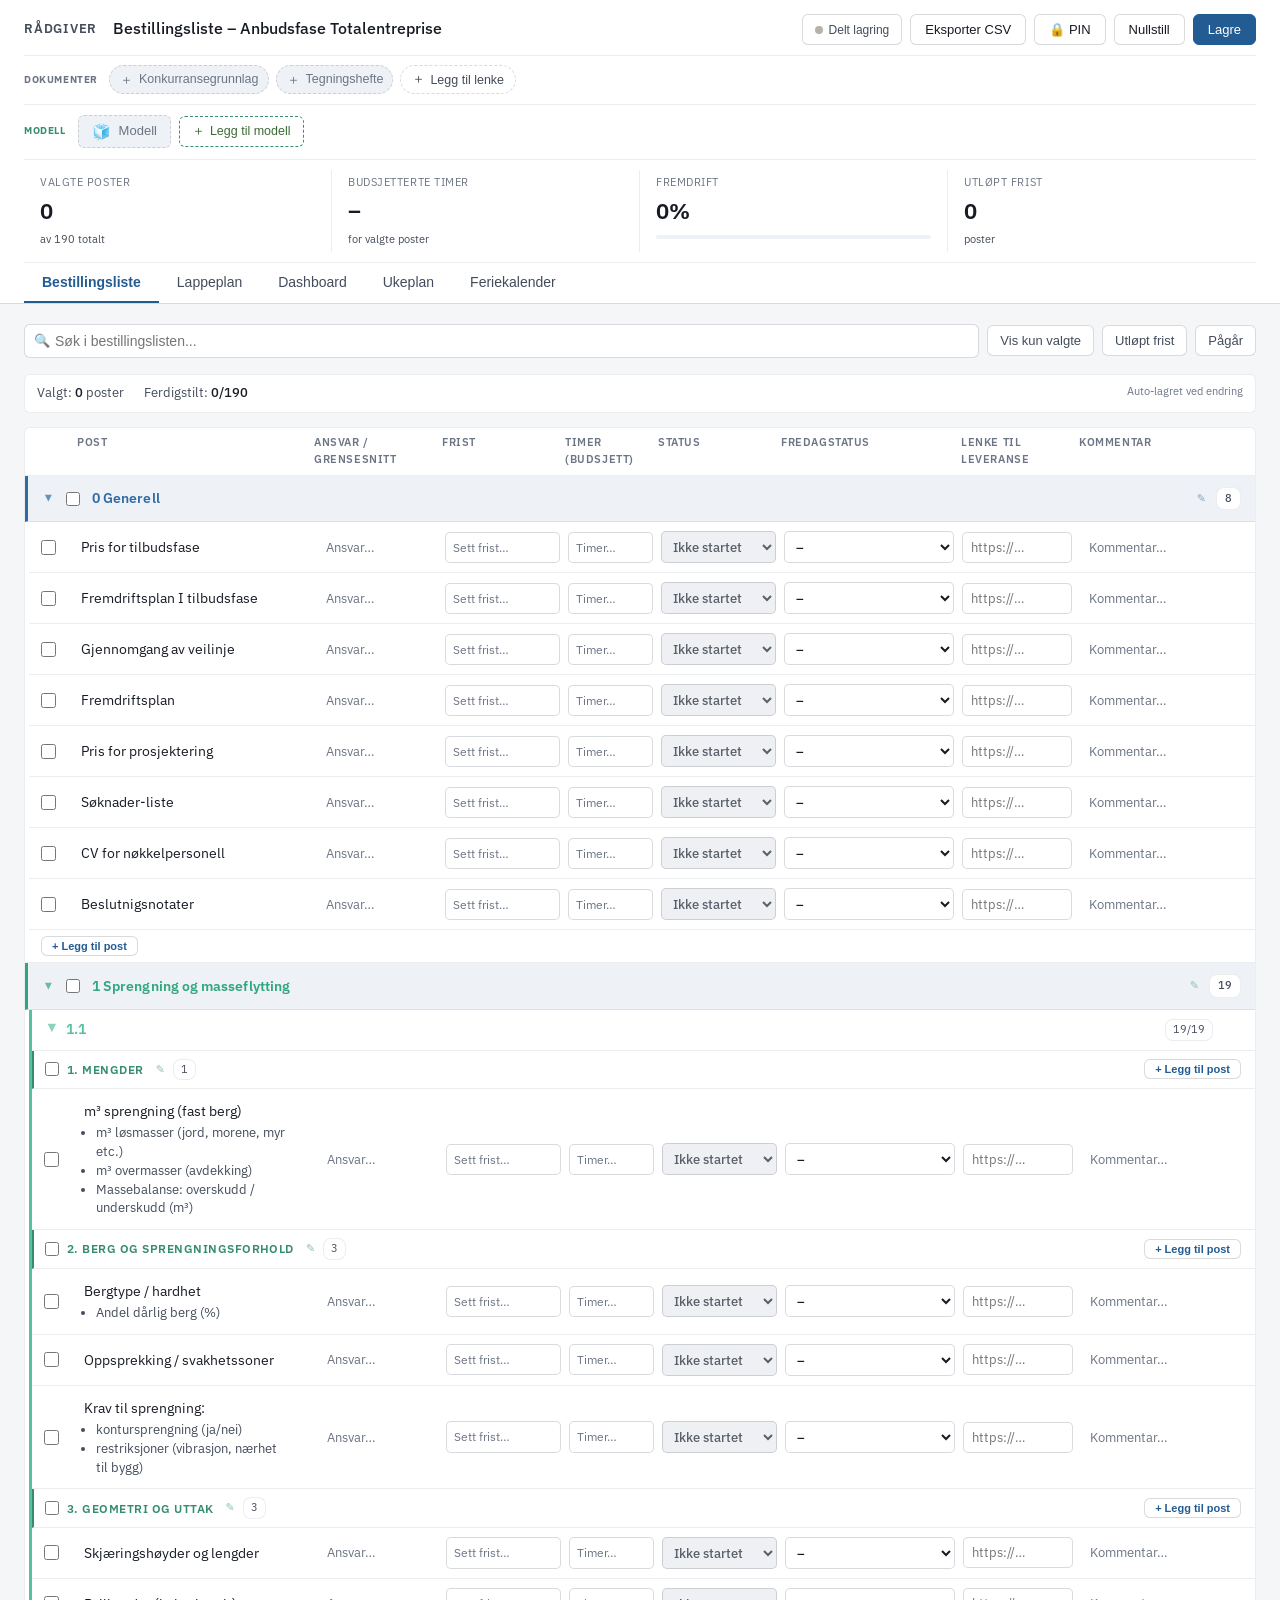
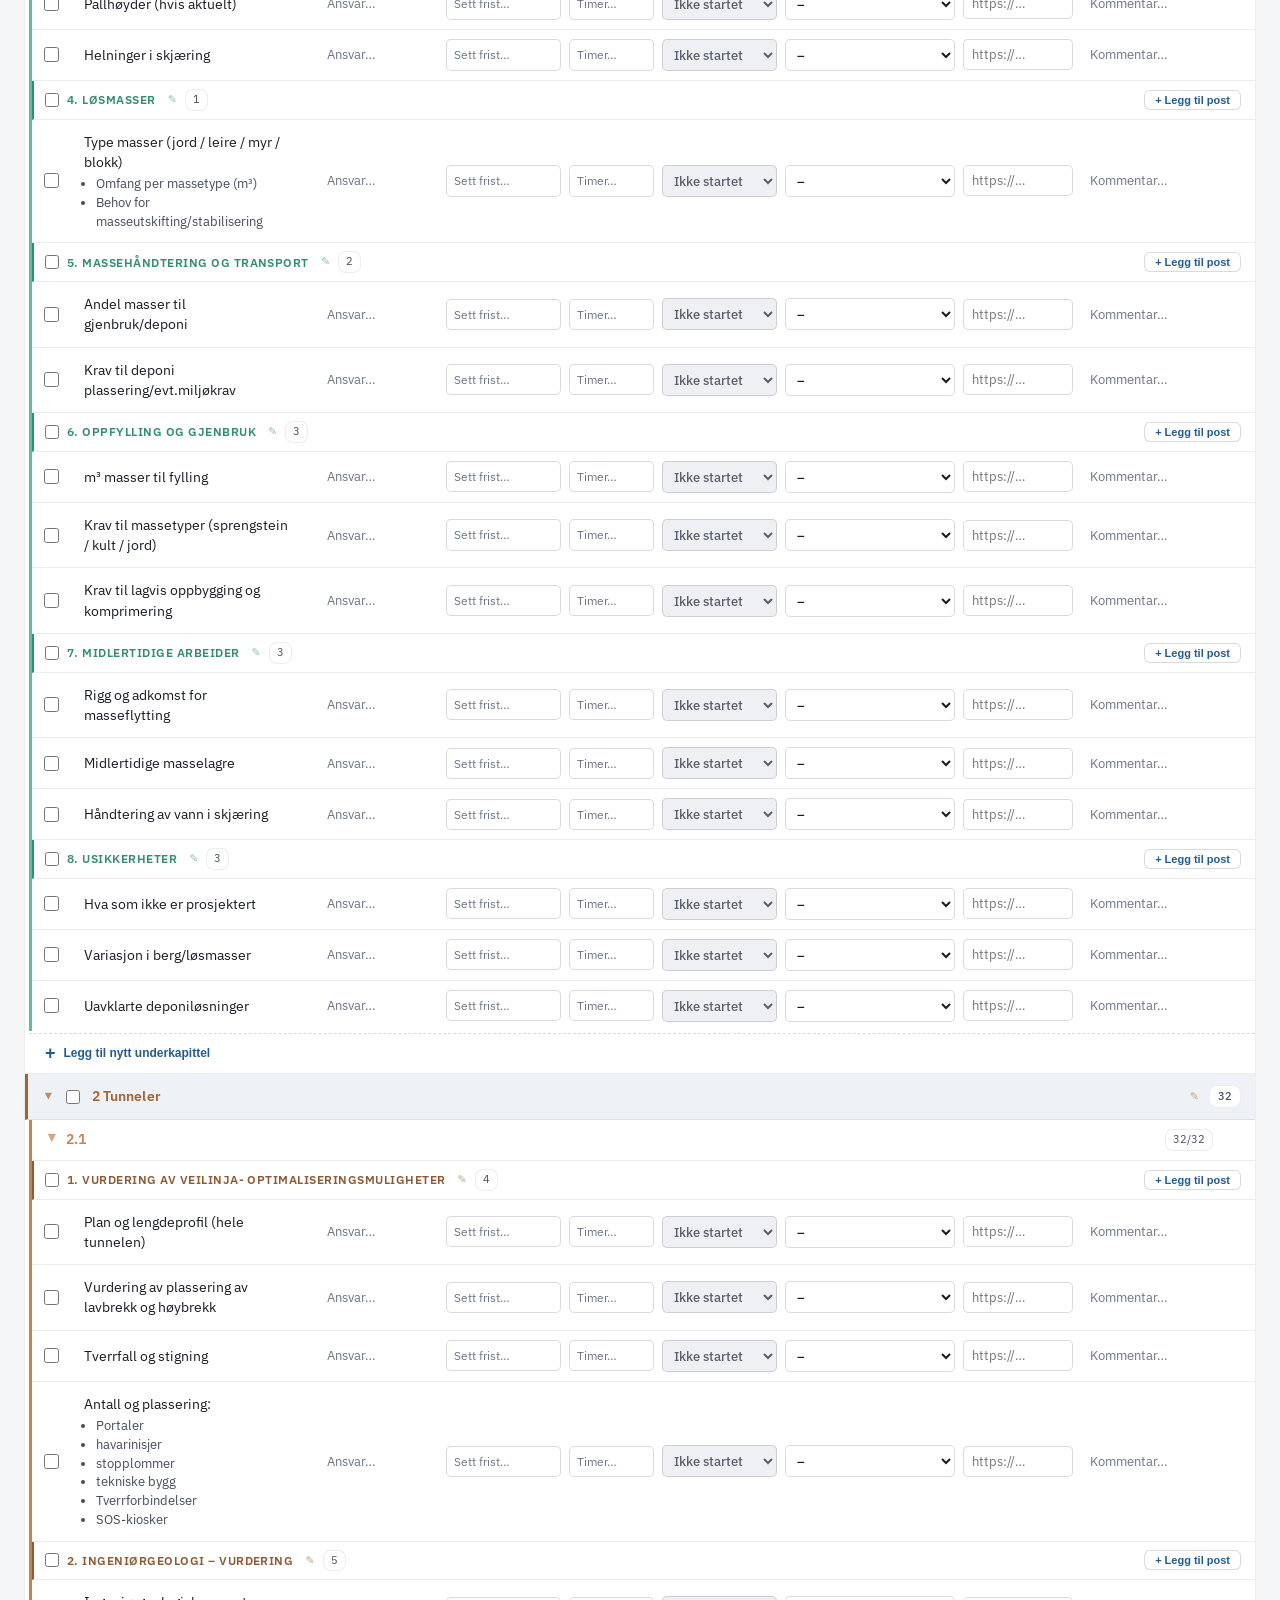
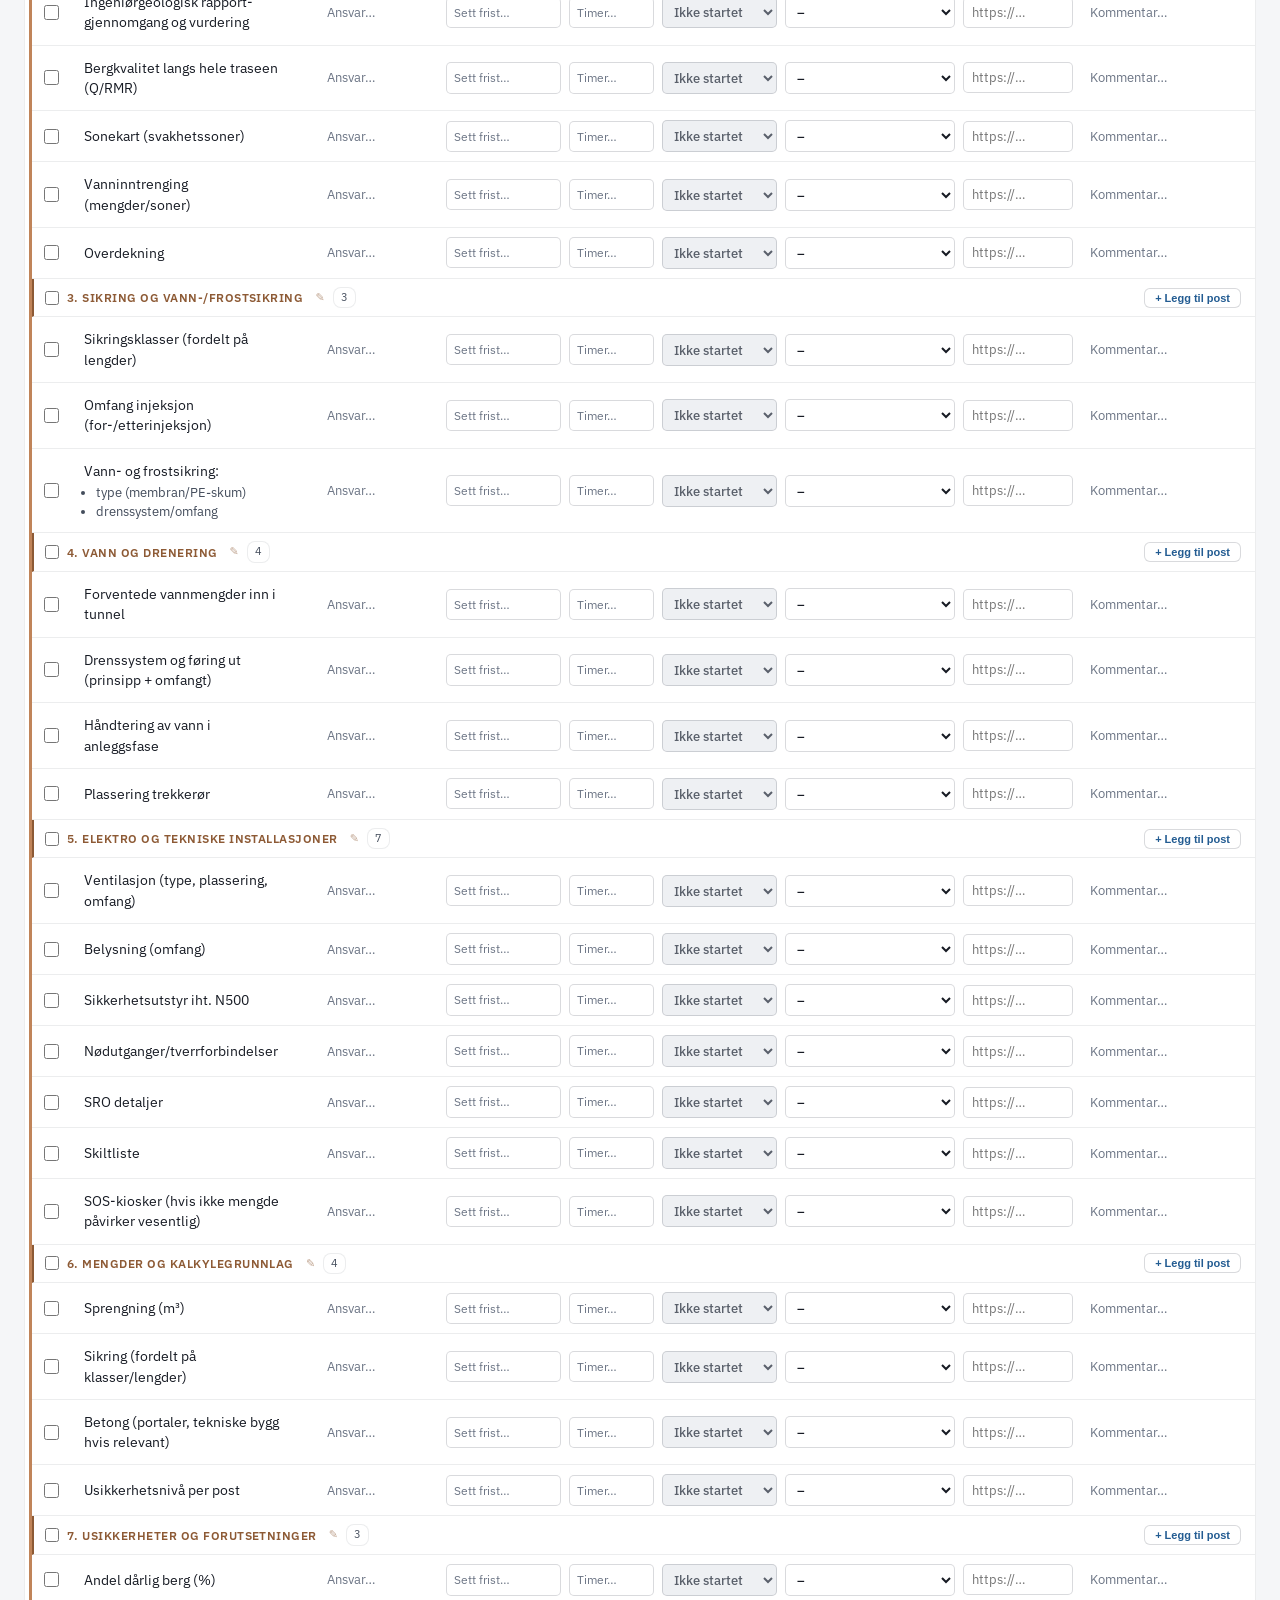
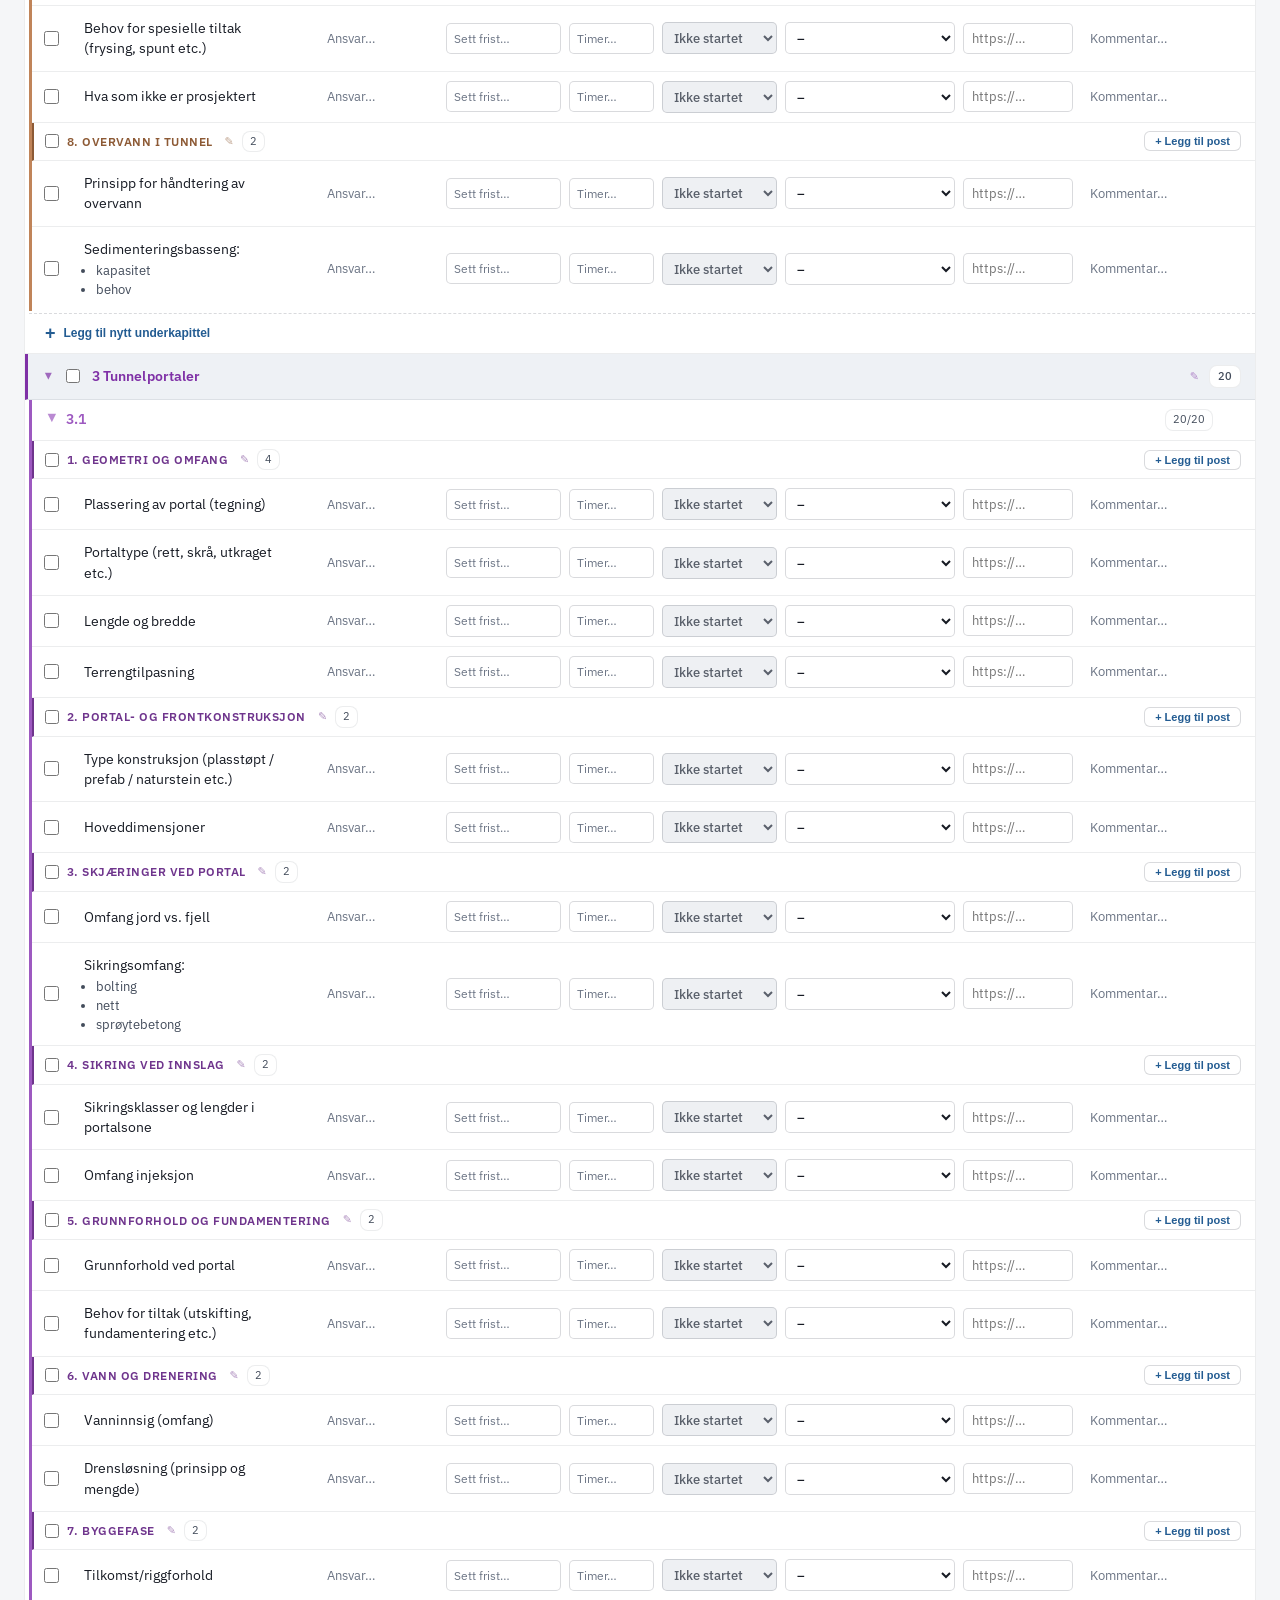
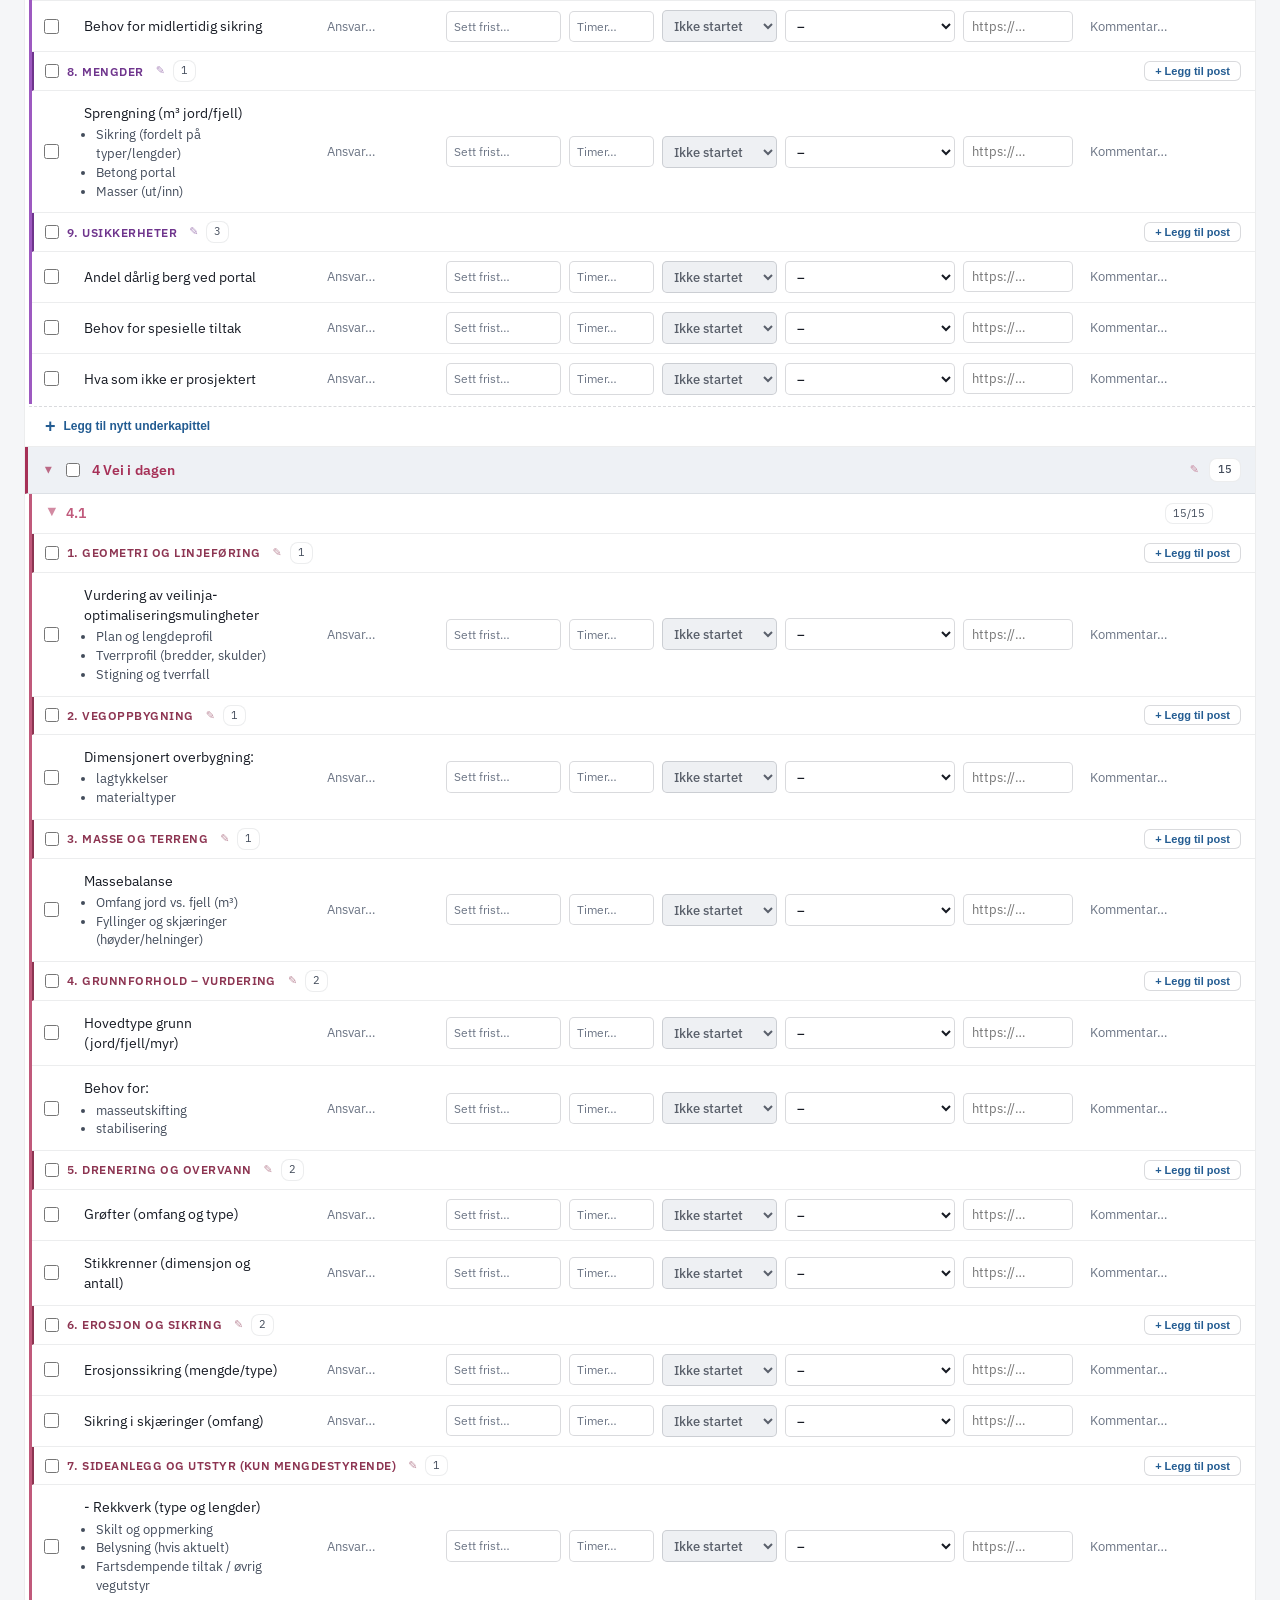
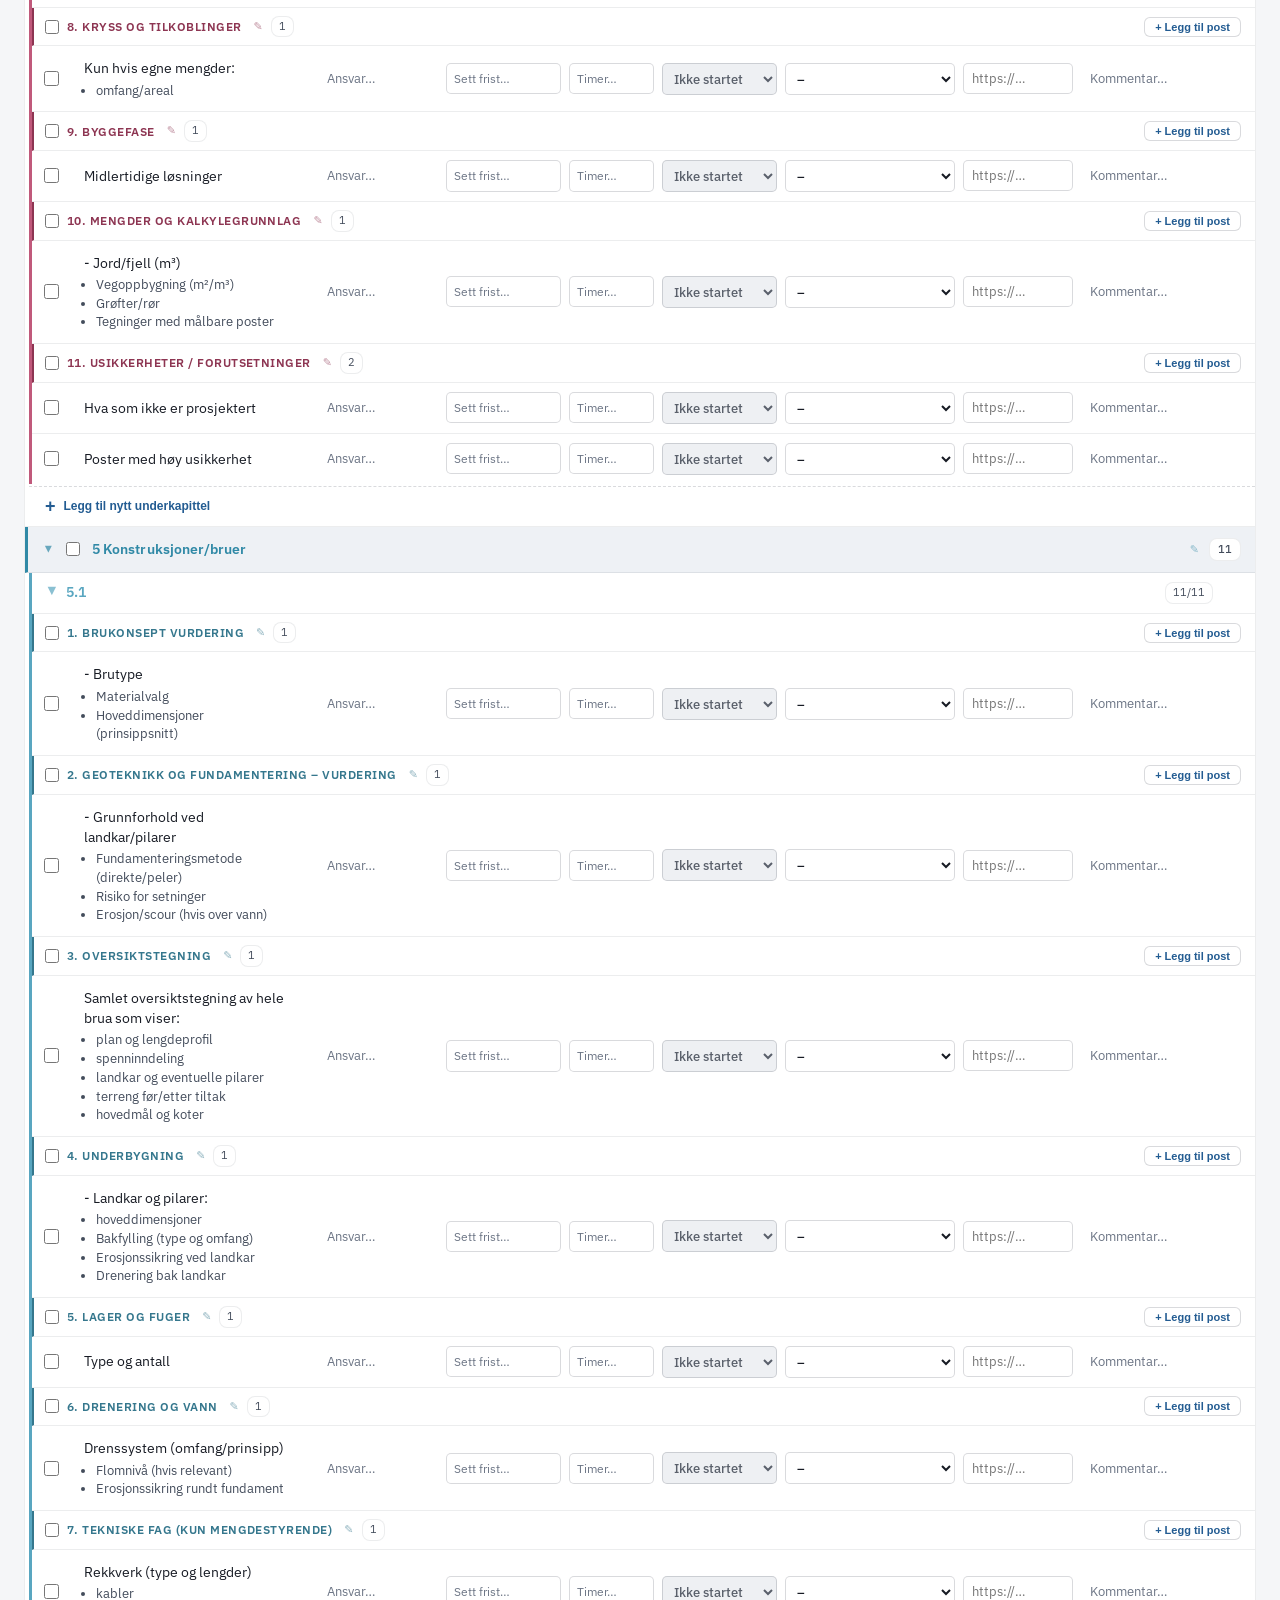
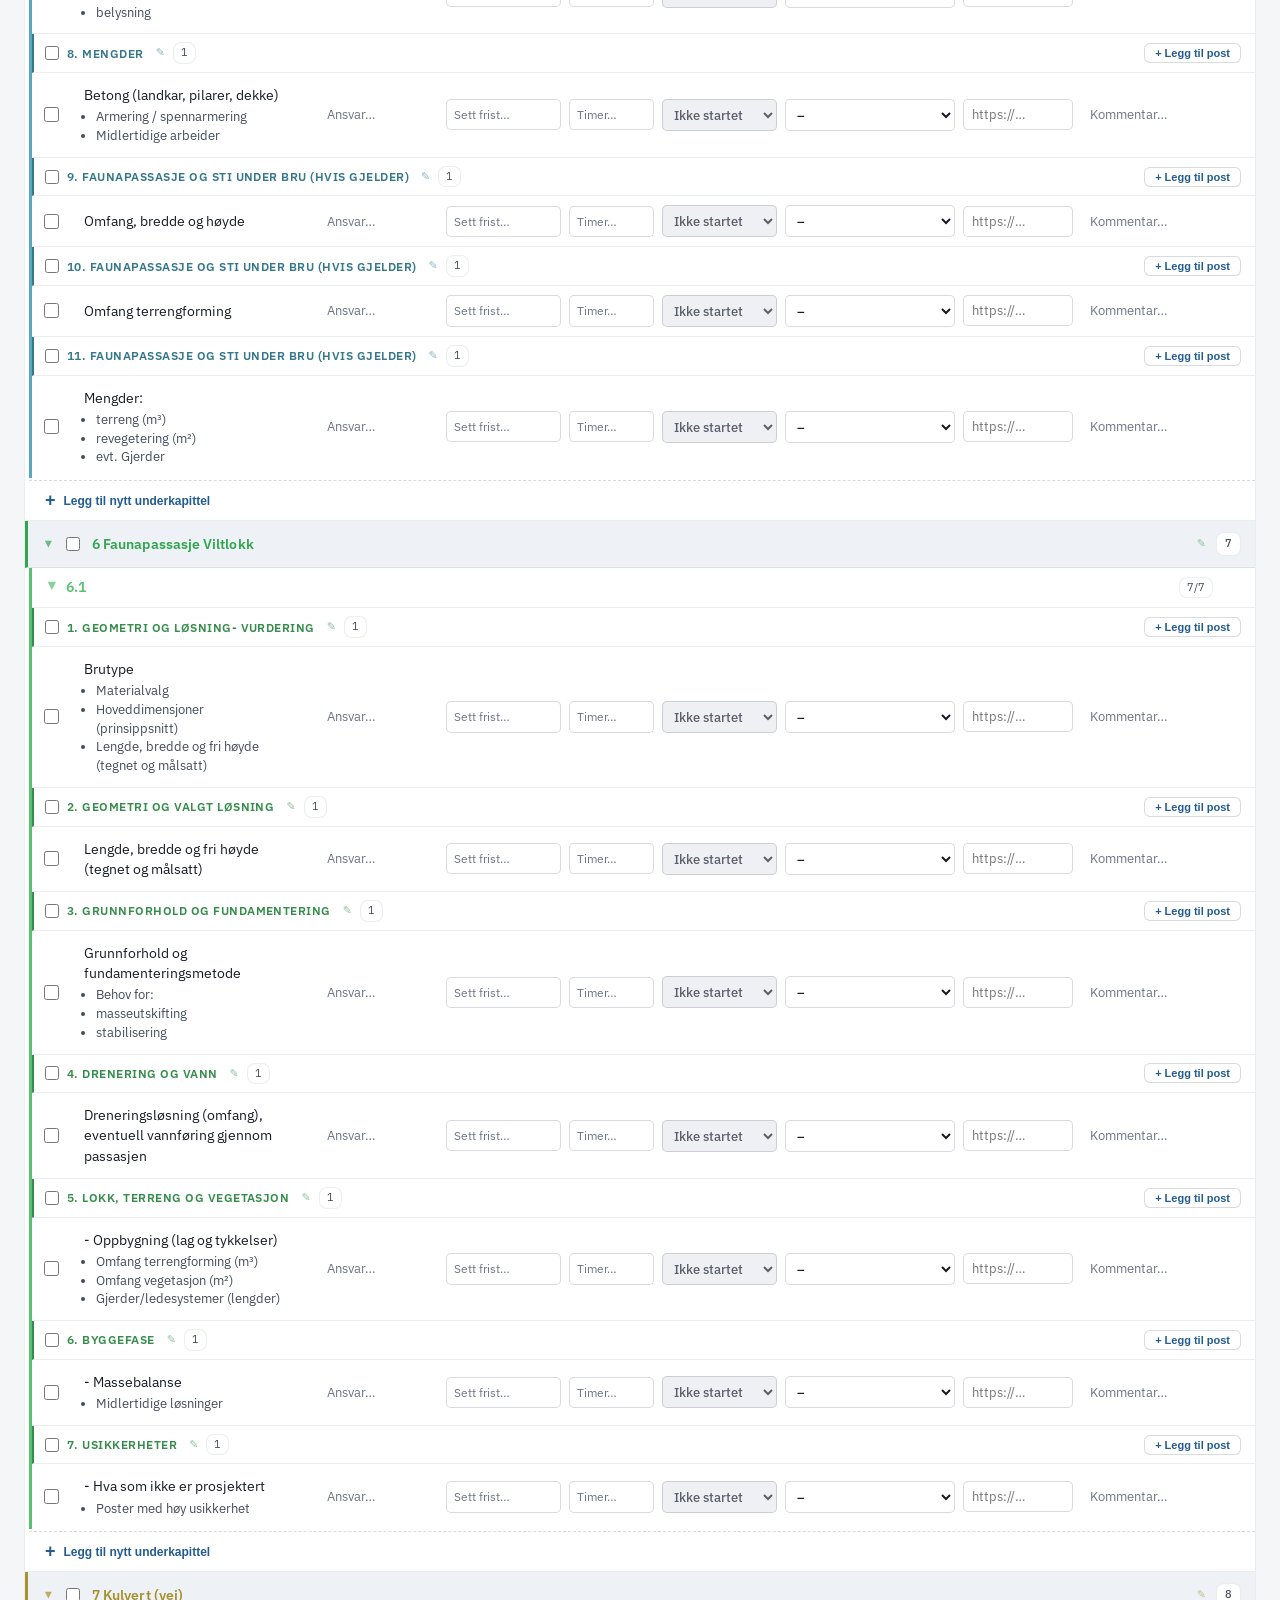
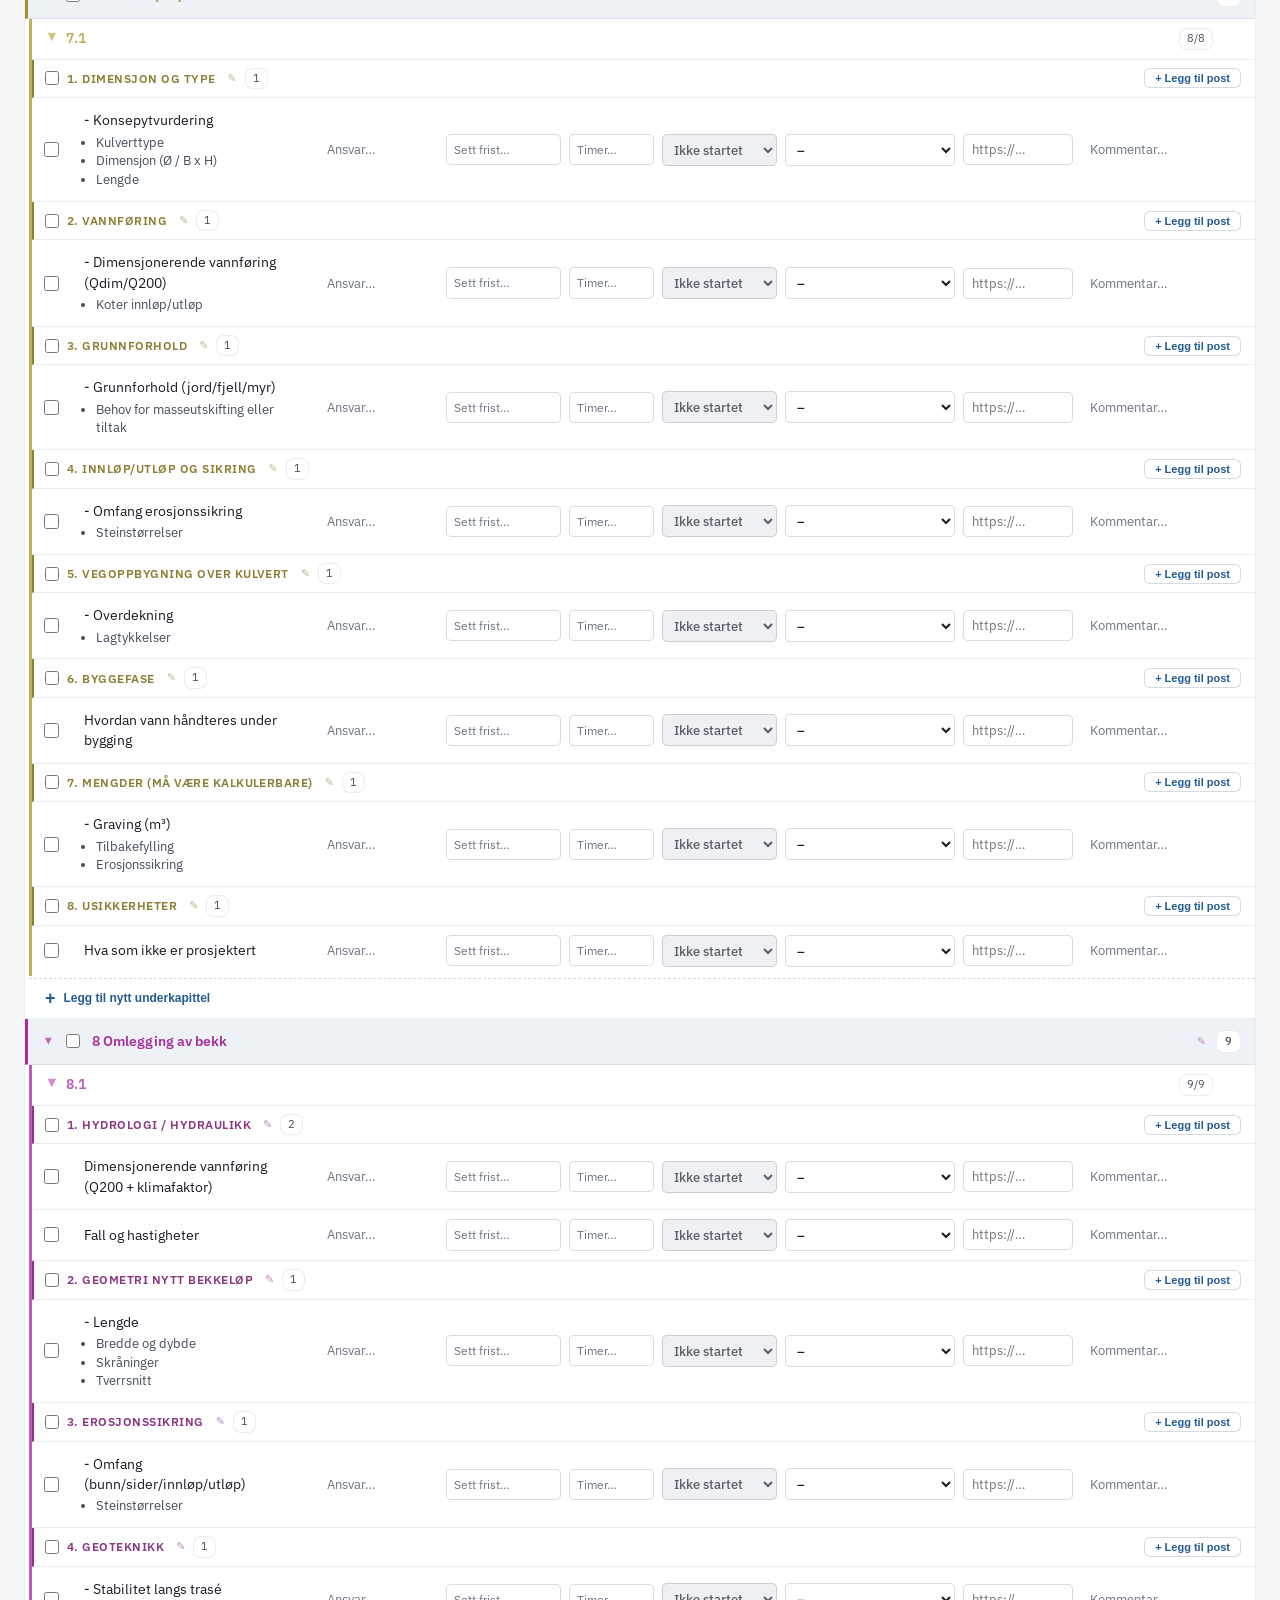
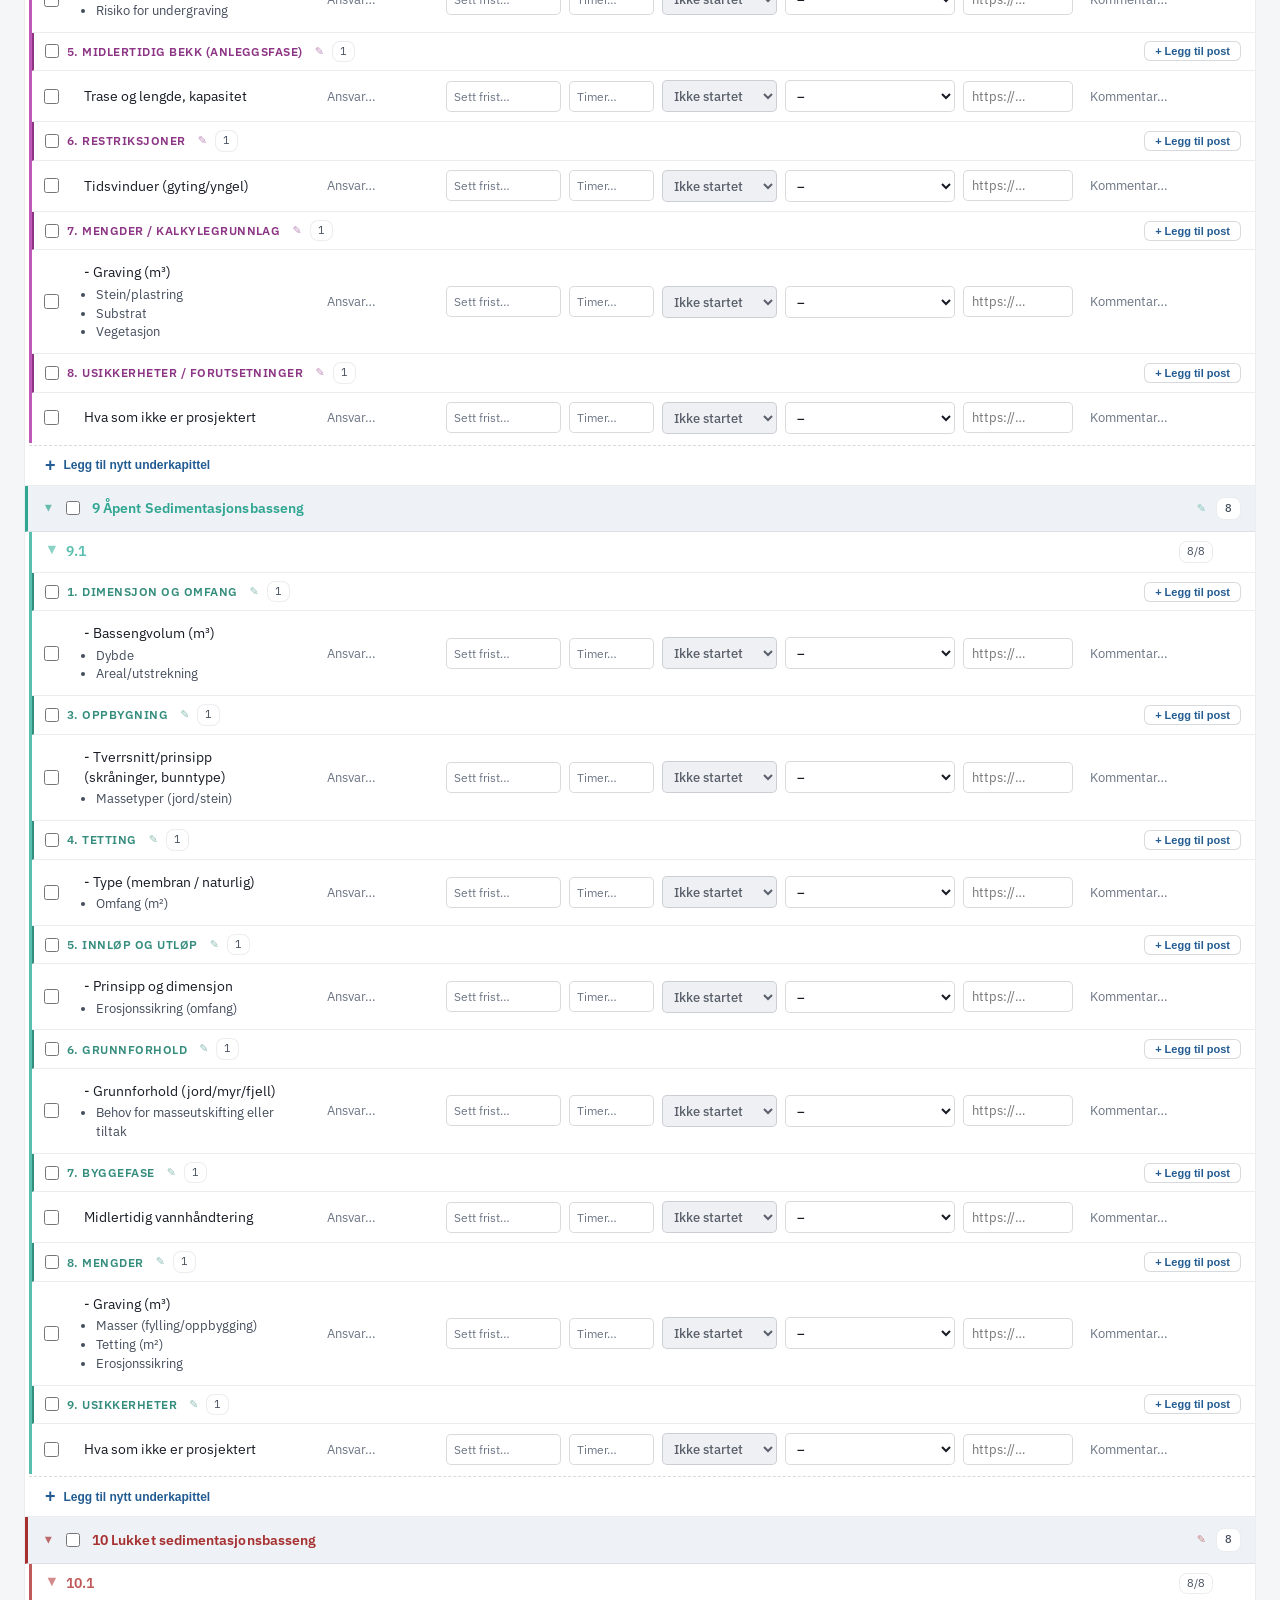
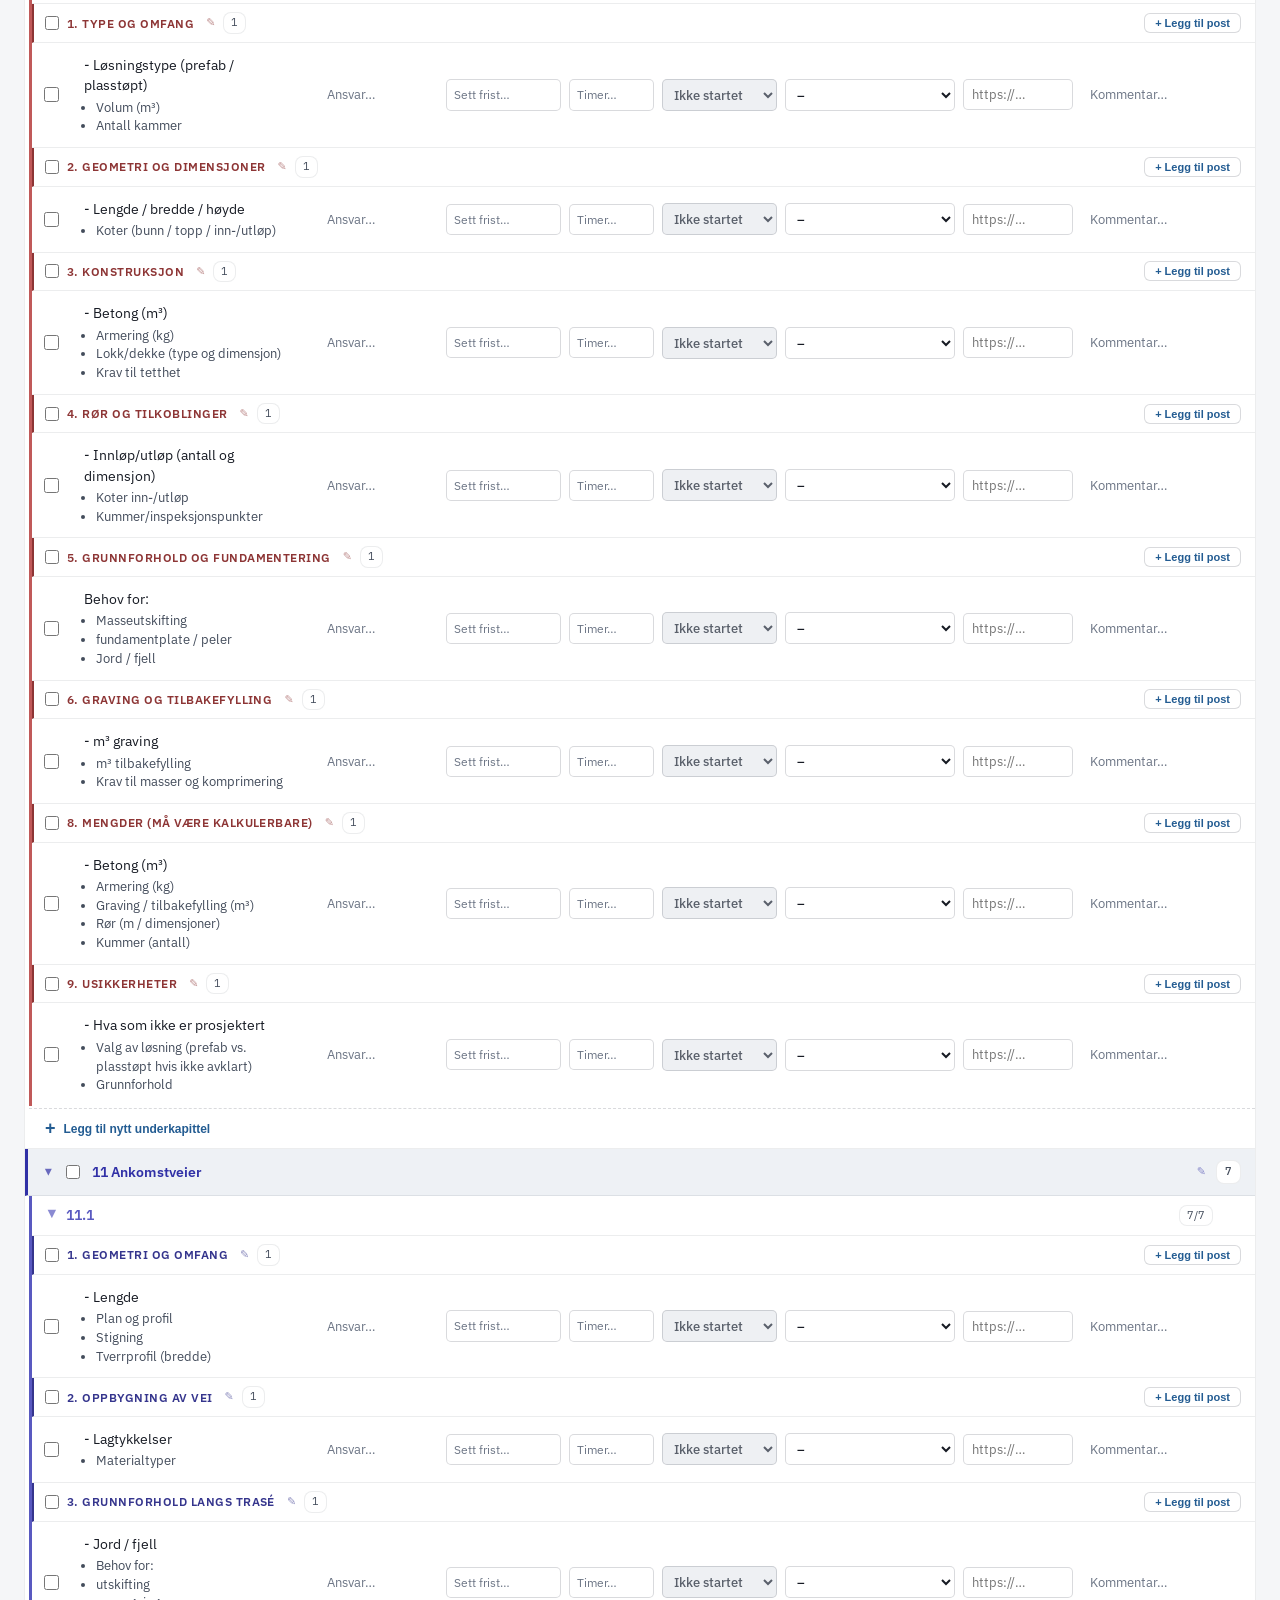
<file: index.html>
<!DOCTYPE html>
<html lang="no">
<head>
<meta charset="UTF-8">
<meta name="viewport" content="width=device-width, initial-scale=1.0">
<title>Bestillingsliste – Anbudsfase</title>
<link rel="preconnect" href="https://fonts.googleapis.com">
<link rel="preconnect" href="https://fonts.gstatic.com" crossorigin>
<link href="https://fonts.googleapis.com/css2?family=IBM+Plex+Sans:wght@400;500;600;700&family=IBM+Plex+Mono:wght@400;500&display=swap" rel="stylesheet">
<link rel="stylesheet" href="styles.css">

</head>
<body>

<header class="header">
  <div class="header-top">
    <span class="logo">Rådgiver</span>
    <span class="project-name" id="project-name" contenteditable="true" spellcheck="false" title="Klikk for å redigere" onblur="localStorage.setItem('projectName',this.textContent)" style="outline:none;cursor:text;border-bottom:1px dashed transparent;" onmouseover="this.style.borderBottomColor='var(--border2)'" onmouseout="this.style.borderBottomColor='transparent'" onkeydown="if(event.key==='Enter'){event.preventDefault();this.blur()}">Bestillingsliste – Anbudsfase Totalentreprise</span>
    <div class="header-actions">
      <button class="sp-btn" id="sp-btn" onclick="spOpenModal()"><div class="sp-dot" id="sp-dot"></div><span id="sp-label">Delt lagring</span></button>
      <button class="btn" onclick="exportCSV()">Eksporter CSV</button>
      <button class="btn" onclick="changePinFlow()">&#128274; PIN</button>
      <button class="btn" onclick="clearAll()">Nullstill</button>
      <button class="btn btn-primary" onclick="saveData()">Lagre</button>
    </div>
  </div>
  <div class="link-strip" id="link-strip"></div>
  <div class="model-strip" id="model-strip"></div>
  <div class="stats-bar" id="stats-bar"></div>
  <div class="tabs">
    <button class="tab active" id="tab-liste" onclick="switchTab('liste')">Bestillingsliste</button>
    <button class="tab" id="tab-kanban" onclick="switchTab('kanban')">Lappeplan</button>
    <button class="tab" id="tab-dashboard" onclick="switchTab('dashboard')">Dashboard</button>
    <button class="tab" id="tab-ukeplan" onclick="switchTab('ukeplan')">Ukeplan</button>
    <button class="tab" id="tab-ferie" onclick="switchTab('ferie')">Feriekalender</button>
    
  </div>
</header>

<main class="main">
  <div id="panel-liste">
    <div class="filter-bar">
      <div class="search-wrap">
        <span class="search-icon">🔍</span>
        <input class="search-input" type="text" id="search" placeholder="Søk i bestillingslisten..." oninput="render()">
      </div>
      <button class="filter-btn" id="f-valgte" onclick="toggleFilter('valgte')">Vis kun valgte</button>
      <button class="filter-btn" id="f-frist" onclick="toggleFilter('frist')">Utløpt frist</button>
      <button class="filter-btn" id="f-pågår" onclick="toggleFilter('pågår')">Pågår</button>
    </div>
    <div class="summary" id="summary-bar"></div>
    <div class="col-headers">
      <span class="ch"></span>
      <span class="ch">Post</span>
      <span class="ch">Ansvar / grensesnitt</span>
      <span class="ch">Frist</span>
      <span class="ch">Timer (budsjett)</span>
      <span class="ch">Status</span>
      <span class="ch">Fredagstatus</span>
      <span class="ch">Lenke til leveranse</span>
      <span class="ch">Kommentar</span>
    </div>
    <div id="list-area"></div>
  </div>
  <div id="panel-kanban" style="display:none">
    <div class="kanban-sub-tabs">
      <button class="ksub-tab active" id="ksub-tidslinje" onclick="switchKanbanView('tidslinje')">Tidslinje</button>
      <button class="ksub-tab" id="ksub-brett" onclick="switchKanbanView('brett')">Statusbrett</button>
    </div>
    <div id="kview-tidslinje">
      <div class="tl-info" id="tl-info"></div>
      <div class="tl-scroll-wrap">
        <div id="tl-area"></div>
      </div>
    </div>
    <div id="kview-brett" style="display:none">
      <div class="kanban-wrap">
        <div class="kanban" id="kanban-area"></div>
      </div>
    </div>
  </div>
  <div id="panel-dashboard" style="display:none">
    <div class="dash-grid" id="dash-area"></div>
  </div>
  <div id="panel-ukeplan" style="display:none">
    <div class="uk-toolbar">
      <span class="uk-info" id="uk-info">Velg poster med frist for å vise dem i ukeplanen.</span>
      <div class="uk-legend" id="uk-legend"></div>
    </div>
    <div class="uk-scroll">
      <div class="uk-board" id="uk-board"></div>
    </div>
  </div>
  <div id="panel-ferie" style="display:none">
    <div class="vac-toolbar">
      <div class="vac-stats" id="vac-stats"></div>
    </div>
    <div class="vac-add-form">
      <div class="vac-field">
        <label>Navn</label>
        <input type="text" id="vac-name" placeholder="Ditt navn" onkeydown="if(event.key==='Enter')vacAdd()">
      </div>
      <div class="vac-field">
        <label>Fra dato</label>
        <input type="date" id="vac-from">
      </div>
      <div class="vac-field">
        <label>Til dato</label>
        <input type="date" id="vac-to">
      </div>
      <div class="vac-field">
        <label>Notat (valgfritt)</label>
        <input type="text" id="vac-note" placeholder="Skiferie, kurs, foreldrepermisjon …" onkeydown="if(event.key==='Enter')vacAdd()">
      </div>
      <button class="vac-add-btn" onclick="vacAdd()">+ Legg til</button>
    </div>
    <div class="vac-timeline-wrap">
      <div class="vac-timeline-controls">
        <button class="vac-tl-btn" onclick="vacShiftStart(-14)">‹‹ 2 uker</button>
        <button class="vac-tl-btn" onclick="vacShiftStart(-7)">‹ Uke</button>
        <button class="vac-tl-btn" onclick="vacResetStart()">I dag</button>
        <button class="vac-tl-btn" onclick="vacShiftStart(7)">Uke ›</button>
        <button class="vac-tl-btn" onclick="vacShiftStart(14)">2 uker ››</button>
        <span id="vac-tl-range" style="margin-left:auto;font-weight:600;color:var(--text)"></span>
      </div>
      <div id="vac-timeline"></div>
    </div>
    <div class="vac-list-wrap">
      <div class="vac-list-title">Alle registrerte ferier</div>
      <table class="vac-table">
        <thead>
          <tr>
            <th class="vac-col-name">Navn</th>
            <th class="vac-col-date">Fra</th>
            <th class="vac-col-date">Til</th>
            <th class="vac-col-days">Dager</th>
            <th>Notat</th>
            <th class="vac-col-actions"></th>
          </tr>
        </thead>
        <tbody id="vac-tbody"></tbody>
      </table>
    </div>
  </div>
</main>
<div class="pin-overlay" id="pin-overlay">
  <div class="pin-modal">
    <div class="pin-title" id="pin-title">PIN-kode kreves</div>
    <div class="pin-sub" id="pin-sub">Kun autoriserte brukere kan endre frist og timer.</div>
    <div class="pin-dots" id="pin-dots">
      <div class="pin-dot" id="pd0"></div><div class="pin-dot" id="pd1"></div>
      <div class="pin-dot" id="pd2"></div><div class="pin-dot" id="pd3"></div>
    </div>
    <div class="pin-error-msg" id="pin-error"></div>
    <div class="pin-keypad">
      <button class="pin-key" onclick="pinKey('1')">1</button>
      <button class="pin-key" onclick="pinKey('2')">2</button>
      <button class="pin-key" onclick="pinKey('3')">3</button>
      <button class="pin-key" onclick="pinKey('4')">4</button>
      <button class="pin-key" onclick="pinKey('5')">5</button>
      <button class="pin-key" onclick="pinKey('6')">6</button>
      <button class="pin-key" onclick="pinKey('7')">7</button>
      <button class="pin-key" onclick="pinKey('8')">8</button>
      <button class="pin-key" onclick="pinKey('9')">9</button>
      <div></div>
      <button class="pin-key" onclick="pinKey('0')">0</button>
      <button class="pin-key del" onclick="pinKey('del')">&#9003;</button>
    </div>
    <button class="pin-cancel" onclick="pinCancel()">Avbryt</button>
  </div>
</div>
<div id="toast" style="position:fixed;bottom:24px;right:24px;background:var(--text);color:var(--bg);font-size:13px;padding:10px 18px;border-radius:6px;opacity:0;transform:translateY(8px);transition:opacity .2s,transform .2s;pointer-events:none;z-index:999"></div>

  

  
 
  

<script src="app.js"></script>


<div class="link-overlay" id="link-overlay">
  <div class="link-modal">
    <h2 id="link-edit-title">Ny lenke</h2>
    <p>Lim inn en lenke til f.eks. konkurransegrunnlaget, tegningsheftet eller andre dokumenter. Lenken åpnes i ny fane.</p>
    <div class="link-field">
      <label>Navn</label>
      <input type="text" id="link-edit-label" placeholder="F.eks. Konkurransegrunnlag" onkeydown="if(event.key==='Enter'){event.preventDefault();document.getElementById('link-edit-url').focus();}">
    </div>
    <div class="link-field">
      <label>Lenke (URL)</label>
      <input type="text" id="link-edit-url" placeholder="https://..." onkeydown="if(event.key==='Enter'){event.preventDefault();linkSaveEditor();}">
    </div>
    <div class="link-modal-actions">
      <button class="link-del-btn" id="link-del-btn" onclick="linkDeleteCurrent()" style="display:none">Slett</button>
      <span class="spacer"></span>
      <button class="btn" onclick="linkCloseEditor()">Avbryt</button>
      <button class="btn btn-primary" onclick="linkSaveEditor()">Lagre</button>
    </div>
  </div>
</div>

<div class="sp-overlay" id="sp-overlay">
  <div class="sp-modal">
    <h2>&#9729;&#65039; Delt lagring</h2>
    <p>Koble denne kopien til en egen JSONBin. Hver kopi p&#229; ulike SharePoint-sider har sin egen JSONBin og egne data &#8212; de er ikke synkroniserte med hverandre.</p>

    <div id="sp-setup-area">
      <div class="sp-field">
        <label>JSONBin &ndash; Bin ID</label>
        <input id="sp-bin-id" type="text" placeholder="f.eks. 69f846c1aaba8821976b6514" autocomplete="off">
        <div class="sp-hint">Finn denne p&#229; jsonbin.io under Bins</div>
      </div>
      <div class="sp-field">
        <label>JSONBin API Key</label>
        <input id="sp-api-key" type="password" placeholder="Skriv inn din API Key" autocomplete="off">
        <div class="sp-hint">API-n&#248;kkelen lagres bare for den aktive nettleser&#248;kten.</div>
      </div>
    </div>

    <div class="sp-interval-row">
      <span>Hent endringer hvert</span>
      <input type="number" id="sp-interval" min="10" max="300" value="20">
      <span>sekunder</span>
    </div>

    <div class="sp-status" id="sp-status">Ikke konfigurert. Fyll inn Bin ID og API Key for å aktivere delt lagring i denne nettleserøkten.</div>

    <div class="sp-btns">
      <button class="btn btn-primary" id="sp-connect-btn" onclick="spConnect()">Koble til</button>
      <button class="btn" id="sp-push-btn"  onclick="spPush()" style="display:none">Last opp n&#229;</button>
      <button class="btn" id="sp-pull-btn"  onclick="spPull()" style="display:none">Hent n&#229;</button>
      <button class="btn" id="sp-disc-btn"  onclick="spDisconnect()" style="display:none">Koble fra</button>
      <button class="btn" onclick="spCloseModal()">Lukk</button>
    </div>

    <hr class="sp-divider">
    <div style="font-size:11px;color:var(--text3);line-height:1.8">
      <strong style="color:var(--text2)">Slik setter du opp en ny kopi:</strong><br>
      1. Gå til <strong>jsonbin.io</strong> og opprett en gratis konto<br>
      2. Klikk <strong>Bins &rarr; Create a Bin</strong>, skriv <code>{}</code>, lagre<br>
      3. Kopier <strong>Bin ID</strong> og <strong>API Key</strong> hit<br>
      4. Klikk <strong>Koble til</strong> &mdash; ferdig!
    </div>
  </div>
</div>


<div id="ukmodal-overlay" style="display:none;position:fixed;inset:0;background:rgba(0,0,0,.5);z-index:800;align-items:center;justify-content:center">
  <div style="background:var(--surface);border:0.5px solid var(--border2);border-radius:var(--radius);padding:28px 32px;width:380px;max-width:95vw;box-shadow:0 16px 48px rgba(0,0,0,.25)">
    <h2 id="ukmodal-title" style="font-size:15px;font-weight:700;color:var(--text);margin:0 0 6px">Nytt underkapittel</h2>
    <p style="font-size:12px;color:var(--text2);line-height:1.5;margin:0 0 16px">Gi underkapittelet et navn. Alle delkapitler og oppgaver fra kapitlet kopieres inn.</p>
    <input id="ukmodal-input" type="text" placeholder="f.eks. 2.1 Eigårastunnel" style="width:100%;box-sizing:border-box;font-size:13px;padding:9px 11px;border:0.5px solid var(--border2);border-radius:var(--radius-sm);background:var(--bg);color:var(--text);outline:none;font-family:inherit;margin-bottom:16px">
    <div style="display:flex;gap:8px">
      <button class="btn btn-primary" onclick="ukModalConfirm()" style="flex:1">Legg til</button>
      <button class="btn" onclick="ukModalCancel()" style="flex:1">Avbryt</button>
    </div>
  </div>
</div>

</body>
</html>
</file>
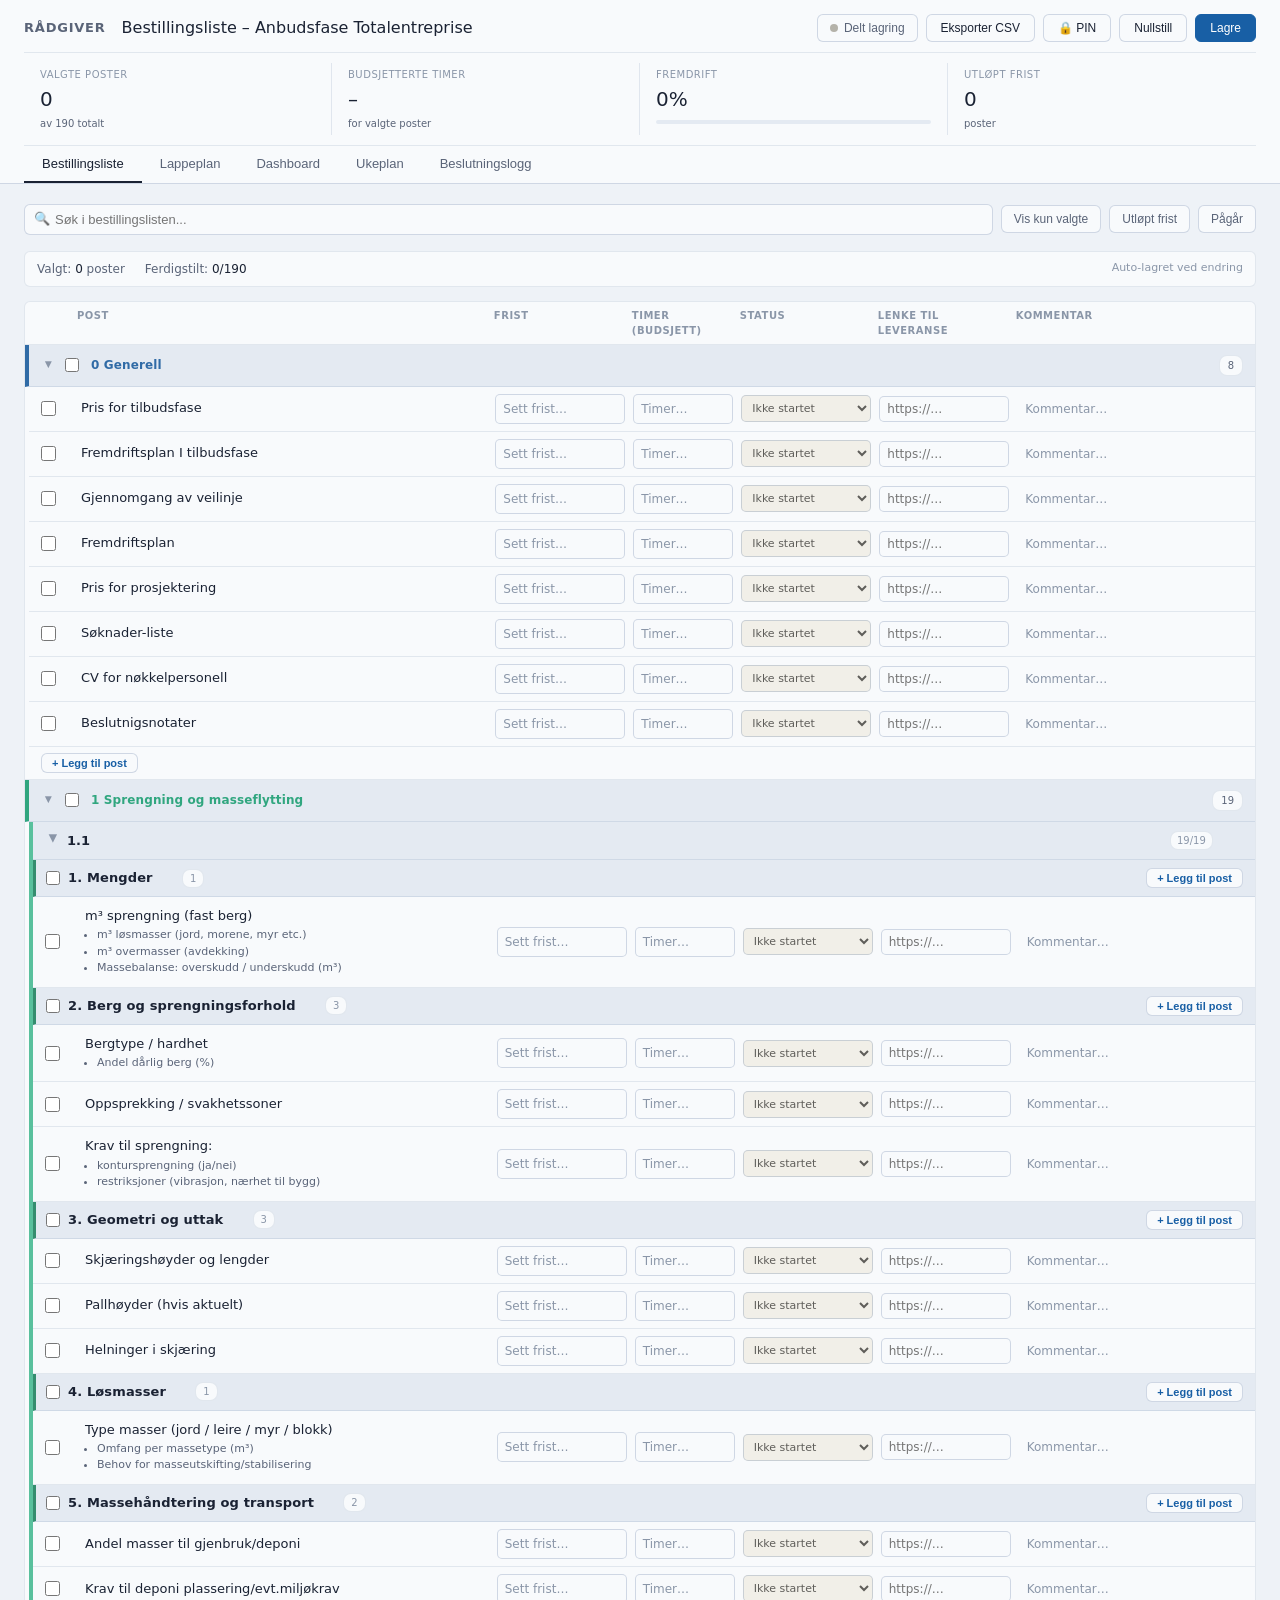
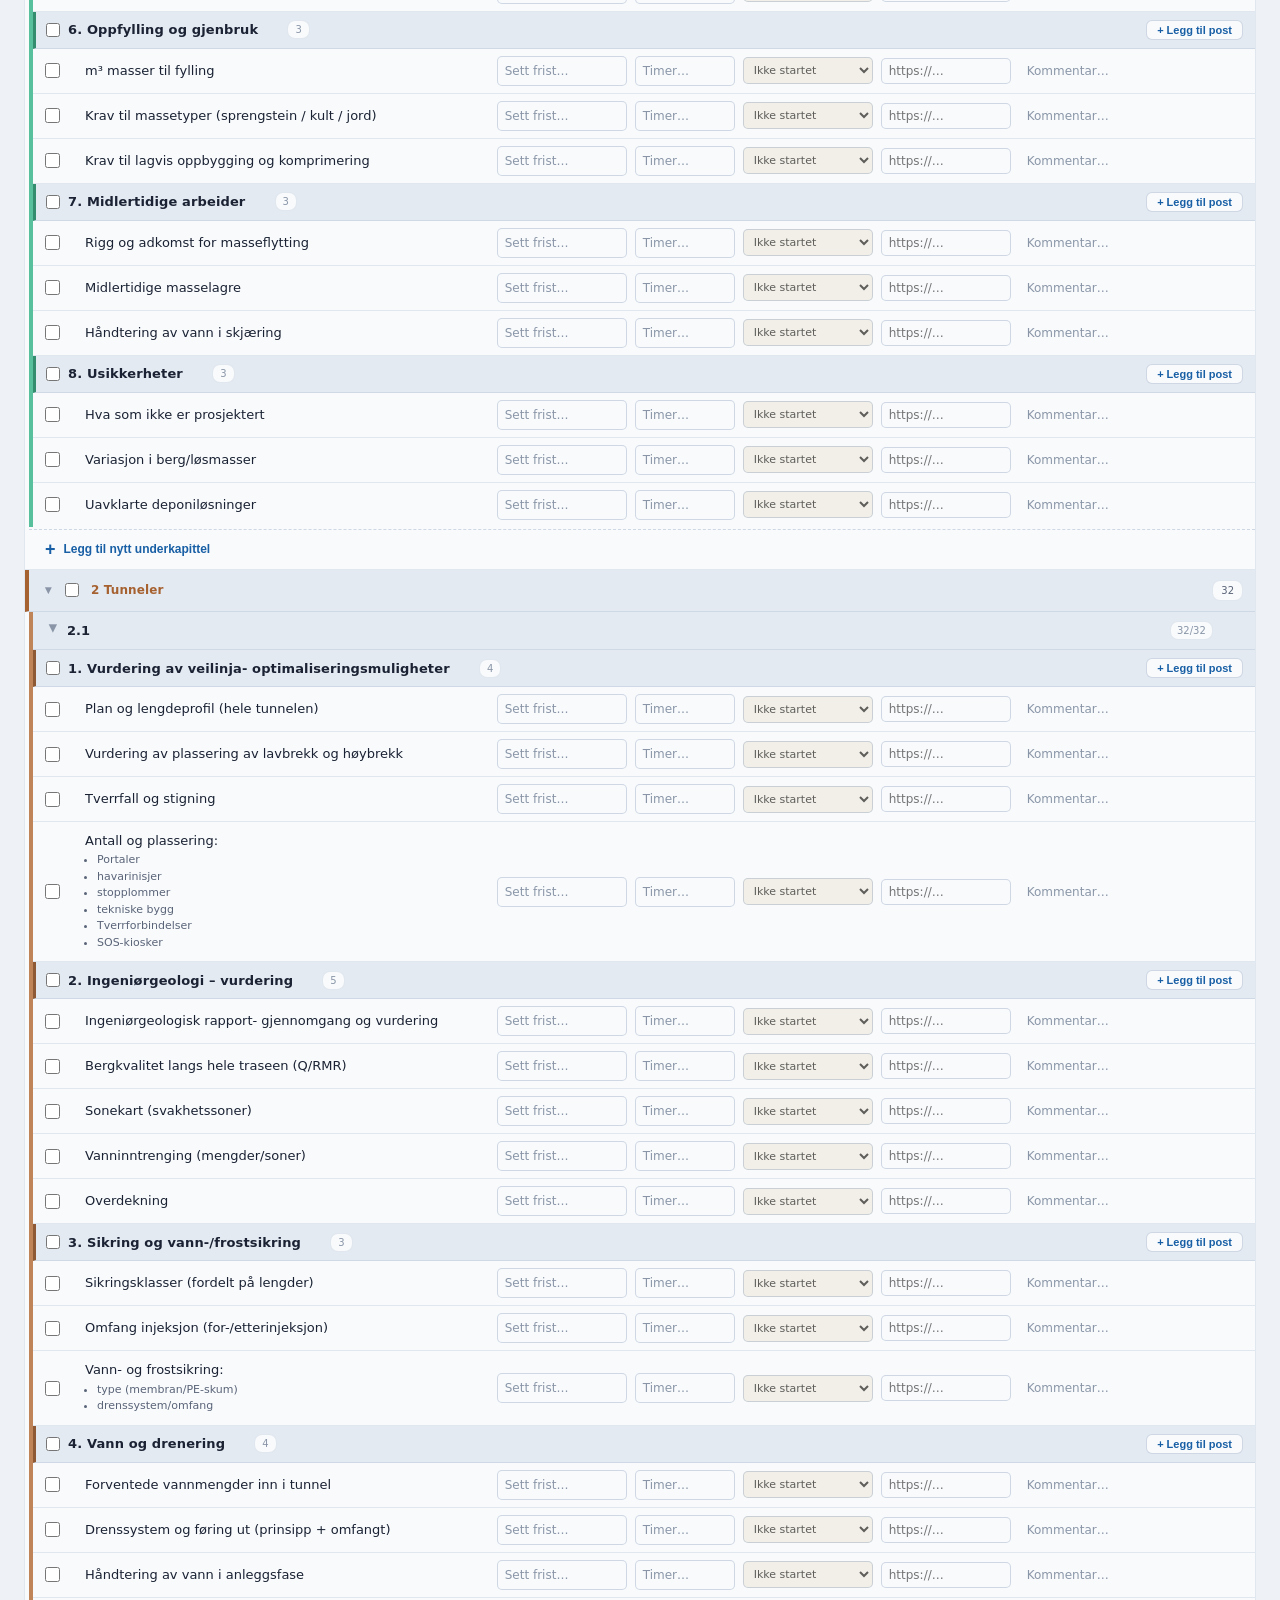
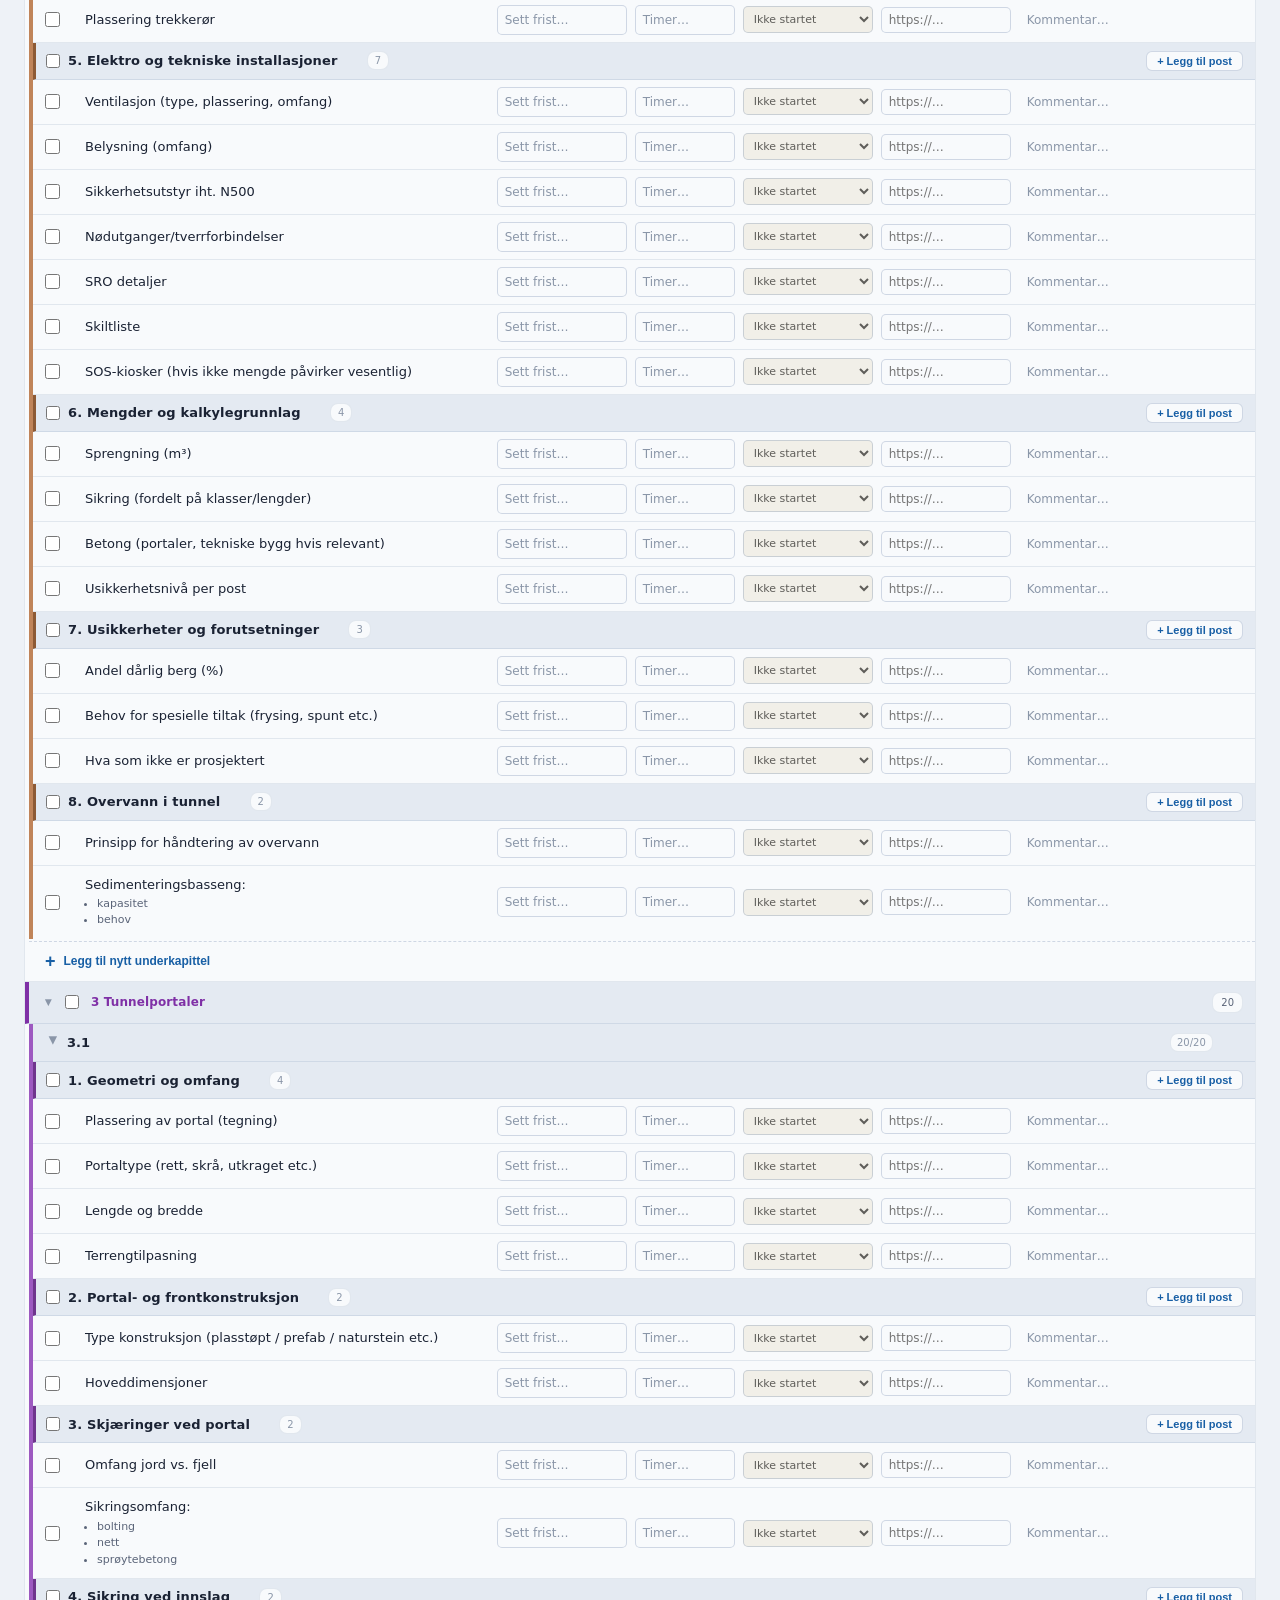
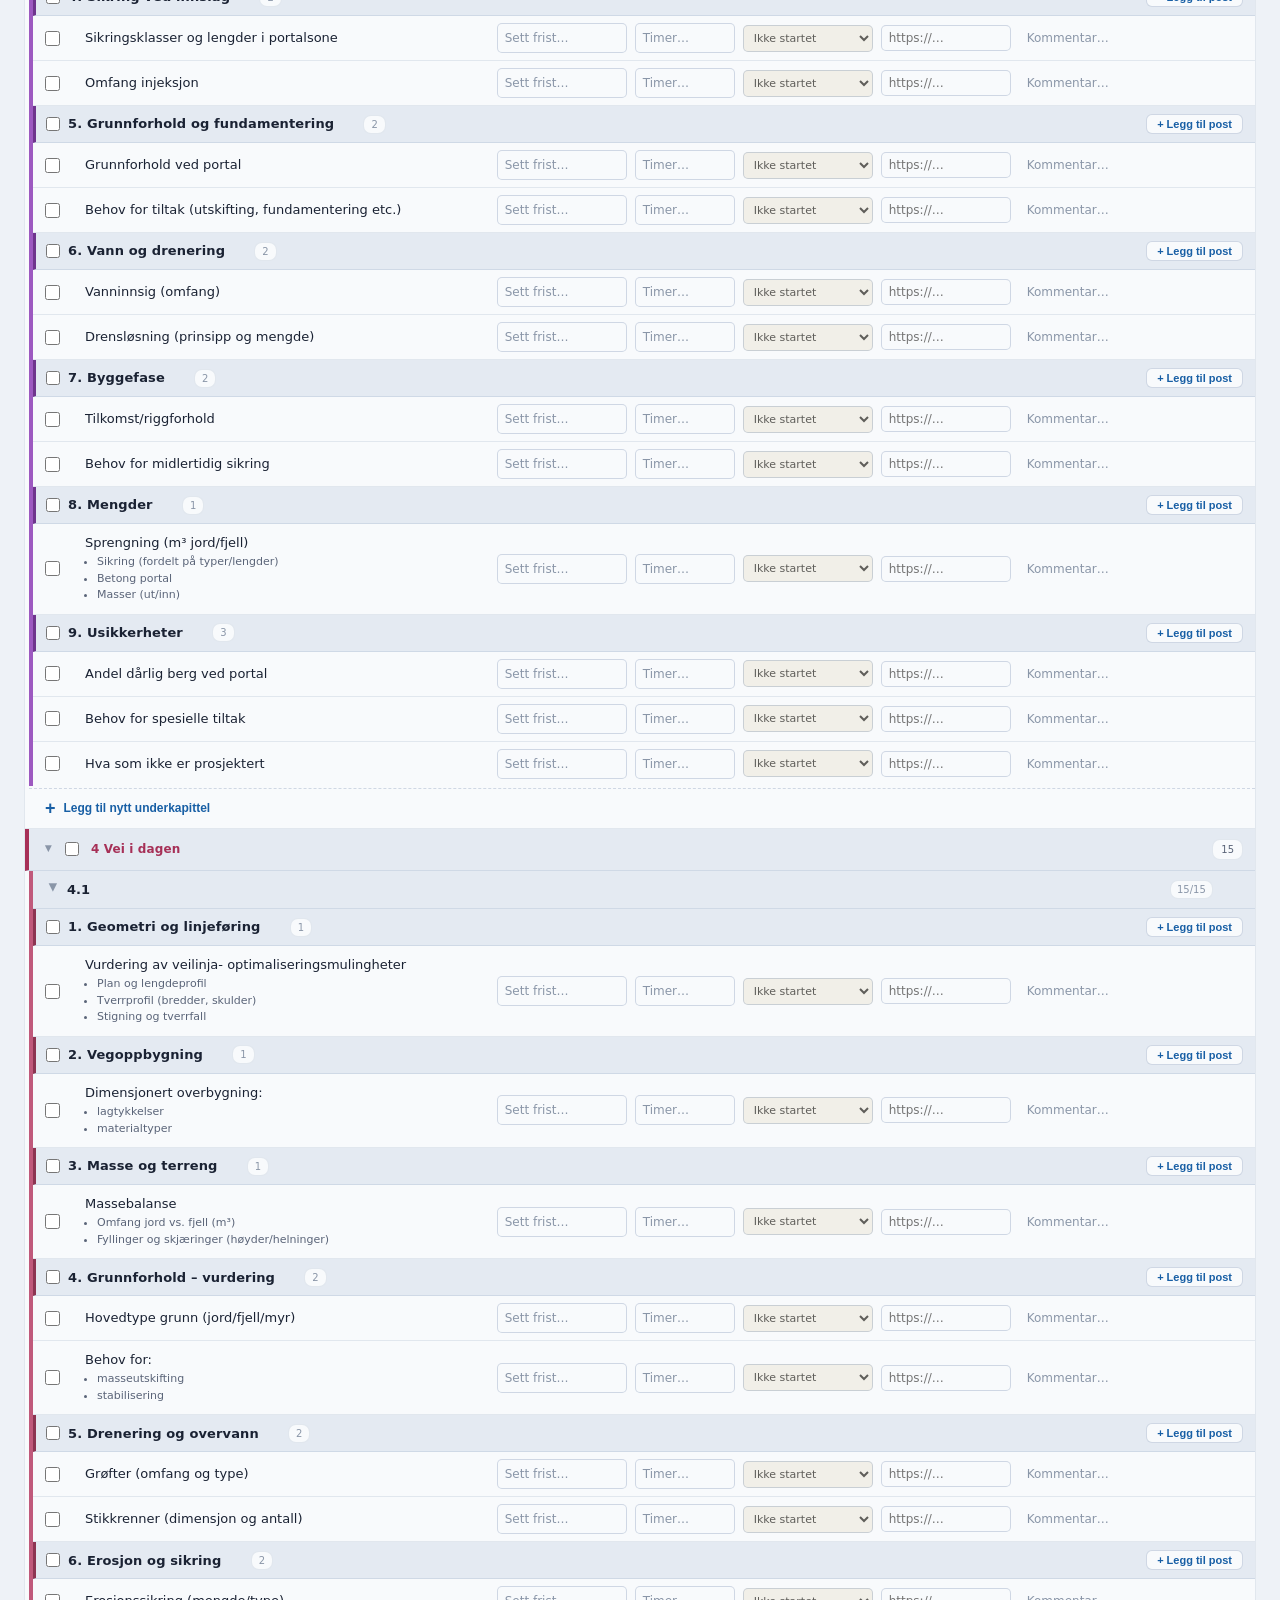
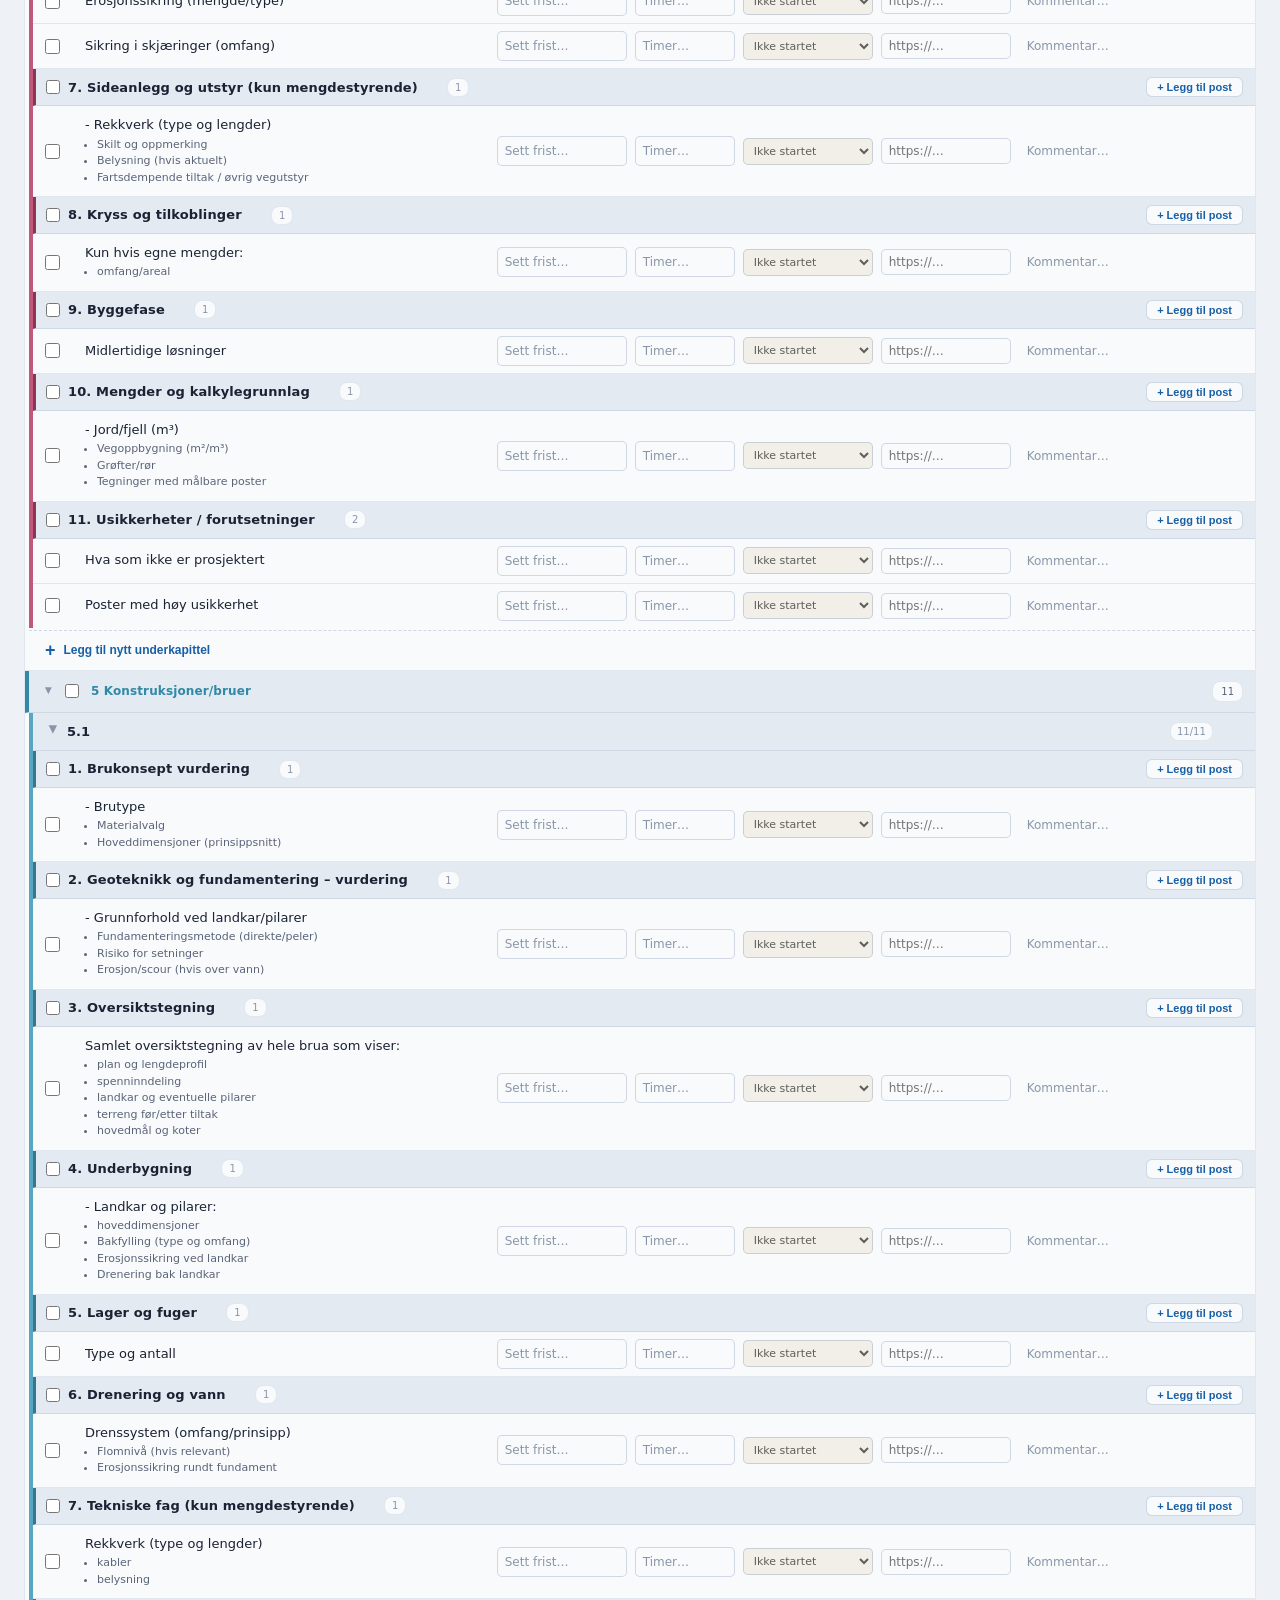
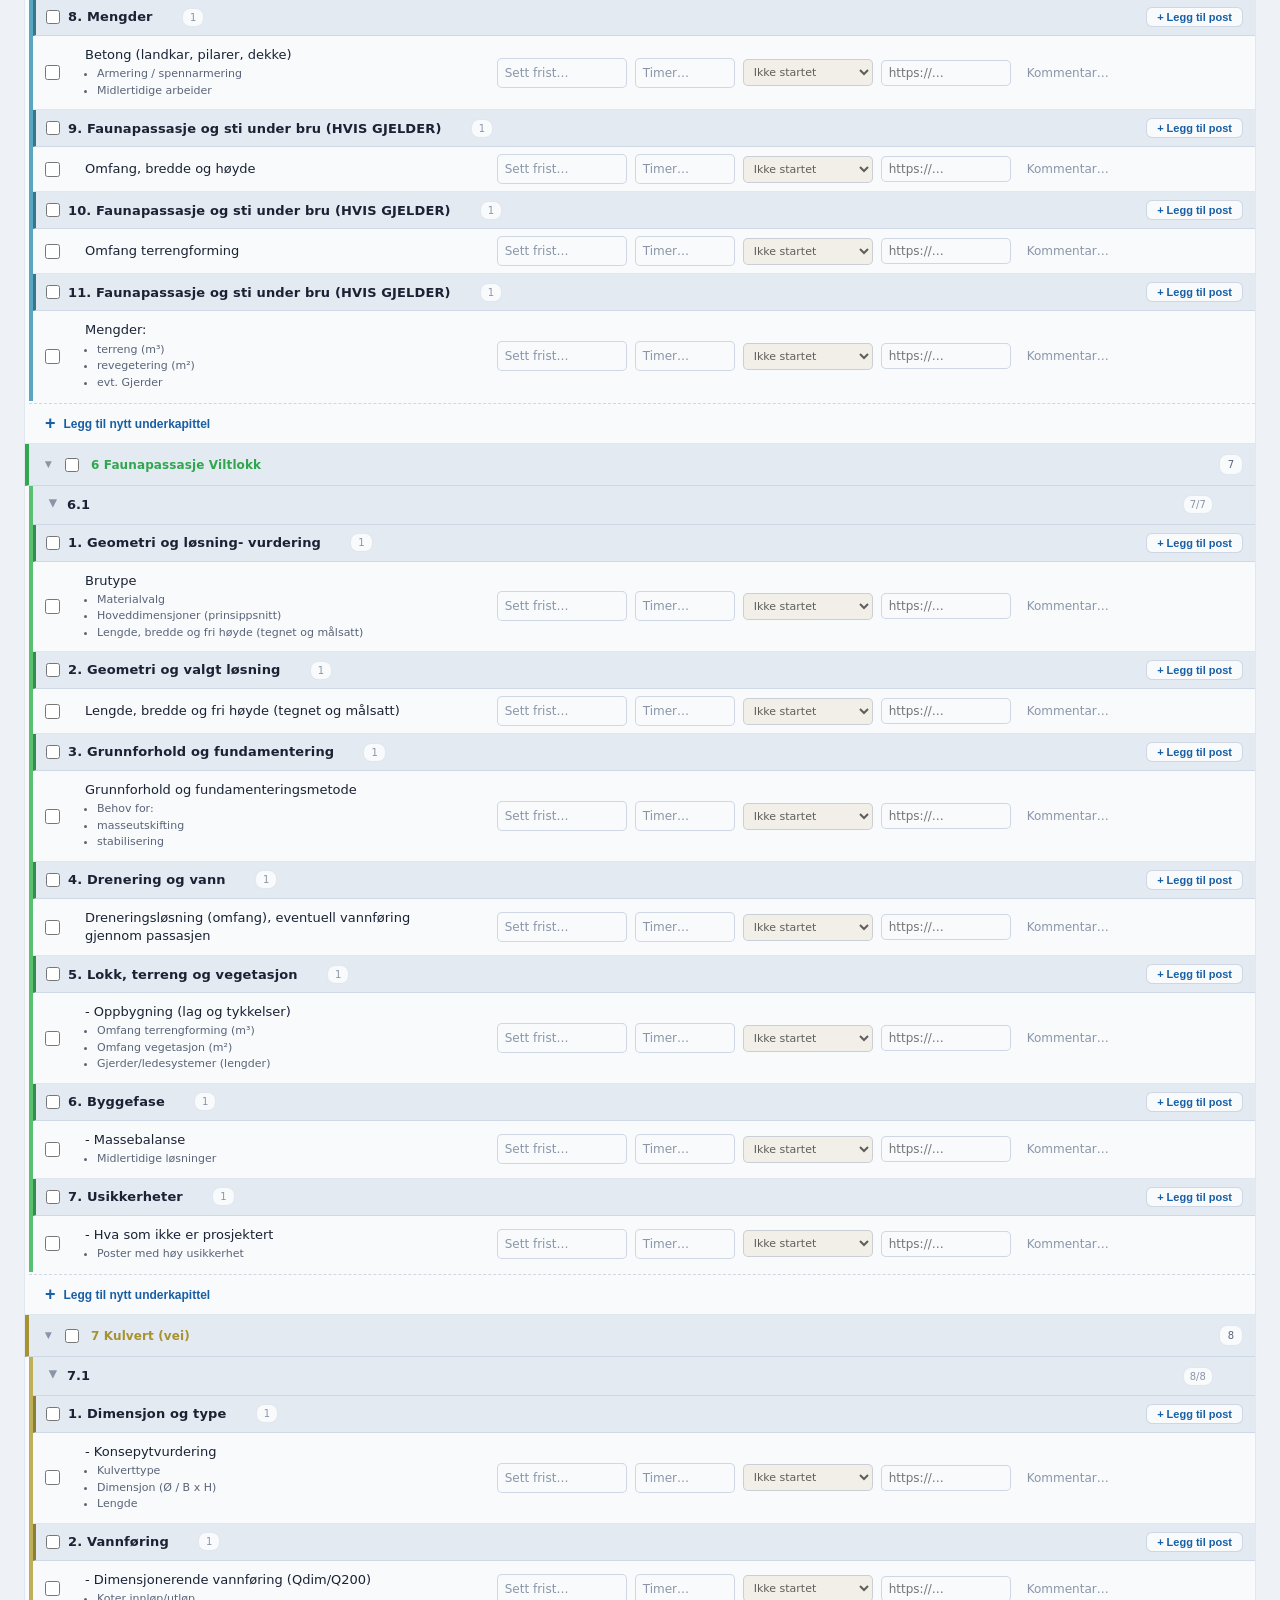
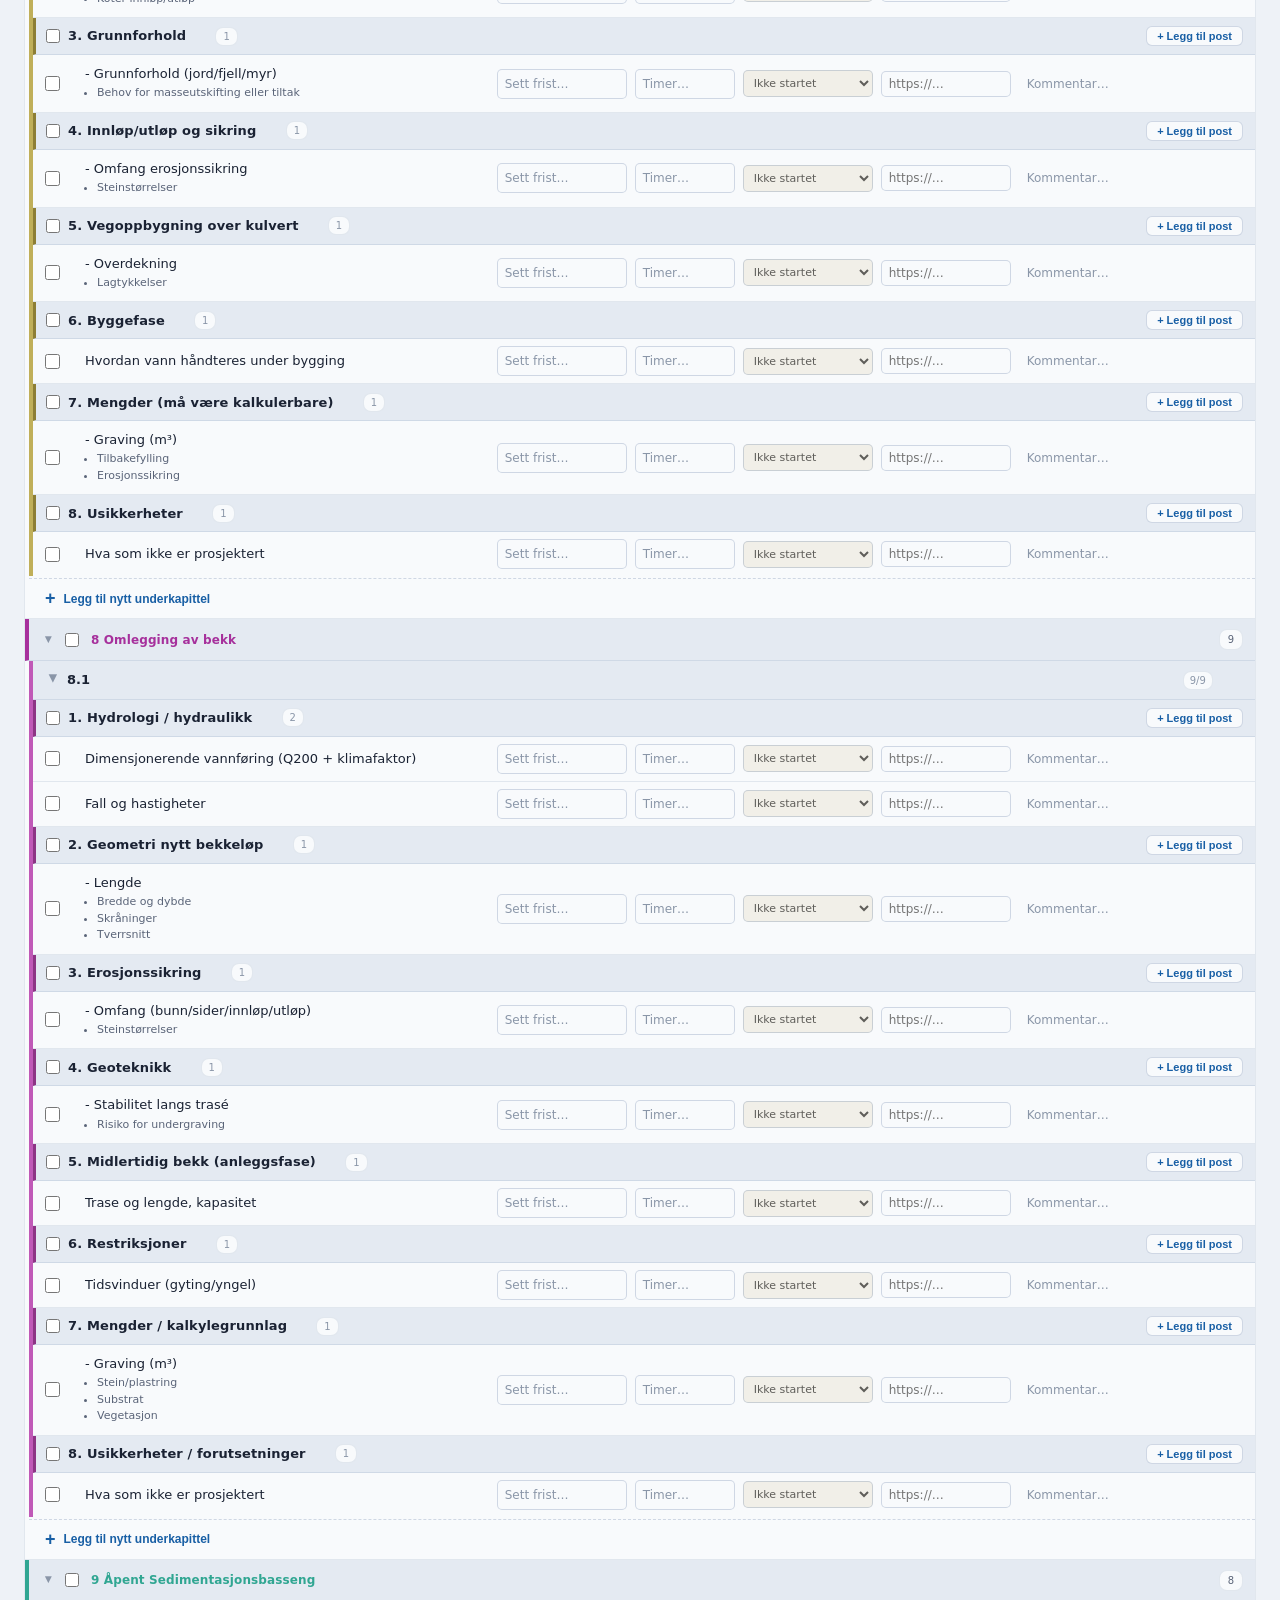
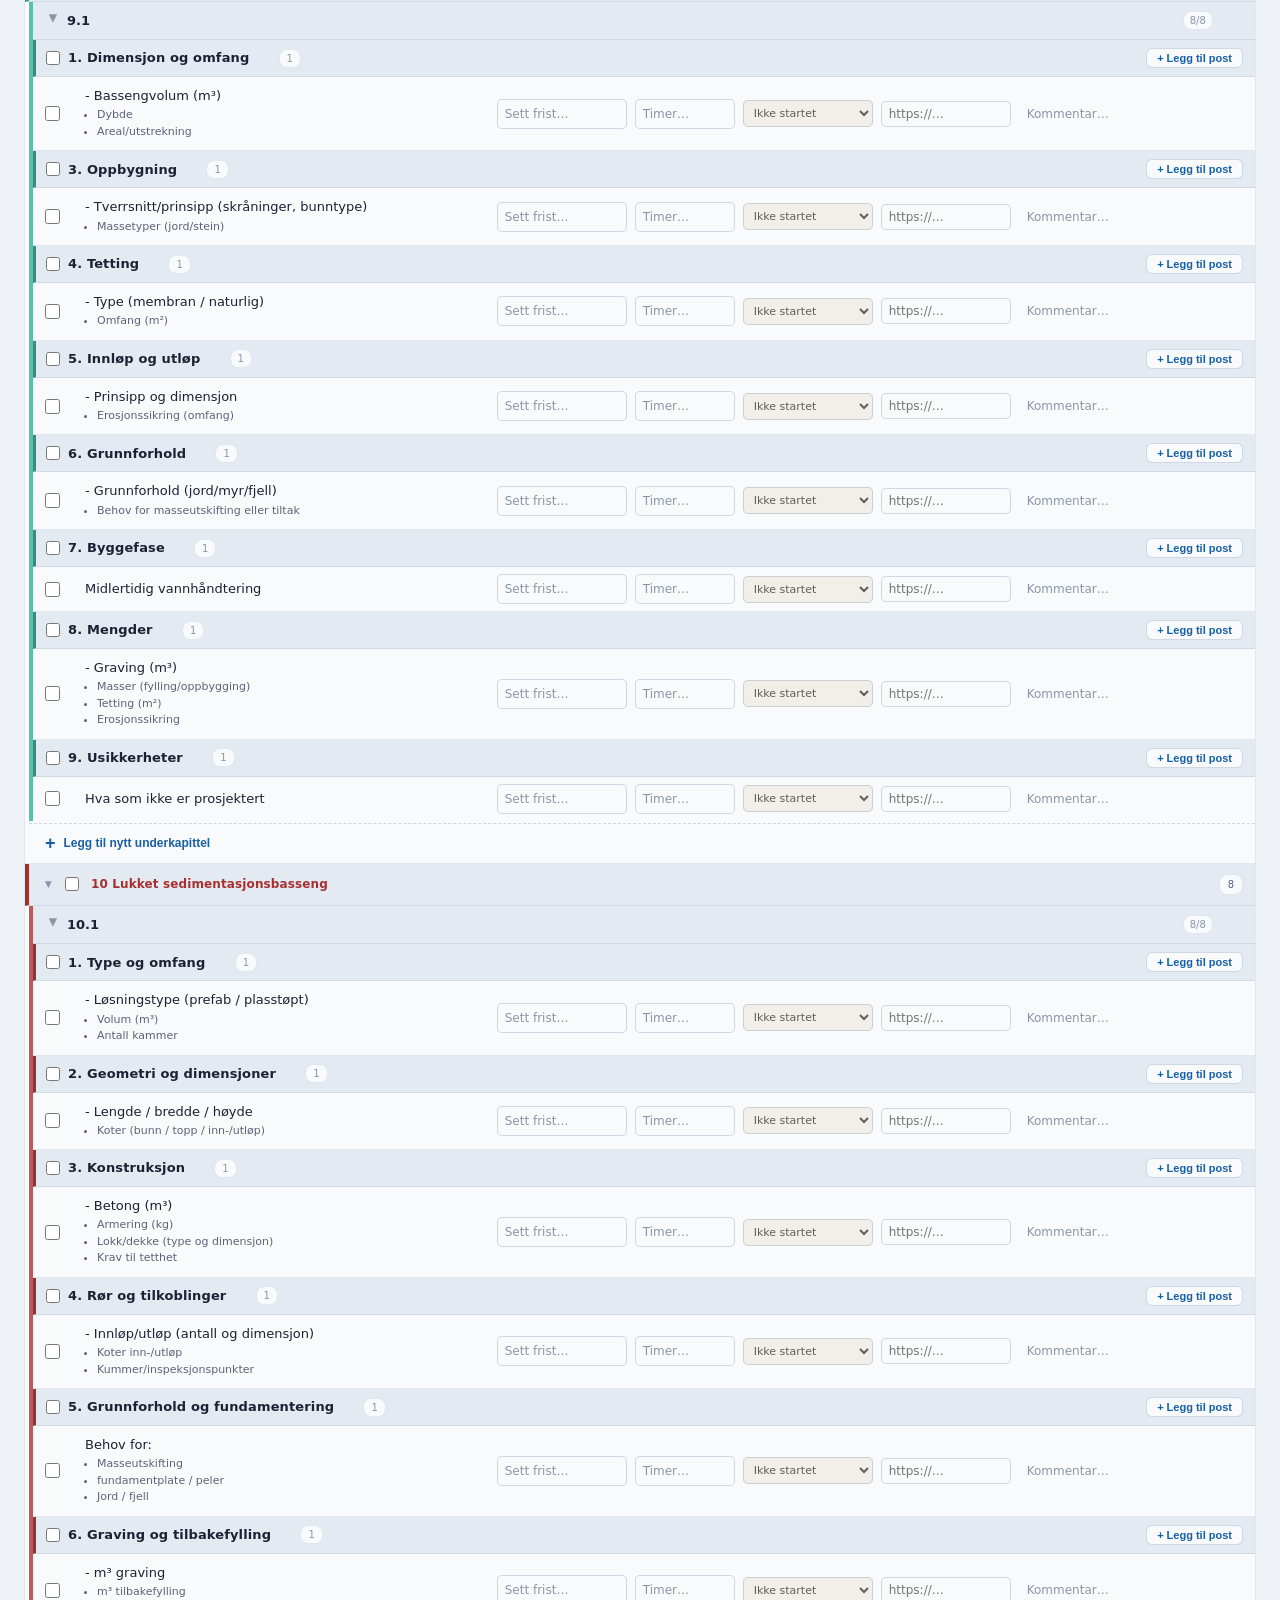
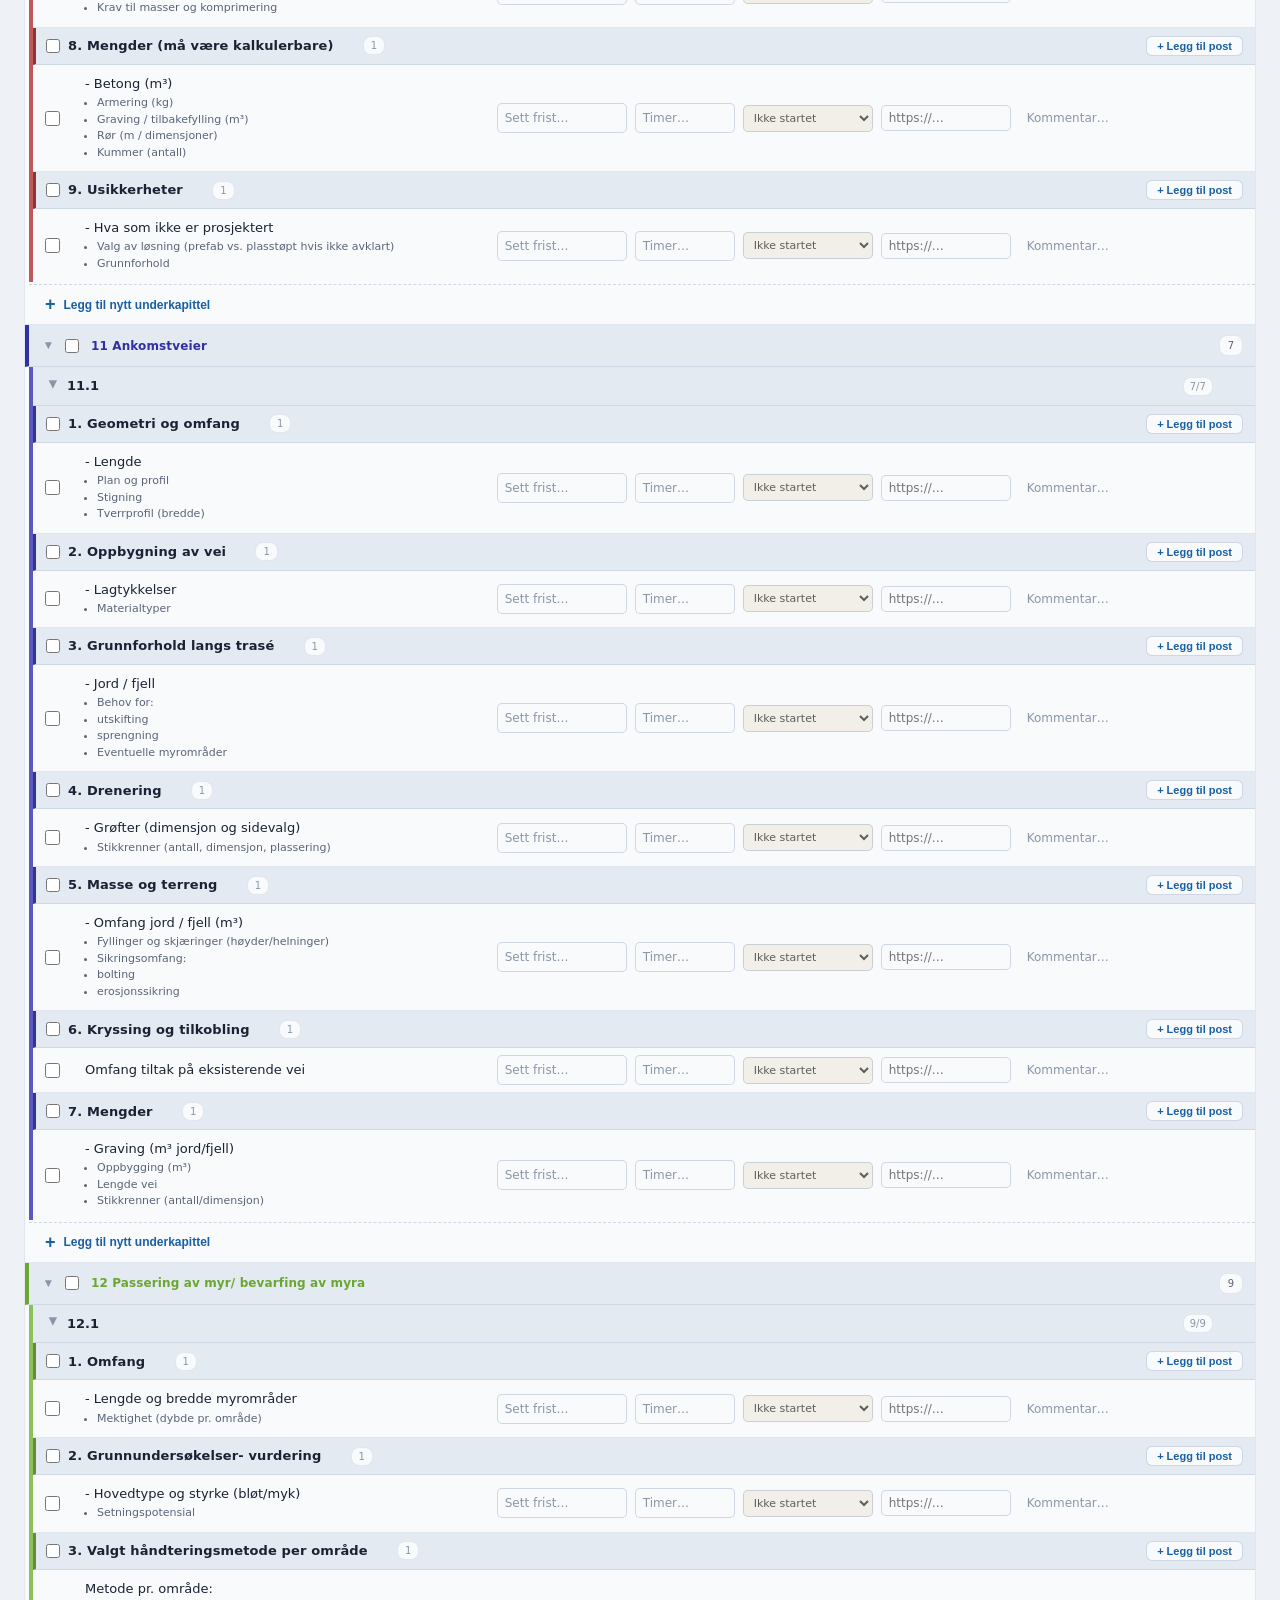
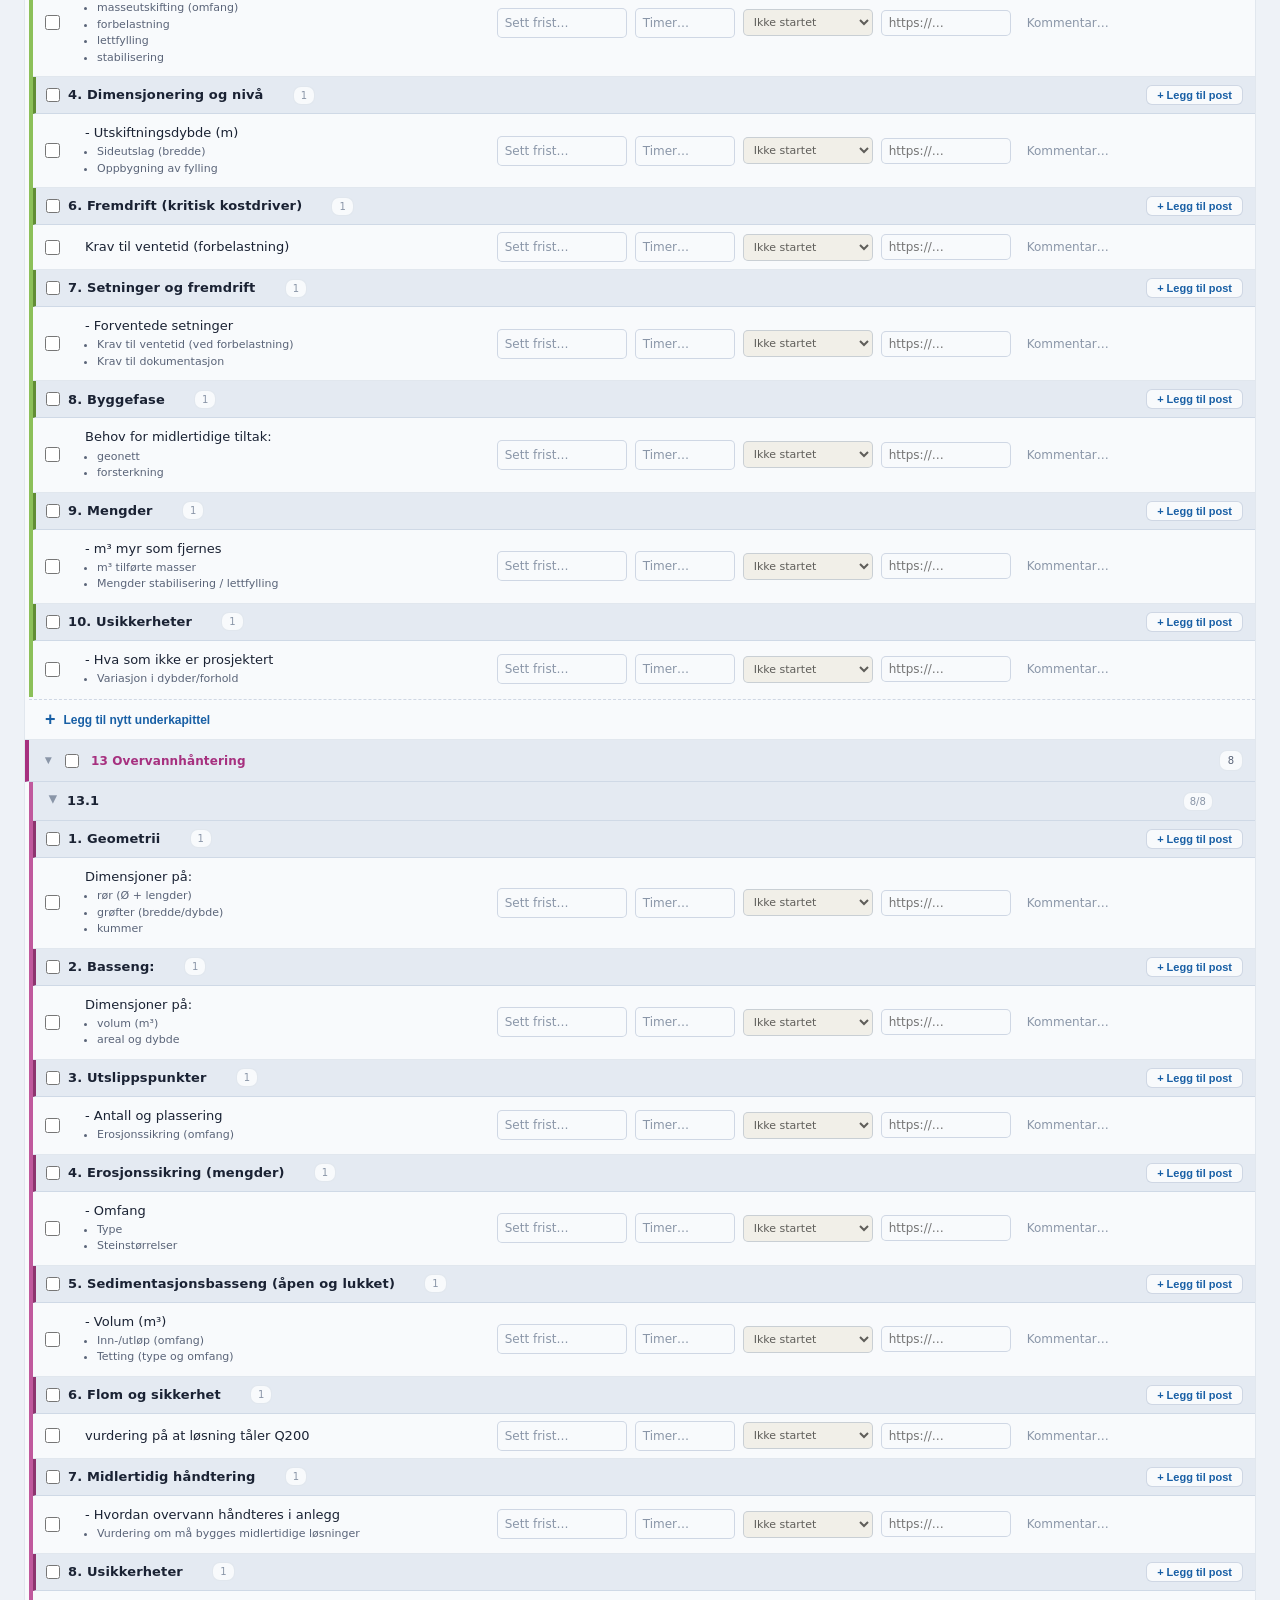
<file: index.html.html>
<!DOCTYPE html>
<html lang="no">
<head>
<meta charset="UTF-8">
<meta name="viewport" content="width=device-width, initial-scale=1.0">
<title>Bestillingsliste – Anbudsfase</title>
<style>
  *, *::before, *::after { box-sizing: border-box; margin: 0; padding: 0; }

  :root {
    --bg: #eef2f7;
    --surface: #f8fafc;
    --surface2: #e4eaf2;
    --border: rgba(60,90,140,0.12);
    --border2: rgba(60,90,140,0.22);
    --text: #1a2233;
    --text2: #5a6478;
    --text3: #8a96a8;
    --blue: #185FA5;
    --blue-bg: #E6F1FB;
    --green: #3B6D11;
    --green-bg: #EAF3DE;
    --amber: #854F0B;
    --amber-bg: #FAEEDA;
    --red: #A32D2D;
    --red-bg: #FCEBEB;
    --gray: #5F5E5A;
    --gray-bg: #F1EFE8;
    --accent: #185FA5;
    --progress: #1D9E75;
    --radius: 10px;
    --radius-sm: 6px;
  }

  @media (prefers-color-scheme: dark) {
    :root {
      --bg: #151c28;
      --surface: #1e2636;
      --surface2: #252f42;
      --border: rgba(255,255,255,0.09);
      --border2: rgba(255,255,255,0.16);
      --text: #f0ede8;
      --text2: #9e9b94;
      --text3: #6b6860;
      --blue: #85B7EB;
      --blue-bg: #042C53;
      --green: #97C459;
      --green-bg: #173404;
      --amber: #EF9F27;
      --amber-bg: #412402;
      --red: #F09595;
      --red-bg: #501313;
      --gray: #B4B2A9;
      --gray-bg: #2C2C2A;
    }
  }

  body {
    font-family: -apple-system, BlinkMacSystemFont, 'Segoe UI', system-ui, sans-serif;
    background: var(--bg);
    color: var(--text);
    font-size: 14px;
    line-height: 1.5;
    min-height: 100vh;
  }

  /* ── Header ── */
  .header {
    background: var(--surface);
    border-bottom: 0.5px solid var(--border2);
    padding: 0 24px;
    position: sticky;
    top: 0;
    z-index: 100;
  }
  .header-top {
    display: flex;
    align-items: center;
    gap: 16px;
    padding: 14px 0 10px;
    border-bottom: 0.5px solid var(--border);
  }
  .logo {
    font-size: 13px;
    font-weight: 600;
    color: var(--text2);
    letter-spacing: 0.06em;
    text-transform: uppercase;
  }
  .project-name {
    font-size: 16px;
    font-weight: 500;
    color: var(--text);
    flex: 1;
  }
  .header-actions { display: flex; gap: 8px; }
  .btn {
    font-size: 12px;
    font-weight: 500;
    padding: 6px 14px;
    border-radius: var(--radius-sm);
    border: 0.5px solid var(--border2);
    background: var(--surface);
    color: var(--text);
    cursor: pointer;
    transition: background 0.12s;
  }
  .btn:hover { background: var(--surface2); }
  .btn-primary {
    background: var(--accent);
    color: #fff;
    border-color: var(--accent);
  }
  .btn-primary:hover { opacity: 0.88; background: var(--accent); }

  /* ── Stats ── */
  .stats-bar {
    display: grid;
    grid-template-columns: repeat(4, 1fr);
    gap: 0;
    border-bottom: 0.5px solid var(--border);
    padding: 10px 0;
  }
  .stat {
    padding: 4px 16px;
    border-right: 0.5px solid var(--border);
  }
  .stat:last-child { border-right: none; }
  .stat-label { font-size: 10px; color: var(--text3); text-transform: uppercase; letter-spacing: 0.05em; margin-bottom: 2px; }
  .stat-value { font-size: 20px; font-weight: 500; color: var(--text); }
  .stat-sub { font-size: 10px; color: var(--text2); margin-top: 2px; }
  .progress-wrap { height: 4px; background: var(--surface2); border-radius: 2px; margin-top: 6px; }
  .progress-fill { height: 4px; background: var(--progress); border-radius: 2px; transition: width 0.3s; }

  /* ── Tabs ── */
  .tabs {
    display: flex;
    gap: 0;
    padding: 0;
  }
  .tab {
    font-size: 13px;
    font-weight: 500;
    padding: 10px 18px;
    border: none;
    background: none;
    color: var(--text2);
    cursor: pointer;
    border-bottom: 2px solid transparent;
    margin-bottom: -0.5px;
  }
  .tab:hover { color: var(--text); }
  .tab.active { color: var(--text); border-bottom-color: var(--text); }

  /* ── Main layout ── */
  .main { max-width: 1400px; margin: 0 auto; padding: 20px 24px; }

  /* ── Filter bar ── */
  .filter-bar {
    display: flex;
    gap: 8px;
    margin-bottom: 16px;
    align-items: center;
    flex-wrap: wrap;
  }
  .search-wrap {
    position: relative;
    flex: 1;
    min-width: 220px;
  }
  .search-icon {
    position: absolute;
    left: 10px;
    top: 50%;
    transform: translateY(-50%);
    color: var(--text3);
    font-size: 13px;
    pointer-events: none;
  }
  .search-input {
    width: 100%;
    padding: 7px 10px 7px 30px;
    border: 0.5px solid var(--border2);
    border-radius: var(--radius-sm);
    background: var(--surface);
    color: var(--text);
    font-size: 13px;
    outline: none;
  }
  .search-input:focus { border-color: var(--accent); }
  .filter-btn {
    font-size: 12px;
    padding: 6px 12px;
    border: 0.5px solid var(--border2);
    border-radius: var(--radius-sm);
    background: var(--surface);
    color: var(--text2);
    cursor: pointer;
    white-space: nowrap;
  }
  .filter-btn:hover { background: var(--surface2); }
  .filter-btn.on { background: var(--blue-bg); color: var(--blue); border-color: var(--blue); }

  /* ── Summary bar ── */
  .summary {
    display: flex;
    gap: 20px;
    font-size: 12px;
    color: var(--text2);
    margin-bottom: 14px;
    padding: 8px 12px;
    background: var(--surface);
    border-radius: var(--radius-sm);
    border: 0.5px solid var(--border);
  }
  .summary strong { color: var(--text); font-weight: 500; }
  .overdue-flag { color: var(--red); font-weight: 500; }

  /* ── Column headers ── */
  .col-headers {
    display: grid;
    grid-template-columns: 32px minmax(0,1.8fr) 130px 100px 130px 130px minmax(0,1fr);
    gap: 8px;
    padding: 6px 12px;
    background: var(--surface);
    border: 0.5px solid var(--border);
    border-radius: var(--radius-sm) var(--radius-sm) 0 0;
    position: sticky;
    top: 148px;
    z-index: 10;
  }
  .ch {
    font-size: 10px;
    font-weight: 600;
    color: var(--text3);
    text-transform: uppercase;
    letter-spacing: 0.05em;
  }

  /* ── Section blocks ── */
  .section-block {
    border: 0.5px solid var(--border);
    border-top: none;
    background: var(--surface);
    overflow: hidden;
  }
  .section-block:last-child { border-radius: 0 0 var(--radius-sm) var(--radius-sm); }

  .section-header {
    display: flex;
    align-items: center;
    gap: 10px;
    padding: 10px 12px;
    cursor: pointer;
    background: var(--surface2);
    border-bottom: 0.5px solid var(--border);
    border-left: 4px solid var(--sec-color, var(--border2));
    user-select: none;
    transition: background 0.12s;
  }
  .section-header:hover { background: var(--bg); }
  .chevron {
    font-size: 9px;
    color: var(--text3);
    transition: transform 0.18s;
    width: 14px;
    text-align: center;
  }
  .chevron.open { transform: rotate(90deg); }
  .section-name {
    font-size: 12px;
    font-weight: 600;
    color: var(--text);
    flex: 1;
    letter-spacing: 0.01em;
  }
  .sec-badge {
    font-size: 10px;
    padding: 2px 8px;
    border-radius: 8px;
    font-weight: 500;
  }
  .sec-sel { background: var(--blue-bg); color: var(--blue); }
  .sec-count { background: var(--surface); color: var(--text2); border: 0.5px solid var(--border); }

  /* ── Task rows ── */
  .task-rows { overflow: hidden; }
  .task-row {
    display: grid;
    grid-template-columns: 32px minmax(0,1.8fr) 130px 100px 130px 130px minmax(0,1fr);
    gap: 8px;
    align-items: center;
    padding: 7px 12px;
    border-bottom: 0.5px solid var(--border);
    transition: background 0.1s;
  }
  .task-row:last-child { border-bottom: none; }
  .task-row:hover { background: var(--bg); }
  .task-row.selected { background: var(--blue-bg); }
  .section-block .task-rows { border-left: 4px solid transparent; }
  .task-row.selected:hover { background: var(--blue-bg); filter: brightness(0.97); }

  .cb { width: 15px; height: 15px; cursor: pointer; accent-color: var(--accent); }
  .task-name {
    font-size: 13px;
    color: var(--text);
    white-space: nowrap;
    overflow: hidden;
    text-overflow: ellipsis;
  }
  .task-name-input {
    width: 100%;
    font-size: 12px;
    color: var(--text2);
    background: transparent;
    border: 0.5px solid transparent;
    border-radius: 4px;
    padding: 4px 6px;
    font-family: inherit;
    outline: none;
    white-space: nowrap;
    overflow: hidden;
    text-overflow: ellipsis;
  }
  .task-name-input:hover { border-color: var(--border2); background: var(--surface); }
  .task-name-input:focus { border-color: var(--accent); background: var(--surface); color: var(--text); }
  .task-row.selected .task-name-input { color: var(--text); }

  input[type="date"], input[type="number"] {
    width: 100%;
    font-size: 12px;
    padding: 5px 7px;
    border: 0.5px solid var(--border2);
    border-radius: 5px;
    background: var(--surface);
    color: var(--text);
    outline: none;
    font-family: inherit;
    cursor: pointer;
  }
  input[type="date"] {
    min-width: 140px;
    padding-right: 4px;
  }
  input[type="date"]::-webkit-calendar-picker-indicator {
    cursor: pointer;
    opacity: 0.7;
    padding: 2px;
    border-radius: 3px;
    font-size: 14px;
  }
  input[type="date"]::-webkit-calendar-picker-indicator:hover {
    opacity: 1;
    background: var(--surface2);
  }
  input[type="number"] {
    cursor: text;
  }
  input[type="date"]:focus, input[type="number"]:focus { border-color: var(--accent); }
  input[type="date"].overdue { border-color: var(--red); background: var(--red-bg); }

  .status-sel {
    width: 100%;
    font-size: 11px;
    font-weight: 500;
    padding: 5px 6px;
    border: 0.5px solid var(--border2);
    border-radius: 5px;
    background: var(--surface);
    color: var(--text);
    cursor: pointer;
    outline: none;
    font-family: inherit;
  }
  .status-sel:focus { border-color: var(--accent); }

  .link-cell { display: flex; align-items: center; gap: 5px; min-width: 0; }
  .link-input {
    flex: 1;
    min-width: 0;
    font-size: 12px;
    padding: 5px 7px;
    border: 0.5px solid var(--border2);
    border-radius: 5px;
    background: var(--surface);
    color: var(--accent);
    outline: none;
    font-family: inherit;
    white-space: nowrap;
    overflow: hidden;
    text-overflow: ellipsis;
  }
  .link-input:focus { border-color: var(--accent); }
  .link-btn {
    font-size: 12px;
    padding: 4px 6px;
    border: 0.5px solid var(--border2);
    border-radius: 5px;
    background: var(--surface2);
    color: var(--text2);
    cursor: pointer;
    text-decoration: none;
    display: none;
    white-space: nowrap;
  }
  .link-btn:hover { background: var(--bg); }

  .comment-input {
    width: 100%;
    font-size: 12px;
    padding: 5px 7px;
    border: 0.5px solid transparent;
    border-radius: 5px;
    background: transparent;
    color: var(--text2);
    outline: none;
    font-family: inherit;
    white-space: nowrap;
    overflow: hidden;
    text-overflow: ellipsis;
  }
  .comment-input:focus {
    border-color: var(--border2);
    background: var(--surface);
    color: var(--text);
  }
  .comment-input::placeholder { color: var(--text3); }

  /* ── Kanban ── */
  .kanban-wrap { overflow-x: auto; padding-bottom: 8px; }
  .kanban {
    display: grid;
    grid-template-columns: repeat(5, minmax(200px, 1fr));
    gap: 12px;
    min-width: 900px;
  }
  .k-col {
    background: var(--surface);
    border: 0.5px solid var(--border);
    border-radius: var(--radius);
    padding: 12px;
    min-height: 200px;
  }
  .k-col-header {
    display: flex;
    align-items: center;
    justify-content: space-between;
    margin-bottom: 10px;
  }
  .k-col-title {
    font-size: 11px;
    font-weight: 600;
    color: var(--text2);
    text-transform: uppercase;
    letter-spacing: 0.05em;
  }
  .k-cnt {
    font-size: 10px;
    background: var(--surface2);
    border-radius: 8px;
    padding: 2px 7px;
    color: var(--text2);
    border: 0.5px solid var(--border);
  }
  .k-card {
    background: var(--surface2);
    border: 0.5px solid var(--border);
    border-radius: var(--radius-sm);
    padding: 9px 11px;
    margin-bottom: 7px;
    cursor: pointer;
    transition: border-color 0.12s, box-shadow 0.12s;
  }
  .k-card:hover { border-color: var(--border2); }
  .k-section { font-size: 10px; color: var(--text3); margin-bottom: 4px; }
  .k-name { font-size: 12px; color: var(--text); line-height: 1.4; }
  .k-meta { display: flex; gap: 8px; margin-top: 6px; }
  .k-date { font-size: 10px; color: var(--text2); }
  .k-date.overdue { color: var(--red); font-weight: 500; }
  .k-timer { font-size: 10px; color: var(--text2); }
  .k-empty { font-size: 12px; color: var(--text3); text-align: center; padding: 24px 0; }

  /* ── Kanban sub-tabs ── */
  .kanban-sub-tabs { display: flex; gap: 4px; margin-bottom: 16px; }
  .ksub-tab { font-size: 12px; font-weight: 500; padding: 5px 14px; border: 0.5px solid var(--border2); border-radius: 20px; background: var(--surface); color: var(--text2); cursor: pointer; }
  .ksub-tab:hover { background: var(--surface2); }
  .ksub-tab.active { background: var(--text); color: var(--bg); border-color: var(--text); }

  /* ── Timeline ── */
  .tl-info { font-size: 12px; color: var(--text3); margin-bottom: 12px; }
  .tl-info.warn { color: var(--amber); }
  .tl-scroll-wrap { overflow-x: auto; }
  .tl-container { min-width: 900px; font-size: 12px; }
  .tl-header { display: flex; border-bottom: 0.5px solid var(--border2); margin-bottom: 0; background: var(--surface); border-radius: var(--radius-sm) var(--radius-sm) 0 0; border: 0.5px solid var(--border); }
  .tl-label-col { width: 260px; min-width: 260px; padding: 8px 12px; font-size: 10px; font-weight: 600; color: var(--text3); text-transform: uppercase; letter-spacing: 0.05em; border-right: 0.5px solid var(--border); }
  .tl-months { flex: 1; display: flex; }
  .tl-month { flex: 1; padding: 8px 6px; font-size: 10px; font-weight: 600; color: var(--text3); text-transform: uppercase; letter-spacing: 0.04em; border-right: 0.5px solid var(--border); text-align: center; }
  .tl-month:last-child { border-right: none; }
  .tl-body { border: 0.5px solid var(--border); border-top: none; border-radius: 0 0 var(--radius-sm) var(--radius-sm); background: var(--surface); }
  .tl-sec-header { display: flex; align-items: center; background: var(--surface2); border-bottom: 0.5px solid var(--border); padding: 6px 12px; }
  .tl-sec-name { width: 260px; min-width: 260px; font-size: 11px; font-weight: 600; color: var(--text); border-right: 0.5px solid var(--border); padding-right: 8px; }
  .tl-sec-line { flex: 1; }
  .tl-row { display: flex; align-items: center; border-bottom: 0.5px solid var(--border); min-height: 36px; }
  .tl-row:last-child { border-bottom: none; }
  .tl-row:hover { background: var(--bg); }
  .tl-row.overdue .tl-task-name { color: var(--red); }
  .tl-task-name { width: 260px; min-width: 260px; font-size: 12px; color: var(--text2); padding: 6px 12px; border-right: 0.5px solid var(--border); white-space: nowrap; overflow: hidden; text-overflow: ellipsis; display: flex; align-items: center; gap: 6px; }
  .tl-grid { flex: 1; position: relative; height: 36px; display: flex; }
  .tl-cell { flex: 1; border-right: 0.5px solid var(--border); height: 100%; }
  .tl-cell:last-child { border-right: none; }
  .tl-today-line { position: absolute; top: 0; bottom: 0; width: 2px; background: var(--red); opacity: 0.5; pointer-events: none; z-index: 2; }
  .tl-bar { position: absolute; top: 8px; height: 20px; border-radius: 4px; cursor: pointer; transition: opacity 0.15s; z-index: 1; display: flex; align-items: center; padding: 0 6px; overflow: hidden; }
  .tl-bar:hover { opacity: 0.85; }
  .tl-bar-label { font-size: 10px; font-weight: 500; white-space: nowrap; overflow: hidden; text-overflow: ellipsis; }
  .tl-dot { position: absolute; top: 50%; transform: translateY(-50%); width: 10px; height: 10px; border-radius: 50%; cursor: pointer; z-index: 1; border: 2px solid var(--surface); }
  .tl-no-date { font-size: 11px; color: var(--text3); padding: 6px 12px; font-style: italic; }
  .tl-legend { display: flex; gap: 16px; margin-bottom: 12px; flex-wrap: wrap; }
  .tl-leg-item { display: flex; align-items: center; gap: 5px; font-size: 11px; color: var(--text2); }
  .tl-leg-dot { width: 10px; height: 10px; border-radius: 2px; }
  .status-dot { display: inline-block; width: 7px; height: 7px; border-radius: 50%; flex-shrink: 0; }

  /* ── Toast ── */
  .toast {
    position: fixed;
    bottom: 24px;
    right: 24px;
    background: var(--text);
    color: var(--bg);
    font-size: 13px;
    padding: 10px 18px;
    border-radius: var(--radius-sm);
    opacity: 0;
    transform: translateY(8px);
    transition: opacity 0.2s, transform 0.2s;
    pointer-events: none;
    z-index: 999;
  }
  .toast.show { opacity: 1; transform: translateY(0); }

  /* ── Empty state ── */
  .empty-state { padding: 20px 12px; font-size: 12px; color: var(--text3); text-align: center; }

  /* ── Responsive ── */
  @media (max-width: 900px) {
    .stats-bar { grid-template-columns: repeat(2,1fr); }
    .col-headers { display: none; }
    .task-row { grid-template-columns: 28px 1fr; gap: 6px; }
    .task-row > *:not(:nth-child(1)):not(:nth-child(2)) { display: none; }
  }

  /* ── Inline name edit (pencil) ── */
  .name-display-wrap {
    display: flex;
    align-items: center;
    gap: 5px;
    min-width: 0;
    width: 100%;
  }
  .name-display {
    font-size: 13px;
    color: var(--text);
    white-space: nowrap;
    overflow: hidden;
    text-overflow: ellipsis;
    flex: 1;
    cursor: default;
    min-width: 0;
  }
  .pencil-btn {
    flex-shrink: 0;
    background: none;
    border: none;
    cursor: pointer;
    color: var(--text3);
    padding: 2px 4px;
    border-radius: 4px;
    font-size: 12px;
    line-height: 1;
    opacity: 0;
    transition: opacity 0.12s, color 0.12s;
  }
  .task-row:hover .pencil-btn { opacity: 1; }
  .pencil-btn:hover { color: var(--accent); }
  .name-edit-wrap { display: none; width: 100%; }
  .name-edit-input {
    width: 100%;
    font-size: 13px;
    color: var(--text);
    background: var(--surface);
    border: 1.5px solid var(--accent);
    border-radius: 4px;
    padding: 3px 7px;
    font-family: inherit;
    outline: none;
  }

  /* ── Dashboard ── */
  .dash-grid {
    display: grid;
    grid-template-columns: repeat(auto-fit, minmax(320px, 1fr));
    gap: 16px;
    margin-top: 4px;
  }
  .dash-card {
    background: var(--surface);
    border: 0.5px solid var(--border);
    border-radius: var(--radius);
    padding: 18px 20px;
  }
  .dash-card-title {
    font-size: 11px;
    font-weight: 600;
    color: var(--text3);
    text-transform: uppercase;
    letter-spacing: 0.06em;
    margin-bottom: 14px;
  }
  .dash-big-num {
    font-size: 40px;
    font-weight: 300;
    color: var(--text);
    line-height: 1;
    margin-bottom: 4px;
  }
  .dash-sub { font-size: 12px; color: var(--text2); }
  .dash-ring-wrap { display: flex; align-items: center; gap: 20px; }
  .dash-ring-svg { flex-shrink: 0; }
  .dash-ring-legend { display: flex; flex-direction: column; gap: 6px; }
  .dash-leg-row { display: flex; align-items: center; gap: 7px; font-size: 12px; color: var(--text2); }
  .dash-leg-dot { width: 10px; height: 10px; border-radius: 2px; flex-shrink: 0; }
  .dash-leg-val { margin-left: auto; font-weight: 500; color: var(--text); }
  .dash-bar-list { display: flex; flex-direction: column; gap: 8px; }
  .dash-bar-row { }
  .dash-bar-label { display: flex; justify-content: space-between; font-size: 11px; color: var(--text2); margin-bottom: 3px; }
  .dash-bar-label span:last-child { color: var(--text); font-weight: 500; }
  .dash-bar-track { height: 6px; background: var(--surface2); border-radius: 3px; overflow: hidden; }
  .dash-bar-fill { height: 100%; border-radius: 3px; transition: width 0.4s cubic-bezier(.4,0,.2,1); }
  .dash-timeline-row { display: flex; align-items: center; gap: 10px; margin-bottom: 9px; font-size: 11px; }
  .dash-tl-week { width: 46px; color: var(--text3); flex-shrink: 0; text-align: right; }
  .dash-tl-track { flex: 1; height: 18px; background: var(--surface2); border-radius: 4px; position: relative; overflow: visible; }
  .dash-tl-pip { position: absolute; top: 3px; width: 12px; height: 12px; border-radius: 50%; border: 2px solid var(--surface); transform: translateX(-50%); }
  .dash-tl-name { width: 160px; min-width: 0; color: var(--text2); white-space: nowrap; overflow: hidden; text-overflow: ellipsis; }
  .dash-overdue-list { display: flex; flex-direction: column; gap: 6px; max-height: 220px; overflow-y: auto; }
  .dash-overdue-item { display: flex; gap: 8px; align-items: flex-start; font-size: 12px; padding: 7px 10px; border-radius: var(--radius-sm); background: var(--red-bg); border: 0.5px solid var(--red); }
  .dash-overdue-name { flex: 1; color: var(--red); font-weight: 500; }
  .dash-overdue-date { color: var(--red); opacity: 0.7; white-space: nowrap; }
  .dash-empty { font-size: 12px; color: var(--text3); padding: 20px 0; text-align: center; }
  .dash-activity-row { display: flex; align-items: center; gap: 10px; font-size: 12px; padding: 5px 0; border-bottom: 0.5px solid var(--border); }
  .dash-activity-row:last-child { border-bottom: none; }
  .dash-act-dot { width: 8px; height: 8px; border-radius: 50%; flex-shrink: 0; }
  .dash-act-name { flex: 1; color: var(--text2); white-space: nowrap; overflow: hidden; text-overflow: ellipsis; }
  .dash-act-status { font-size: 10px; font-weight: 600; padding: 2px 7px; border-radius: 8px; white-space: nowrap; }

  /* ── Print / export hint ── */
  @media print {
    .header-actions, .filter-bar, .summary { display: none; }
    body { background: white; color: black; }
  }

  .sub-header{
    padding:8px 12px 8px 10px;
    background:var(--surface2);
    border-bottom:0.5px solid var(--border);
    border-left:3px solid var(--sub-accent, #888);
    display:flex; align-items:center; gap:8px;
  }
  .sub-cb { width:14px; height:14px; cursor:pointer; accent-color:var(--accent); flex-shrink:0; }
  .sub-add-btn {
    margin-left:auto; font-size:11px; font-weight:600;
    padding:3px 10px; border-radius:var(--radius-sm);
    border:0.5px solid var(--border2); background:var(--surface);
    color:var(--accent); cursor:pointer; white-space:nowrap;
    transition:background .12s;
  }
  .sub-add-btn:hover { background:var(--blue-bg); }
  .sub-name{
    font-size:13px; font-weight:700; color:var(--text);
    letter-spacing:.01em;
  }
  .sub-count{
    font-size:10px; color:var(--text3);
    background:var(--surface); border:0.5px solid var(--border);
    border-radius:8px; padding:1px 7px;
  }
  .task-name-cell{min-width:0;display:flex;flex-direction:column;gap:1px;padding:3px 0;}
  .task-title{font-size:13px;color:var(--text);line-height:1.4;display:block;}
  .task-bullets{margin:2px 0 0 12px;padding:0;list-style:disc;}
  .task-bullets li{font-size:11px;color:var(--text2);line-height:1.5;}
  .excel-id{font-size:9px;color:var(--text3);font-family:monospace;}
  .name-display-wrap{display:flex;align-items:flex-start;gap:4px;width:100%;}
  .task-name-content{flex:1;min-width:0;}
  .pencil-btn{flex-shrink:0;background:none;border:none;cursor:pointer;color:var(--text3);padding:2px 4px;border-radius:4px;font-size:12px;opacity:0;transition:opacity .12s;}
  .task-row:hover .pencil-btn{opacity:1;}
  .pencil-btn:hover{color:var(--accent);}
  .delete-btn{
    flex-shrink:0; background:none; border:none; cursor:pointer;
    color:var(--text3); padding:2px 4px; border-radius:4px; font-size:13px;
    opacity:0; transition:opacity .12s;
  }
  .task-row:hover .delete-btn{opacity:1;}
  .delete-btn:hover{color:var(--red);}
  .name-edit-wrap{display:none;width:100%;}
  .name-edit-input{width:100%;font-size:12px;color:var(--text);background:var(--surface);border:1.5px solid var(--accent);border-radius:4px;padding:4px 7px;font-family:inherit;outline:none;resize:vertical;line-height:1.4;min-height:32px;}
  .locked-field-wrap{position:relative;width:100%;cursor:pointer;}
  .locked-display{width:100%;font-size:12px;padding:5px 22px 5px 7px;border:0.5px solid var(--border2);border-radius:5px;background:var(--surface);color:var(--text);min-height:30px;display:flex;align-items:center;}
  .locked-display:hover{border-color:var(--accent);}
  .ld-placeholder{color:var(--text3);}
  .lock-icon{position:absolute;right:5px;top:50%;transform:translateY(-50%);font-size:10px;color:var(--text3);pointer-events:none;}
  .pin-overlay{display:none;position:fixed;inset:0;background:rgba(0,0,0,.45);z-index:500;align-items:center;justify-content:center;}
  .pin-overlay.show{display:flex;}
  .pin-modal{background:var(--surface);border:0.5px solid var(--border2);border-radius:var(--radius);padding:28px 32px;width:300px;box-shadow:0 16px 48px rgba(0,0,0,.22);}
  .pin-title{font-size:14px;font-weight:600;color:var(--text);margin-bottom:4px;}
  .pin-sub{font-size:12px;color:var(--text2);margin-bottom:16px;line-height:1.4;}
  .pin-dots{display:flex;gap:10px;justify-content:center;margin-bottom:16px;}
  .pin-dot{width:14px;height:14px;border-radius:50%;border:2px solid var(--border2);background:transparent;transition:background .1s;}
  .pin-dot.filled{background:var(--accent);border-color:var(--accent);}
  .pin-dot.error{background:var(--red);border-color:var(--red);}
  .pin-keypad{display:grid;grid-template-columns:repeat(3,1fr);gap:8px;margin-bottom:10px;}
  .pin-key{font-size:16px;padding:11px 0;border:0.5px solid var(--border2);border-radius:var(--radius-sm);background:var(--surface2);color:var(--text);cursor:pointer;text-align:center;user-select:none;}
  .pin-key:hover{background:var(--bg);}
  .pin-key.del{font-size:13px;color:var(--text2);}
  .pin-error-msg{font-size:11px;color:var(--red);text-align:center;min-height:15px;margin-bottom:6px;}
  .pin-cancel{width:100%;font-size:12px;padding:8px;border:0.5px solid var(--border2);border-radius:var(--radius-sm);background:transparent;color:var(--text2);cursor:pointer;}
  .pin-cancel:hover{background:var(--surface2);}
  .dash-grid{display:grid;grid-template-columns:repeat(auto-fit,minmax(300px,1fr));gap:16px;margin-top:4px;}
  .dash-card{background:var(--surface);border:0.5px solid var(--border);border-radius:var(--radius);padding:18px 20px;}
  .dash-card-title{font-size:11px;font-weight:600;color:var(--text3);text-transform:uppercase;letter-spacing:.06em;margin-bottom:14px;}
  .dash-big-num{font-size:40px;font-weight:300;color:var(--text);line-height:1;margin-bottom:4px;}
  .dash-sub{font-size:12px;color:var(--text2);}
  .dash-ring-wrap{display:flex;align-items:center;gap:16px;}
  .dash-ring-legend{display:flex;flex-direction:column;gap:5px;}
  .dash-leg-row{display:flex;align-items:center;gap:6px;font-size:11px;color:var(--text2);}
  .dash-leg-dot{width:10px;height:10px;border-radius:2px;flex-shrink:0;}
  .dash-leg-val{margin-left:auto;font-weight:500;color:var(--text);padding-left:8px;}
  .dash-bar-list{display:flex;flex-direction:column;gap:8px;}
  .dash-bar-label{display:flex;justify-content:space-between;font-size:11px;color:var(--text2);margin-bottom:3px;}
  .dash-bar-label span:last-child{color:var(--text);font-weight:500;}
  .dash-bar-track{height:6px;background:var(--surface2);border-radius:3px;overflow:hidden;}
  .dash-bar-fill{height:100%;border-radius:3px;}
  .dash-overdue-list{display:flex;flex-direction:column;gap:5px;max-height:200px;overflow-y:auto;}
  .dash-overdue-item{display:flex;gap:8px;font-size:12px;padding:6px 10px;border-radius:var(--radius-sm);background:var(--red-bg);border:0.5px solid var(--red);}
  .dash-overdue-name{flex:1;color:var(--red);font-weight:500;}
  .dash-overdue-date{color:var(--red);opacity:.7;white-space:nowrap;}
  .dash-empty{font-size:12px;color:var(--text3);padding:20px 0;text-align:center;}
  .dash-activity-row{display:flex;align-items:center;gap:8px;font-size:12px;padding:5px 0;border-bottom:0.5px solid var(--border);}
  .dash-activity-row:last-child{border-bottom:none;}
  .dash-act-dot{width:8px;height:8px;border-radius:50%;flex-shrink:0;}
  .dash-act-name{flex:1;color:var(--text2);white-space:nowrap;overflow:hidden;text-overflow:ellipsis;}
  .dash-act-status{font-size:10px;font-weight:600;padding:2px 6px;border-radius:8px;white-space:nowrap;}

  /* ── Ukeplan ── */
  .uk-toolbar { display:flex; align-items:center; gap:16px; margin-bottom:16px; flex-wrap:wrap; }
  .uk-info { font-size:12px; color:var(--text3); }
  .uk-legend { display:flex; gap:12px; flex-wrap:wrap; }
  .uk-leg { display:flex; align-items:center; gap:5px; font-size:11px; color:var(--text2); }
  .uk-leg-dot { width:10px; height:10px; border-radius:3px; flex-shrink:0; }

  .uk-scroll { overflow-x:auto; padding-bottom:12px; }
  .uk-board { display:flex; gap:0; align-items:flex-start; min-width:max-content; }

  .uk-week-col { width:220px; min-width:220px; flex-shrink:0; border-right:1px solid var(--border); padding:0 12px 20px; }
  .uk-week-col:first-child { padding-left:0; }
  .uk-week-col:last-child { border-right:none; }

  .uk-week-header {
    position:sticky; top:0; z-index:5;
    background:var(--bg); padding:10px 0 8px;
    margin-bottom:10px;
    border-bottom:2px solid var(--border2);
  }
  .uk-week-label {
    font-size:11px; font-weight:700; color:var(--text3);
    text-transform:uppercase; letter-spacing:.07em;
  }
  .uk-week-dates { font-size:10px; color:var(--text3); margin-top:2px; }
  .uk-week-count { font-size:10px; color:var(--text2); margin-top:3px; }
  .uk-week-col.is-current .uk-week-label { color:var(--accent); }
  .uk-week-col.is-current .uk-week-header { border-bottom-color:var(--accent); }

  .uk-note {
    border-radius:8px;
    padding:12px 14px;
    margin-bottom:10px;
    box-shadow:0 2px 8px rgba(0,0,0,.08), 0 1px 2px rgba(0,0,0,.06);
    cursor:pointer;
    transition:transform .12s, box-shadow .12s;
    position:relative;
    min-height:80px;
    border-top:4px solid transparent;
  }
  .uk-note:hover { transform:translateY(-2px); box-shadow:0 6px 20px rgba(0,0,0,.13); }
  .uk-note.overdue { border-top-color:var(--red) !important; }

  .uk-note-section {
    font-size:9px; font-weight:600; text-transform:uppercase; letter-spacing:.06em;
    opacity:.6; margin-bottom:5px; white-space:nowrap; overflow:hidden; text-overflow:ellipsis;
  }
  .uk-note-name {
    font-size:13px; font-weight:500; line-height:1.4;
    color:inherit;
    display:-webkit-box; -webkit-line-clamp:4; -webkit-box-orient:vertical; overflow:hidden;
  }
  .uk-note-meta {
    display:flex; align-items:center; justify-content:space-between;
    margin-top:10px; gap:6px;
  }
  .uk-note-id { font-size:9px; opacity:.5; font-family:monospace; }
  .uk-note-status {
    font-size:9px; font-weight:700; text-transform:uppercase; letter-spacing:.05em;
    padding:2px 6px; border-radius:4px; opacity:.85;
  }
  .uk-note-timer { font-size:10px; opacity:.6; }
  .uk-empty { font-size:11px; color:var(--text3); text-align:center; padding:24px 0; }
  .uk-overdue-col { width:220px; min-width:220px; }
  .uk-overdue-header { padding:10px 0 8px; margin-bottom:10px; border-bottom:2px solid var(--red); }
  .uk-overdue-label { font-size:11px; font-weight:700; color:var(--red); text-transform:uppercase; letter-spacing:.07em; }

  /* ── JSONBin Sync ── */
  .sp-btn {
    font-size:12px; font-weight:500; padding:6px 12px;
    border-radius:var(--radius-sm); border:0.5px solid var(--border2);
    background:var(--surface); color:var(--text2); cursor:pointer;
    display:flex; align-items:center; gap:6px; transition:background .12s; white-space:nowrap;
  }
  .sp-btn:hover { background:var(--surface2); }
  .sp-dot { width:8px; height:8px; border-radius:50%; background:#B4B2A9; flex-shrink:0; transition:background .3s; }
  .sp-dot.ok   { background:#1D9E75; }
  .sp-dot.busy { background:#EF9F27; animation:sp-pulse .9s infinite; }
  .sp-dot.err  { background:#E24B4A; }
  @keyframes sp-pulse { 0%,100%{opacity:1} 50%{opacity:.3} }
  .sp-overlay { display:none; position:fixed; inset:0; background:rgba(0,0,0,.5); z-index:700; align-items:center; justify-content:center; }
  .sp-overlay.show { display:flex; }
  .sp-modal { background:var(--surface); border:0.5px solid var(--border2); border-radius:var(--radius); padding:30px 32px; width:460px; max-width:95vw; box-shadow:0 20px 60px rgba(0,0,0,.25); }
  .sp-modal h2 { font-size:15px; font-weight:700; color:var(--text); margin:0 0 6px; }
  .sp-modal p  { font-size:12px; color:var(--text2); line-height:1.6; margin:0 0 18px; }
  .sp-field { margin-bottom:12px; }
  .sp-field label { display:block; font-size:10px; font-weight:700; color:var(--text3); text-transform:uppercase; letter-spacing:.06em; margin-bottom:5px; }
  .sp-field input { width:100%; box-sizing:border-box; font-size:13px; padding:9px 11px; border:0.5px solid var(--border2); border-radius:var(--radius-sm); background:var(--bg); color:var(--text); outline:none; font-family:inherit; }
  .sp-field input:focus { border-color:var(--accent); }
  .sp-field .sp-hint { font-size:11px; color:var(--text3); margin-top:3px; }
  .sp-interval-row { display:flex; align-items:center; gap:8px; margin-bottom:14px; font-size:12px; color:var(--text2); }
  .sp-interval-row input { width:60px; font-size:13px; padding:6px 8px; border:0.5px solid var(--border2); border-radius:var(--radius-sm); background:var(--bg); color:var(--text); outline:none; text-align:center; }
  .sp-status { font-size:12px; line-height:1.5; padding:10px 12px; border-radius:var(--radius-sm); background:var(--surface2); color:var(--text2); min-height:36px; margin-bottom:14px; }
  .sp-status.ok  { background:var(--green-bg); color:var(--green); }
  .sp-status.err { background:var(--red-bg); color:var(--red); }
  .sp-btns { display:flex; gap:8px; flex-wrap:wrap; }
  .sp-btns button { flex:1; min-width:80px; }
  .sp-connected-actions { display:none; }
  .sp-setup { }
  .sp-divider { border:none; border-top:0.5px solid var(--border); margin:16px 0; }


  .undersec-block{border-left:4px solid var(--undersec-color,#888);background:var(--surface);margin-bottom:2px;}
  .undersec-header{display:flex;align-items:center;gap:8px;padding:9px 14px;background:var(--surface2);border-bottom:0.5px solid var(--border);user-select:none;}
  .undersec-chevron{font-size:11px;color:var(--text3);cursor:pointer;transition:transform .15s;flex-shrink:0;display:inline-block;width:12px;}
  .undersec-chevron.open{transform:rotate(90deg);}
  .undersec-name{font-size:13px;font-weight:600;color:var(--text);flex:1;min-width:0;cursor:pointer;}
  .undersec-name:hover{color:var(--accent);}
  .undersec-badge{font-size:10px;color:var(--text3);white-space:nowrap;padding:1px 6px;border-radius:8px;background:var(--surface);border:0.5px solid var(--border);}
  .undersec-del-btn{font-size:14px;background:none;border:none;cursor:pointer;color:var(--text3);padding:2px 6px;border-radius:4px;opacity:0;transition:opacity .12s;line-height:1;}
  .undersec-header:hover .undersec-del-btn{opacity:1;}
  .undersec-del-btn:hover{color:var(--red);}
  .undersec-edit-input{font-size:13px;font-weight:600;background:transparent;border:none;border-bottom:1.5px solid var(--accent);outline:none;font-family:inherit;padding:1px 4px;flex:1;color:var(--text);}
  .add-undersec-btn{display:flex;align-items:center;gap:8px;width:100%;padding:11px 16px;font-size:12px;font-weight:600;color:var(--accent);background:var(--surface);border:none;border-top:0.5px dashed var(--border2);cursor:pointer;transition:background .12s;}
  .add-undersec-btn:hover{background:var(--blue-bg);}
  .sec-name-input,.sub-name-input{font-size:inherit;font-weight:inherit;color:inherit;background:transparent;border:none;border-bottom:1.5px solid var(--accent);outline:none;font-family:inherit;padding:1px 4px;min-width:80px;}
  .sec-edit-hint,.sub-edit-hint{font-size:11px;color:var(--text3);opacity:0;transition:opacity .15s;cursor:pointer;margin-left:4px;}
  .section-header:hover .sec-edit-hint,.sub-header:hover .sub-edit-hint{opacity:1;}


  .undersec-edit-hint{font-size:11px;color:var(--text3);opacity:0;transition:opacity .15s;cursor:pointer;}
  .undersec-header:hover .undersec-edit-hint{opacity:1;}
  .undersec-edit-hint:hover{color:var(--accent);}


  /* ── Beslutningslogg ── */
  .bl-toolbar {
    display:flex; align-items:center; gap:12px;
    margin-bottom:14px; flex-wrap:wrap;
  }
  .bl-stats {
    display:flex; gap:14px; font-size:12px; color:var(--text2);
  }
  .bl-stats strong { color:var(--text); }
  .bl-add-btn {
    margin-left:auto; font-size:12px; font-weight:600;
    padding:7px 14px; border-radius:var(--radius-sm);
    border:0.5px solid var(--accent); background:var(--accent); color:white;
    cursor:pointer; transition:opacity .12s;
  }
  .bl-add-btn:hover { opacity:.9; }
  .bl-table-wrap {
    background:var(--surface); border:0.5px solid var(--border);
    border-radius:var(--radius); overflow:auto;
  }
  .bl-table {
    width:100%; border-collapse:collapse; font-size:12.5px;
  }
  .bl-table thead th {
    text-align:left; padding:10px 12px;
    background:var(--surface2); color:var(--text3);
    font-size:10px; font-weight:700; text-transform:uppercase;
    letter-spacing:.06em; border-bottom:0.5px solid var(--border2);
    white-space:nowrap;
  }
  .bl-table tbody tr { border-bottom:0.5px solid var(--border); transition:background .1s; }
  .bl-table tbody tr:hover { background:var(--bg); }
  .bl-table tbody tr:last-child { border-bottom:none; }
  .bl-table td { padding:8px 12px; vertical-align:top; }
  .bl-table input, .bl-table textarea, .bl-table select {
    width:100%; box-sizing:border-box;
    background:transparent; border:0.5px solid transparent;
    color:var(--text); font-size:12.5px; padding:5px 7px;
    border-radius:4px; outline:none; font-family:inherit;
    resize:vertical;
  }
  .bl-table input:hover, .bl-table textarea:hover, .bl-table select:hover { border-color:var(--border2); }
  .bl-table input:focus, .bl-table textarea:focus, .bl-table select:focus { border-color:var(--accent); background:var(--bg); }
  .bl-table textarea { min-height:32px; line-height:1.4; }
  .bl-col-date { width:120px; }
  .bl-col-status { width:130px; }
  .bl-col-resp { width:140px; }
  .bl-col-actions { width:40px; }
  .bl-status-sel {
    font-weight:600; font-size:11px;
    padding:5px 8px !important;
  }
  .bl-status-sel.s-foreslatt { background:var(--gray-bg); color:var(--gray); }
  .bl-status-sel.s-vurderes  { background:var(--amber-bg); color:var(--amber); }
  .bl-status-sel.s-besluttet { background:var(--green-bg); color:var(--green); }
  .bl-status-sel.s-forkastet { background:var(--red-bg); color:var(--red); }
  .bl-del-btn {
    background:none; border:none; cursor:pointer;
    color:var(--text3); font-size:14px; padding:4px 6px; border-radius:4px;
    opacity:0; transition:opacity .12s;
  }
  .bl-table tr:hover .bl-del-btn { opacity:1; }
  .bl-del-btn:hover { color:var(--red); }
  .bl-empty {
    padding:50px 20px; text-align:center;
    color:var(--text3); font-size:13px;
  }
  .bl-empty p { margin:0 0 16px; }
  .bl-row-num {
    color:var(--text3); font-size:11px; font-weight:600;
    font-family:monospace; padding-top:11px;
  }

</style>
</head>
<body>

<header class="header">
  <div class="header-top">
    <span class="logo">Rådgiver</span>
    <span class="project-name" id="project-name" contenteditable="true" spellcheck="false" title="Klikk for å redigere" onblur="localStorage.setItem('projectName',this.textContent)" style="outline:none;cursor:text;border-bottom:1px dashed transparent;" onmouseover="this.style.borderBottomColor='var(--border2)'" onmouseout="this.style.borderBottomColor='transparent'" onkeydown="if(event.key==='Enter'){event.preventDefault();this.blur()}">Bestillingsliste – Anbudsfase Totalentreprise</span>
    <div class="header-actions">
      <button class="sp-btn" id="sp-btn" onclick="spOpenModal()"><div class="sp-dot" id="sp-dot"></div><span id="sp-label">Delt lagring</span></button>
      <button class="btn" onclick="exportCSV()">Eksporter CSV</button>
      <button class="btn" onclick="changePinFlow()">&#128274; PIN</button>
      <button class="btn" onclick="clearAll()">Nullstill</button>
      <button class="btn btn-primary" onclick="saveData()">Lagre</button>
    </div>
  </div>
  <div class="stats-bar" id="stats-bar"></div>
  <div class="tabs">
    <button class="tab active" id="tab-liste" onclick="switchTab('liste')">Bestillingsliste</button>
    <button class="tab" id="tab-kanban" onclick="switchTab('kanban')">Lappeplan</button>
    <button class="tab" id="tab-dashboard" onclick="switchTab('dashboard')">Dashboard</button>
    <button class="tab" id="tab-ukeplan" onclick="switchTab('ukeplan')">Ukeplan</button>
    <button class="tab" id="tab-beslutning" onclick="switchTab('beslutning')">Beslutningslogg</button>
    
  </div>
</header>

<main class="main">
  <div id="panel-liste">
    <div class="filter-bar">
      <div class="search-wrap">
        <span class="search-icon">🔍</span>
        <input class="search-input" type="text" id="search" placeholder="Søk i bestillingslisten..." oninput="render()">
      </div>
      <button class="filter-btn" id="f-valgte" onclick="toggleFilter('valgte')">Vis kun valgte</button>
      <button class="filter-btn" id="f-frist" onclick="toggleFilter('frist')">Utløpt frist</button>
      <button class="filter-btn" id="f-pågår" onclick="toggleFilter('pågår')">Pågår</button>
    </div>
    <div class="summary" id="summary-bar"></div>
    <div class="col-headers">
      <span class="ch"></span>
      <span class="ch">Post</span>
      <span class="ch">Frist</span>
      <span class="ch">Timer (budsjett)</span>
      <span class="ch">Status</span>
      <span class="ch">Lenke til leveranse</span>
      <span class="ch">Kommentar</span>
    </div>
    <div id="list-area"></div>
  </div>
  <div id="panel-kanban" style="display:none">
    <div class="kanban-sub-tabs">
      <button class="ksub-tab active" id="ksub-tidslinje" onclick="switchKanbanView('tidslinje')">Tidslinje</button>
      <button class="ksub-tab" id="ksub-brett" onclick="switchKanbanView('brett')">Statusbrett</button>
    </div>
    <div id="kview-tidslinje">
      <div class="tl-info" id="tl-info"></div>
      <div class="tl-scroll-wrap">
        <div id="tl-area"></div>
      </div>
    </div>
    <div id="kview-brett" style="display:none">
      <div class="kanban-wrap">
        <div class="kanban" id="kanban-area"></div>
      </div>
    </div>
  </div>
  <div id="panel-dashboard" style="display:none">
    <div class="dash-grid" id="dash-area"></div>
  </div>
  <div id="panel-ukeplan" style="display:none">
    <div class="uk-toolbar">
      <span class="uk-info" id="uk-info">Velg poster med frist for å vise dem i ukeplanen.</span>
      <div class="uk-legend" id="uk-legend"></div>
    </div>
    <div class="uk-scroll">
      <div class="uk-board" id="uk-board"></div>
    </div>
  </div>
  <div id="panel-beslutning" style="display:none">
    <div class="bl-toolbar">
      <div class="bl-stats" id="bl-stats"></div>
      <button class="bl-add-btn" onclick="blAddRow()">+ Ny beslutning</button>
    </div>
    <div class="bl-table-wrap">
      <table class="bl-table">
        <thead>
          <tr>
            <th style="width:30px;"></th>
            <th class="bl-col-date">Dato</th>
            <th>Beslutning</th>
            <th>Begrunnelse</th>
            <th class="bl-col-resp">Ansvarlig</th>
            <th class="bl-col-status">Status</th>
            <th class="bl-col-actions"></th>
          </tr>
        </thead>
        <tbody id="bl-tbody"></tbody>
      </table>
    </div>
  </div>
</main>
<div class="pin-overlay" id="pin-overlay">
  <div class="pin-modal">
    <div class="pin-title" id="pin-title">PIN-kode kreves</div>
    <div class="pin-sub" id="pin-sub">Kun autoriserte brukere kan endre frist og timer.</div>
    <div class="pin-dots" id="pin-dots">
      <div class="pin-dot" id="pd0"></div><div class="pin-dot" id="pd1"></div>
      <div class="pin-dot" id="pd2"></div><div class="pin-dot" id="pd3"></div>
    </div>
    <div class="pin-error-msg" id="pin-error"></div>
    <div class="pin-keypad">
      <button class="pin-key" onclick="pinKey('1')">1</button>
      <button class="pin-key" onclick="pinKey('2')">2</button>
      <button class="pin-key" onclick="pinKey('3')">3</button>
      <button class="pin-key" onclick="pinKey('4')">4</button>
      <button class="pin-key" onclick="pinKey('5')">5</button>
      <button class="pin-key" onclick="pinKey('6')">6</button>
      <button class="pin-key" onclick="pinKey('7')">7</button>
      <button class="pin-key" onclick="pinKey('8')">8</button>
      <button class="pin-key" onclick="pinKey('9')">9</button>
      <div></div>
      <button class="pin-key" onclick="pinKey('0')">0</button>
      <button class="pin-key del" onclick="pinKey('del')">&#9003;</button>
    </div>
    <button class="pin-cancel" onclick="pinCancel()">Avbryt</button>
  </div>
</div>
<div id="toast" style="position:fixed;bottom:24px;right:24px;background:var(--text);color:var(--bg);font-size:13px;padding:10px 18px;border-radius:6px;opacity:0;transform:translateY(8px);transition:opacity .2s,transform .2s;pointer-events:none;z-index:999"></div>

  

<script>




const STATUSES = ['Ikke startet','Pågår','Til review','Ferdig','Blokkert'];
const STATUS_COLORS = {
  'Ikke startet': {bg:'var(--gray-bg)',  color:'var(--gray)'},
  'Pågår':        {bg:'var(--amber-bg)', color:'var(--amber)'},
  'Til review':   {bg:'var(--blue-bg)',  color:'var(--blue)'},
  'Ferdig':       {bg:'var(--green-bg)', color:'var(--green)'},
  'Blokkert':     {bg:'var(--red-bg)',   color:'var(--red)'}
};
const STATUS_BAR = {
  'Ikke startet':'#B4B2A9','Pågår':'#EF9F27','Til review':'#378ADD','Ferdig':'#1D9E75','Blokkert':'#E24B4A'
};

const SECTIONS_DATA = {"0 Generell": {"": [{"id": "GEN-00-1", "name": "Pris for tilbudsfase"}, {"id": "GEN-00-2", "name": "Fremdriftsplan I tilbudsfase"}, {"id": "GEN-00-3", "name": "Gjennomgang av veilinje"}, {"id": "GEN-00-4", "name": "Fremdriftsplan"}, {"id": "GEN-00-5", "name": "Pris for prosjektering"}, {"id": "GEN-00-6", "name": "Søknader-liste"}, {"id": "GEN-00-7", "name": "CV for nøkkelpersonell"}, {"id": "GEN-00-8", "name": "Beslutnigsnotater"}]}, "1 Sprengning og masseflytting": {"1. Mengder": [{"id": "FAG-01-11", "name": "m³ sprengning (fast berg)\nm³ løsmasser (jord, morene, myr etc.)\nm³ overmasser (avdekking)\nMassebalanse: overskudd / underskudd (m³)"}], "2. Berg og sprengningsforhold": [{"id": "FAG-01-21", "name": "Bergtype / hardhet\nAndel dårlig berg (%)"}, {"id": "FAG-01-23", "name": "Oppsprekking / svakhetssoner"}, {"id": "FAG-01-24", "name": "Krav til sprengning:\n-  kontursprengning (ja/nei)\n- restriksjoner (vibrasjon, nærhet til bygg)"}], "3. Geometri og uttak": [{"id": "FAG-01-31", "name": "Skjæringshøyder og lengder"}, {"id": "FAG-01-32", "name": "Pallhøyder (hvis aktuelt)"}, {"id": "FAG-01-33", "name": "Helninger i skjæring"}], "4. Løsmasser": [{"id": "FAG-01-41", "name": "Type masser (jord / leire / myr / blokk)\nOmfang per massetype (m³)\nBehov for masseutskifting/stabilisering"}], "5. Massehåndtering og transport": [{"id": "FAG-01-51", "name": "Andel masser til gjenbruk/deponi"}, {"id": "FAG-01-52", "name": "Krav til deponi plassering/evt.miljøkrav"}], "6. Oppfylling og gjenbruk": [{"id": "FAG-01-61", "name": "m³ masser til fylling"}, {"id": "FAG-01-62", "name": "Krav til massetyper (sprengstein / kult / jord)"}, {"id": "FAG-01-63", "name": "Krav til lagvis oppbygging og komprimering"}], "7. Midlertidige arbeider": [{"id": "FAG-01-71", "name": "Rigg og adkomst for masseflytting"}, {"id": "FAG-01-72", "name": "Midlertidige masselagre"}, {"id": "FAG-01-73", "name": "Håndtering av vann i skjæring"}], "8. Usikkerheter": [{"id": "FAG-01-81", "name": "Hva som ikke er prosjektert"}, {"id": "FAG-01-82", "name": "Variasjon i berg/løsmasser"}, {"id": "FAG-01-83", "name": "Uavklarte deponiløsninger"}]}, "2 Tunneler": {"1. Vurdering av veilinja- optimaliseringsmuligheter": [{"id": "FAG-02-11", "name": "Plan og lengdeprofil (hele tunnelen)"}, {"id": "FAG-02-12", "name": "Vurdering av plassering av lavbrekk og høybrekk"}, {"id": "FAG-02-13", "name": "Tverrfall og stigning"}, {"id": "FAG-02-14", "name": "Antall og plassering:\n-\tPortaler\n-\thavarinisjer \n-\tstopplommer\n-\t tekniske bygg\n-\t Tverrforbindelser\n-\t SOS-kiosker"}], "2. Ingeniørgeologi – vurdering": [{"id": "FAG-02-21", "name": "Ingeniørgeologisk rapport- gjennomgang og vurdering"}, {"id": "FAG-02-22", "name": "Bergkvalitet langs hele traseen (Q/RMR)"}, {"id": "FAG-02-23", "name": "Sonekart (svakhetssoner)"}, {"id": "FAG-02-24", "name": "Vanninntrenging (mengder/soner)"}, {"id": "FAG-02-25", "name": "Overdekning"}], "3. Sikring og vann-/frostsikring": [{"id": "FAG-02-31", "name": "Sikringsklasser (fordelt på lengder)"}, {"id": "FAG-02-32", "name": "Omfang injeksjon (for-/etterinjeksjon)"}, {"id": "FAG-02-33", "name": "Vann- og frostsikring:\n- type (membran/PE-skum)\n- drenssystem/omfang"}], "4. Vann og drenering": [{"id": "FAG-02-41", "name": "Forventede vannmengder inn i tunnel"}, {"id": "FAG-02-42", "name": "Drenssystem og føring ut (prinsipp + omfangt)"}, {"id": "FAG-02-43", "name": "Håndtering av vann i anleggsfase"}, {"id": "FAG-02-44", "name": "Plassering trekkerør"}], "5. Elektro og tekniske installasjoner": [{"id": "FAG-02-51", "name": "Ventilasjon (type, plassering, omfang)"}, {"id": "FAG-02-52", "name": "Belysning (omfang)"}, {"id": "FAG-02-53", "name": "Sikkerhetsutstyr iht. N500"}, {"id": "FAG-02-54", "name": "Nødutganger/tverrforbindelser"}, {"id": "FAG-02-55", "name": "SRO detaljer"}, {"id": "FAG-02-56", "name": "Skiltliste"}, {"id": "FAG-02-57", "name": "SOS-kiosker (hvis ikke mengde påvirker vesentlig)"}], "6. Mengder og kalkylegrunnlag": [{"id": "FAG-02-61", "name": "Sprengning (m³)"}, {"id": "FAG-02-62", "name": "Sikring (fordelt på klasser/lengder)"}, {"id": "FAG-02-63", "name": "Betong (portaler, tekniske bygg hvis relevant)"}, {"id": "FAG-02-64", "name": "Usikkerhetsnivå per post"}], "7. Usikkerheter og forutsetninger": [{"id": "FAG-02-71", "name": "Andel dårlig berg (%)"}, {"id": "FAG-02-72", "name": "Behov for spesielle tiltak (frysing, spunt etc.)"}, {"id": "FAG-02-73", "name": "Hva som ikke er prosjektert"}], "8. Overvann i tunnel": [{"id": "FAG-02-81", "name": "Prinsipp for håndtering av overvann"}, {"id": "FAG-02-82", "name": "Sedimenteringsbasseng:\n- kapasitet\n- behov"}]}, "3 Tunnelportaler": {"1. Geometri og omfang": [{"id": "FAG-03-11", "name": "Plassering av portal (tegning)"}, {"id": "FAG-03-12", "name": "Portaltype (rett, skrå, utkraget etc.)"}, {"id": "FAG-03-13", "name": "Lengde og bredde"}, {"id": "FAG-03-14", "name": "Terrengtilpasning"}], "2. Portal- og frontkonstruksjon": [{"id": "FAG-03-21", "name": "Type konstruksjon (plasstøpt / prefab / naturstein etc.)"}, {"id": "FAG-03-22", "name": "Hoveddimensjoner"}], "3. Skjæringer ved portal": [{"id": "FAG-03-31", "name": "Omfang jord vs. fjell"}, {"id": "FAG-03-33", "name": "Sikringsomfang:\n- bolting\n- nett\n- sprøytebetong"}], "4. Sikring ved innslag": [{"id": "FAG-03-41", "name": "Sikringsklasser og lengder i portalsone"}, {"id": "FAG-03-42", "name": "Omfang injeksjon"}], "5. Grunnforhold og fundamentering": [{"id": "FAG-03-51", "name": "Grunnforhold ved portal"}, {"id": "FAG-03-52", "name": "Behov for tiltak (utskifting, fundamentering etc.)"}], "6. Vann og drenering": [{"id": "FAG-03-61", "name": "Vanninnsig (omfang)"}, {"id": "FAG-03-62", "name": "Drensløsning (prinsipp og mengde)"}], "7. Byggefase": [{"id": "FAG-03-71", "name": "Tilkomst/riggforhold"}, {"id": "FAG-03-72", "name": "Behov for midlertidig sikring"}], "8. Mengder": [{"id": "FAG-03-81", "name": "Sprengning (m³ jord/fjell)\nSikring (fordelt på typer/lengder)\nBetong portal\nMasser (ut/inn)"}], "9. Usikkerheter": [{"id": "FAG-03-91", "name": "Andel dårlig berg ved portal"}, {"id": "FAG-03-92", "name": "Behov for spesielle tiltak"}, {"id": "FAG-03-93", "name": "Hva som ikke er prosjektert"}]}, "4 Vei i dagen": {"1. Geometri og linjeføring": [{"id": "FAG-04-11", "name": "Vurdering av veilinja- optimaliseringsmulingheter\nPlan og lengdeprofil\nTverrprofil (bredder, skulder)\nStigning og tverrfall"}], "2. Vegoppbygning": [{"id": "FAG-04-21", "name": "Dimensjonert overbygning:\n- lagtykkelser\n- materialtyper"}], "3. Masse og terreng": [{"id": "FAG-04-31", "name": "Massebalanse\nOmfang jord vs. fjell (m³)\nFyllinger og skjæringer (høyder/helninger)"}], "4. Grunnforhold – vurdering": [{"id": "FAG-04-41", "name": "Hovedtype grunn (jord/fjell/myr)"}, {"id": "FAG-04-42", "name": "Behov for:\n- masseutskifting\n- stabilisering"}], "5. Drenering og overvann": [{"id": "FAG-04-51", "name": "Grøfter (omfang og type)"}, {"id": "FAG-04-52", "name": "Stikkrenner (dimensjon og antall)"}], "6. Erosjon og sikring": [{"id": "FAG-04-61", "name": "Erosjonssikring (mengde/type)"}, {"id": "FAG-04-62", "name": "Sikring i skjæringer (omfang)"}], "7. Sideanlegg og utstyr (kun mengdestyrende)": [{"id": "FAG-04-71", "name": "-\tRekkverk (type og lengder)\n-\tSkilt og oppmerking\n-\tBelysning (hvis aktuelt)\n-\tFartsdempende tiltak / øvrig vegutstyr"}], "8. Kryss og tilkoblinger": [{"id": "FAG-04-81", "name": "Kun hvis egne mengder:\n-omfang/areal"}], "9. Byggefase": [{"id": "FAG-04-91", "name": "Midlertidige løsninger"}], "10. Mengder og kalkylegrunnlag": [{"id": "FAG-04-101", "name": "-\tJord/fjell (m³)\n-\tVegoppbygning (m²/m³)\n-\tGrøfter/rør\n-\tTegninger med målbare poster"}], "11. Usikkerheter / forutsetninger": [{"id": "FAG-04-111", "name": "Hva som ikke er prosjektert"}, {"id": "FAG-04-112", "name": "Poster med høy usikkerhet"}]}, "5 Konstruksjoner/bruer": {"1. Brukonsept vurdering": [{"id": "FAG-05-11", "name": "-\tBrutype\n-\tMaterialvalg\n-\tHoveddimensjoner (prinsippsnitt)"}], "2. Geoteknikk og fundamentering – vurdering": [{"id": "FAG-05-21", "name": "-\tGrunnforhold ved landkar/pilarer\n-\tFundamenteringsmetode (direkte/peler)\n-\tRisiko for setninger\n-\tErosjon/scour (hvis over vann)"}], "3. Oversiktstegning": [{"id": "FAG-05-31", "name": "Samlet oversiktstegning av hele brua som viser:\n-plan og lengdeprofil\n-spenninndeling\n-landkar og eventuelle pilarer\n-terreng før/etter tiltak\n-hovedmål og koter"}], "4. Underbygning": [{"id": "FAG-05-41", "name": "-\tLandkar og pilarer:\n-hoveddimensjoner\n-\tBakfylling (type og omfang)\n-\tErosjonssikring ved landkar\n-\tDrenering bak landkar"}], "5. Lager og fuger": [{"id": "FAG-05-51", "name": "Type og antall"}], "6. Drenering og vann": [{"id": "FAG-05-61", "name": "Drenssystem (omfang/prinsipp)\nFlomnivå (hvis relevant)\nErosjonssikring rundt fundament"}], "7. Tekniske fag (kun mengdestyrende)": [{"id": "FAG-05-71", "name": "Rekkverk (type og lengder)\nkabler\nbelysning"}], "8. Mengder": [{"id": "FAG-05-81", "name": "Betong (landkar, pilarer, dekke)\nArmering / spennarmering\nMidlertidige arbeider"}], "9. Faunapassasje og sti under bru (HVIS GJELDER)": [{"id": "FAG-05-111", "name": "Omfang, bredde og høyde"}], "10. Faunapassasje og sti under bru (HVIS GJELDER)": [{"id": "FAG-05-112", "name": "Omfang terrengforming"}], "11. Faunapassasje og sti under bru (HVIS GJELDER)": [{"id": "FAG-05-113", "name": "Mengder:\n-\tterreng (m³)\n-\trevegetering (m²)\n-\tevt. Gjerder"}]}, "6 Faunapassasje Viltlokk": {"1. Geometri og løsning- vurdering": [{"id": "FAG-06-11", "name": "Brutype\n-\t\tMaterialvalg\n-\t\tHoveddimensjoner (prinsippsnitt)\nLengde, bredde og fri høyde (tegnet og målsatt)"}], "2. Geometri og valgt løsning": [{"id": "FAG-06-12", "name": "Lengde, bredde og fri høyde (tegnet og målsatt)"}], "3. Grunnforhold og fundamentering": [{"id": "FAG-06-21", "name": "Grunnforhold og fundamenteringsmetode\nBehov for:\n-\tmasseutskifting\n-\tstabilisering"}], "4. Drenering og vann": [{"id": "FAG-06-31", "name": "Dreneringsløsning (omfang), eventuell vannføring gjennom passasjen"}], "5. Lokk, terreng og vegetasjon": [{"id": "FAG-06-41", "name": "-\tOppbygning (lag og tykkelser)\n-\tOmfang terrengforming (m³)\n-\tOmfang vegetasjon (m²)\n-\tGjerder/ledesystemer (lengder)"}], "6. Byggefase": [{"id": "FAG-06-51", "name": "-\tMassebalanse\n-\tMidlertidige løsninger"}], "7. Usikkerheter": [{"id": "FAG-06-71", "name": "-\tHva som ikke er prosjektert\n-\tPoster med høy usikkerhet"}]}, "7 Kulvert (vei)": {"1. Dimensjon og type": [{"id": "FAG-07-11", "name": "-\tKonsepytvurdering\n-\tKulverttype\n-\tDimensjon (Ø / B x H)\n-\tLengde"}], "2. Vannføring": [{"id": "FAG-07-21", "name": "-\tDimensjonerende vannføring (Qdim/Q200)\n-\tKoter innløp/utløp"}], "3. Grunnforhold": [{"id": "FAG-07-31", "name": "-\tGrunnforhold (jord/fjell/myr)\n-\tBehov for masseutskifting eller tiltak"}], "4. Innløp/utløp og sikring": [{"id": "FAG-07-41", "name": "-\tOmfang erosjonssikring\n-\tSteinstørrelser"}], "5. Vegoppbygning over kulvert": [{"id": "FAG-07-51", "name": "-\tOverdekning\n-\tLagtykkelser"}], "6. Byggefase": [{"id": "FAG-07-61", "name": "Hvordan vann håndteres under bygging"}], "7. Mengder (må være kalkulerbare)": [{"id": "FAG-07-71", "name": "-\tGraving (m³)\n-\tTilbakefylling\n-\tErosjonssikring"}], "8. Usikkerheter": [{"id": "FAG-07-81", "name": "Hva som ikke er prosjektert"}]}, "8 Omlegging av bekk": {"1. Hydrologi / hydraulikk": [{"id": "FAG-08-11", "name": "Dimensjonerende vannføring (Q200 + klimafaktor)"}, {"id": "FAG-08-12", "name": "Fall og hastigheter"}], "2. Geometri nytt bekkeløp": [{"id": "FAG-08-21", "name": "-\tLengde\n-\tBredde og dybde\n-\tSkråninger\n-\tTverrsnitt"}], "3. Erosjonssikring": [{"id": "FAG-08-31", "name": "-\tOmfang (bunn/sider/innløp/utløp)\n-\tSteinstørrelser"}], "4. Geoteknikk": [{"id": "FAG-08-41", "name": "-\tStabilitet langs trasé\n-\tRisiko for undergraving"}], "5. Midlertidig bekk (anleggsfase)": [{"id": "FAG-08-51", "name": "Trase og lengde, kapasitet"}], "6. Restriksjoner": [{"id": "FAG-08-61", "name": "Tidsvinduer (gyting/yngel)"}], "7. Mengder / kalkylegrunnlag": [{"id": "FAG-08-71", "name": "-\tGraving (m³)\n-\tStein/plastring\n-\tSubstrat\n-\tVegetasjon"}], "8. Usikkerheter / forutsetninger": [{"id": "FAG-08-81", "name": "Hva som ikke er prosjektert"}]}, "9 Åpent Sedimentasjonsbasseng": {"1. Dimensjon og omfang": [{"id": "9-01", "name": "-\tBassengvolum (m³)\n-\tDybde\n-\tAreal/utstrekning"}], "3. Oppbygning": [{"id": "9-02", "name": "-\tTverrsnitt/prinsipp (skråninger, bunntype)\n-\tMassetyper (jord/stein)"}], "4. Tetting": [{"id": "9-03", "name": "-\tType (membran / naturlig)\n-\tOmfang (m²)"}], "5. Innløp og utløp": [{"id": "9-04", "name": "-\tPrinsipp og dimensjon\n-\tErosjonssikring (omfang)"}], "6. Grunnforhold": [{"id": "9-05", "name": "-\tGrunnforhold (jord/myr/fjell)\n-\tBehov for masseutskifting eller tiltak"}], "7. Byggefase": [{"id": "9-06", "name": "Midlertidig vannhåndtering"}], "8. Mengder": [{"id": "9-07", "name": "-\tGraving (m³)\n-\tMasser (fylling/oppbygging)\n-\tTetting (m²)\n-\tErosjonssikring"}], "9. Usikkerheter": [{"id": "9-08", "name": "Hva som ikke er prosjektert"}]}, "10 Lukket sedimentasjonsbasseng": {"1. Type og omfang": [{"id": "10-01", "name": "-\tLøsningstype (prefab / plasstøpt)\n-\tVolum (m³)\n-\tAntall kammer"}], "2. Geometri og dimensjoner": [{"id": "10-02", "name": "-\tLengde / bredde / høyde\n-\tKoter (bunn / topp / inn-/utløp)"}], "3. Konstruksjon": [{"id": "10-03", "name": "-\tBetong (m³)\n-\tArmering (kg)\n-\tLokk/dekke (type og dimensjon)\n-\tKrav til tetthet"}], "4. Rør og tilkoblinger": [{"id": "10-04", "name": "-\tInnløp/utløp (antall og dimensjon)\n-\tKoter inn-/utløp\n-\tKummer/inspeksjonspunkter"}], "5. Grunnforhold og fundamentering": [{"id": "10-05", "name": "Behov for:\n-Masseutskifting\n-fundamentplate / peler\nJord / fjell"}], "6. Graving og tilbakefylling": [{"id": "10-06", "name": "-\tm³ graving\n-\tm³ tilbakefylling\n-\tKrav til masser og komprimering"}], "8. Mengder (må være kalkulerbare)": [{"id": "10-07", "name": "-\tBetong (m³)\n-\tArmering (kg)\n-\tGraving / tilbakefylling (m³)\n-\tRør (m / dimensjoner)\n-\tKummer (antall)"}], "9. Usikkerheter": [{"id": "10-08", "name": "-\tHva som ikke er prosjektert\n-\tValg av løsning (prefab vs. plasstøpt hvis ikke avklart)\n-\tGrunnforhold"}]}, "11  Ankomstveier": {"1. Geometri og omfang": [{"id": "11-01", "name": "-\tLengde\n-\tPlan og profil\n-\tStigning\n-\tTverrprofil (bredde)"}], "2. Oppbygning av vei": [{"id": "11-02", "name": "-\tLagtykkelser\n-\tMaterialtyper"}], "3. Grunnforhold langs trasé": [{"id": "11-03", "name": "-\tJord / fjell\n-\tBehov for:\n-\tutskifting\n-\tsprengning\n-\tEventuelle myrområder"}], "4. Drenering": [{"id": "11-04", "name": "-\tGrøfter (dimensjon og sidevalg)\n-\tStikkrenner (antall, dimensjon, plassering)"}], "5. Masse og terreng": [{"id": "11-05", "name": "-\tOmfang jord / fjell (m³)\n-\tFyllinger og skjæringer (høyder/helninger)\n-\tSikringsomfang:\n-\t\tbolting\n-\t\terosjonssikring"}], "6. Kryssing og tilkobling": [{"id": "11-06", "name": "Omfang tiltak på eksisterende vei"}], "7. Mengder": [{"id": "11-07", "name": "-\tGraving (m³ jord/fjell)\n-\tOppbygging (m³)\n-\tLengde vei\n-\tStikkrenner (antall/dimensjon)"}]}, "12 Passering av myr/ bevarfing av myra": {"1. Omfang": [{"id": "12-01", "name": "-\tLengde og bredde myrområder\n-\tMektighet (dybde pr. område)"}], "2. Grunnundersøkelser- vurdering": [{"id": "12-02", "name": "-\tHovedtype og styrke (bløt/myk)\n-\tSetningspotensial"}], "3. Valgt håndteringsmetode per område": [{"id": "12-03", "name": "Metode pr. område:\n-\tmasseutskifting (omfang)\n-\tforbelastning\n-\tlettfylling\n-\tstabilisering"}], "4. Dimensjonering og nivå": [{"id": "12-04", "name": "-\tUtskiftningsdybde (m)\n-\tSideutslag (bredde)\n-\tOppbygning av fylling"}], "6. Fremdrift (kritisk kostdriver)": [{"id": "12-05", "name": "Krav til ventetid (forbelastning)"}], "7. Setninger og fremdrift": [{"id": "12-06", "name": "-\tForventede setninger\n-\tKrav til ventetid (ved forbelastning)\n-\tKrav til dokumentasjon"}], "8. Byggefase": [{"id": "12-07", "name": "Behov for midlertidige tiltak:\n-\tgeonett\n-\tforsterkning"}], "9. Mengder": [{"id": "12-08", "name": "-\tm³ myr som fjernes\n-\tm³ tilførte masser\n-\tMengder stabilisering / lettfylling"}], "10. Usikkerheter": [{"id": "12-09", "name": "-\tHva som ikke er prosjektert\n-\tVariasjon i dybder/forhold"}]}, "13 Overvannhåntering": {"1. Geometrii": [{"id": "13-01", "name": "Dimensjoner på: \n-\trør (Ø + lengder)\n-\tgrøfter (bredde/dybde)\n-\tkummer"}], "2. Basseng:": [{"id": "13-02", "name": "Dimensjoner på:\n-\tvolum (m³)\n-\tareal og dybde"}], "3. Utslippspunkter": [{"id": "13-03", "name": "-\tAntall og plassering\n-\tErosjonssikring (omfang)"}], "4. Erosjonssikring (mengder)": [{"id": "13-04", "name": "-\tOmfang\n-\tType\n-\tSteinstørrelser"}], "5. Sedimentasjonsbasseng (åpen og lukket)": [{"id": "13-05", "name": "-\tVolum (m³)\n-\tInn-/utløp (omfang)\n-\tTetting (type og omfang)"}], "6. Flom og sikkerhet": [{"id": "13-06", "name": "vurdering  på at løsning tåler Q200"}], "7. Midlertidig håndtering": [{"id": "13-07", "name": "-\tHvordan overvann håndteres i anlegg\n-\tVurdering om må bygges midlertidige løsninger"}], "8. Usikkerheter": [{"id": "13-08", "name": "-\tHva som ikke er prosjektert\n-\tForutsetninger som kan påvirke dimensjon/mengder"}]}, "14 Skredsikring": {"1. Omfang": [{"id": "14-01", "name": "-\tLengder og høyder på berørte strekninger\n-\tType skred (stein/jord/snø)"}], "2. Konkrete tiltak per sone": [{"id": "14-02", "name": "Hvilket tiltak hvor:\n- rensk\n- bolting\n- nett\n- fanggjerder\n- voller / grøfter"}], "3. Bolting og sikring i skrent": [{"id": "14-03", "name": "-\tAntall bolter pr. m² / pr. profil\n-\tBoltetyper og lengder\n-\tOmfang av rensk m²"}], "4. Fanggjerder / skredgjerder": [{"id": "14-04", "name": "-\tPlassering (skisse/prinsipp)\n-\tLengde og høyde\n-\tEnergiopptak (kJ-klasse)"}], "5. Voller og grøfter": [{"id": "14-05", "name": "-\tGeometri (høyde/bredde/lengde)\n-\tMassetype"}], "7 Mengder": [{"id": "14-06", "name": "Mengder:\n-\tm² rensk\n-\tm bolting\n-\tm fanggjerde\n-\tm³ voll/grøft"}], "8. Usikkerheter": [{"id": "14-07", "name": "-\tHva som ikke er prosjektert\n-\tVariasjon i omfang per sone"}]}, "15 Støttemurer": {"1. Geometri og omfang": [{"id": "15-01", "name": "-\tLengde og høyde pr. mur\n-\tTopp- og bunnkoter"}], "2. Murtype og konstruksjon": [{"id": "15-02", "name": "-\tValgt murtype (plasstøpt, prefab, gabion, spunt etc.)\n-\tPrinsippsnitt med dimensjoner\n-\tMaterialvalg"}], "3. Geoteknikk og fundamentering – vurdering": [{"id": "15-03", "name": "-\tJord / fjell\n-\tBehov for tiltak:\n-\t\tmasseutskifting\n-\t\tstabilisering\""}], "4. Drenering": [{"id": "15-04", "name": "-\tDrensløsning bak mur\n-\tFilterlag (type og tykkelse)"}], "5. Sikring og overflate": [{"id": "15-05", "name": "-\tErosjonssikring ved fot/topp\n-\tOverflatebehandling"}], "6. Byggefase": [{"id": "15-06", "name": "Midlertidig sikring (type/omfang)"}], "7. Mengder": [{"id": "15-07", "name": "-\tBetong (m³)\n-\tArmering (kg)\n-\tGraving og tilbakefylling (m³)\n-\tDrenslag/filter"}], "8. Usikkerheter": [{"id": "15-08", "name": "-\tHva som ikke er prosjektert\n-\tVariasjon i grunnforhold langs mur"}]}, "16 Bekkeklulvert": {"1. Dimensjon og omfang": [{"id": "16-01", "name": "Kulverttype\nDimensjon (B x H / Ø)\nLengde"}], "2. Erosjonssikring (stor kostdriver)": [{"id": "16-02", "name": "Omfang (innløp/utløp/bunn/sider)\nSteinstørrelser"}], "3. Grunnforhold vurdering": [{"id": "16-03", "name": "-\tJord/fjell/myr\n-\tBehov for masseutskifting eller tiltak"}], "4. Fiskekrav (hvis aktuelt)": [{"id": "16-04", "name": "Krav til bunn (substrat)\nEventuelle krav til vannhastighet/dybde"}], "5. Byggefase": [{"id": "16-05", "name": "Midlertidig vannhåndtering\nBehov for midlertidig bekk"}], "6. Mengder (må være gitt eller beregnbare)": [{"id": "16-06", "name": "Graving (m³)\nTilbakefylling\nErosjonssikring\nSubstrat"}]}};

let tasks = [];
let undersecOpen = {};
let decisions = [];
let decIdCounter = 1;
let idCounter = 0;
let sectionOpen = {};
let filters = {valgte:false, frist:false, pågår:false};
let activeTab = 'liste';
let kanbanView = 'tidslinje';


function initTasksFromSaved() {
  // Used when reloading saved state — only the saved tasks are restored,
  // not auto-generated default underkapitler.
  Object.keys(SECTIONS_DATA).forEach(function(sec) {
    sectionOpen[sec] = true;
    undersecOpen[sec] = undersecOpen[sec] || {};
  });
  // tasks array stays empty here — loadSaved() will fill it
}

function initTasks() {
  Object.entries(SECTIONS_DATA).forEach(function(entry) {
    var sec = entry[0], subs = entry[1];
    sectionOpen[sec] = true;
    undersecOpen[sec] = undersecOpen[sec] || {};
    if (sec === '0 Generell') {
      // Generell: tasks lie directly under section, no underkapittel
      Object.entries(subs).forEach(function(e) {
        var sub = e[0], items = e[1];
        items.forEach(function(item) {
          tasks.push({
            id: idCounter++, excelId: item.id,
            section: sec, undersec: '', sub: sub, name: item.name,
            selected: false, frist: '', timer: '', status: 'Ikke startet', link: '', comment: ''
          });
        });
      });
    } else {
      // Other sections: auto-create the first underkapittel
      var m = sec.match(/^\d+/);
      var firstName = m ? (m[0] + '.1') : '1';
      Object.entries(subs).forEach(function(e) {
        var sub = e[0], items = e[1];
        items.forEach(function(item) {
          tasks.push({
            id: idCounter++, excelId: item.id,
            section: sec, undersec: firstName, sub: sub, name: item.name,
            selected: false, frist: '', timer: '', status: 'Ikke startet', link: '', comment: ''
          });
        });
      });
      undersecOpen[sec][firstName] = true;
    }
  });
}

function loadSaved() {
  try {
    var saved = localStorage.getItem('bestillingsliste_v4');
    if (!saved) return;
    var data = JSON.parse(saved);

    // Restore section structure (handles renames)
    if (data.SECTIONS_DATA) {
      Object.keys(SECTIONS_DATA).forEach(function(k){ delete SECTIONS_DATA[k]; });
      Object.assign(SECTIONS_DATA, data.SECTIONS_DATA);
    }

    // Restore undersec open/closed state
    if (data.undersecOpen) Object.assign(undersecOpen, data.undersecOpen);

    // Restore section open/closed state (with migration of old names)
    if (data.sectionOpen) {
      var migrations = {'0 Tema': '0 Generell'};
      Object.keys(data.sectionOpen).forEach(function(k) {
        var key = migrations[k] || k;
        sectionOpen[key] = data.sectionOpen[k];
      });
    }

    // Restore decisions
    if (data.decisions) {
      decisions = data.decisions;
      decIdCounter = data.decIdCounter || (Math.max.apply(null, [0].concat(decisions.map(function(d){return d.id||0;}))) + 1);
    }

    // Restore tasks
    if (data.tasks) {
      if (tasks.length === 0) {
        // Reload from saved (initTasksFromSaved was used) — push all tasks fresh
        data.tasks.forEach(function(s) {
          tasks.push({
            id: s.id, excelId: s.excelId || '',
            section: s.section, undersec: s.undersec || '', sub: s.sub || '',
            name: s.name,
            selected: !!s.selected,
            frist: s.frist || '', timer: s.timer || '',
            status: s.status || 'Ikke startet',
            link: s.link || '', comment: s.comment || ''
          });
          if (s.id >= idCounter) idCounter = s.id + 1;
        });
      } else {
        // Initial load — merge user-editable fields into existing tasks
        data.tasks.forEach(function(s) {
          var t = tasks.find(function(t){ return t.id===s.id; });
          if (t) {
            if (s.frist    !== undefined) t.frist    = s.frist;
            if (s.timer    !== undefined) t.timer    = s.timer;
            if (s.status   !== undefined) t.status   = s.status;
            if (s.link     !== undefined) t.link     = s.link;
            if (s.comment  !== undefined) t.comment  = s.comment;
            if (s.selected !== undefined) t.selected = s.selected;
            if (s.name     !== undefined) t.name     = s.name;
            if (s.undersec !== undefined) t.undersec = s.undersec;
          }
        });
        // Restore custom-added tasks (excelId === '')
        data.tasks.forEach(function(s) {
          if (s.excelId === '' && !tasks.find(function(t){ return t.id===s.id; })) {
            tasks.push(s);
            if (s.id >= idCounter) idCounter = s.id + 1;
          }
        });
      }
    }
  } catch(e) {}
}

function saveData() {
  try { localStorage.setItem('bestillingsliste_v4', JSON.stringify({tasks, sectionOpen, undersecOpen, SECTIONS_DATA, decisions, decIdCounter})); showToast('Lagret'); }
  catch(e) { showToast('Kunne ikke lagre'); }
}

function clearAll() {
  if (!confirm('Nullstille alle valg, frister og statuser?')) return;
  tasks.forEach(t => { t.selected=false; t.frist=''; t.timer=''; t.status='Ikke startet'; t.link=''; t.comment=''; });
  saveData(); render();
  if (activeTab==='kanban') { if(kanbanView==='tidslinje') renderTimeline(); else renderKanban(); }
  if (activeTab==='dashboard') renderDashboard();
}

function showToast(msg) {
  const el = document.getElementById('toast');
  el.textContent = msg; el.classList.add('show');
  setTimeout(() => el.classList.remove('show'), 2000);
}

function switchTab(t) {
  activeTab = t;
  ['liste','kanban','dashboard','ukeplan','beslutning'].forEach(function(x) {
    var te = document.getElementById('tab-'+x);
    var pe = document.getElementById('panel-'+x);
    if(te) te.classList.toggle('active', t===x);
    if(pe) pe.style.display = t===x ? '' : 'none';
  });
  if (t==='kanban') { if(kanbanView==='tidslinje') renderTimeline(); else renderKanban(); }
  if (t==='dashboard') renderDashboard();
  if (t==='ukeplan') renderUkeplan();
  if (t==='beslutning') blRender();
}

function toggleFilter(f) {
  filters[f] = !filters[f];
  document.getElementById('f-'+f).classList.toggle('on', filters[f]);
  render();
}

function toggleSection(s) { sectionOpen[s] = !sectionOpen[s]; render(); }

function change(id, field, val) {
  const t = tasks.find(t=>t.id===id);
  if (t) t[field] = val;
  scheduleAutoSave();
  updateStats();
  if (activeTab==='kanban') { if(kanbanView==='tidslinje') renderTimeline(); else renderKanban(); }
  if (activeTab==='dashboard') renderDashboard();
  if (activeTab==='ukeplan') renderUkeplan();
}

function toggleSelect(id) {
  const t = tasks.find(t=>t.id===id);
  if (t) t.selected = !t.selected;
  scheduleAutoSave();
  render();
}

function getToday() { return new Date().toISOString().split('T')[0]; }


function _jsAttr(s) { return '\'' + String(s).replace(/\\/g,'\\\\').replace(/'/g,'\\\'').replace(/&/g,'&amp;').replace(/</g,'&lt;').replace(/>/g,'&gt;').replace(/"/g,'&quot;') + '\''; }

function esc(s) {
  return String(s||'').replace(/&/g,'&amp;').replace(/</g,'&lt;').replace(/>/g,'&gt;').replace(/"/g,'&quot;');
}

function makeName(name) {
  const parts = (name||'').split('\n').map(l=>l.trim()).filter(Boolean);
  if (parts.length <= 1) return '<span class="task-title">'+esc(name)+'</span>';
  return '<span class="task-title">'+esc(parts[0])+'</span><ul class="task-bullets">'
    + parts.slice(1).map(l=>'<li>'+esc(l.replace(/^[-\u2013\u2022]\s*/,''))+'</li>').join('')
    + '</ul>';
}

function render() {
  updateStats();
  var q=document.getElementById('search').value.toLowerCase().trim();
  var today=getToday();
  var html='';

  Object.keys(SECTIONS_DATA).forEach(function(secName) {
    var isGen = secName === '0 Generell';
    var SEC_HUE = [210,160,25,280,340,195,135,50,305,170,0,240,90,320,60,185,265];
    var hue = SEC_HUE[Object.keys(SECTIONS_DATA).indexOf(secName) % SEC_HUE.length];
    var secColor = 'hsl('+hue+',55%,42%)';
    var secKey = encodeURIComponent(secName);
    var open = sectionOpen[secName];
    var allSecSel = tasks.filter(function(t){return t.section===secName;}).length>0
      && tasks.filter(function(t){return t.section===secName;}).every(function(t){return t.selected;});
    var selCount = tasks.filter(function(t){return t.section===secName&&t.selected;}).length;
    var totalInSec = tasks.filter(function(t){return t.section===secName;}).length;

    html += '<div class="section-block">';
    html += '<div class="section-header" style="--sec-color:'+secColor+'" onclick="toggleSection(decodeURIComponent(\''+secKey+'\'))">';
    html += '<span class="chevron '+(open?'open':'')+'">&#9654;</span>';
    html += '<input type="checkbox" class="sec-cb"'+(allSecSel?' checked':'')
      +' data-sec="'+secName.replace(/"/g,'&quot;')+'"'
      +' onchange="handleSecCb(this)"'
      +' style="width:14px;height:14px;cursor:pointer;accent-color:var(--accent);flex-shrink:0;margin-right:2px"'
      +' onclick="event.stopPropagation()">';
    html += '<span class="section-name" style="color:'+secColor+'"'
      +' ondblclick="startEditSecName(this,decodeURIComponent(\''+secKey+'\'))"'
      +' title="Dobbeltklikk for \u00e5 redigere">'+esc(secName)+'</span>';
    html += '<span class="sec-edit-hint" ondblclick="startEditSecName(this.previousElementSibling,decodeURIComponent(\''+secKey+'\'))">&#9998;</span>';
    if(selCount>0) html += '<span class="sec-badge sec-sel">'+selCount+' valgt</span>';
    html += '<span class="sec-badge sec-count">'+totalInSec+'</span>';
    html += '</div>';

    if(open){
      html += '<div class="task-rows">';
      if(isGen){
        var genItems = _filterTasks(tasks.filter(function(t){return t.section===secName;}), q, today);
        html += _renderSubGroups(genItems, secName, hue, today, '');
        html += '<button class="sub-add-btn" style="margin:6px 12px;display:inline-block"'
          +' onclick="addTask(\'0 Generell\',\'\',\'\')">+ Legg til post</button>';
      } else {
        var undersecs = [];
        tasks.filter(function(t){return t.section===secName;}).forEach(function(t){
          if(undersecs.indexOf(t.undersec)<0) undersecs.push(t.undersec);
        });
        if(undersecs.length>0){
          undersecs.forEach(function(usec){
            var uAll = tasks.filter(function(t){return t.section===secName&&t.undersec===usec;});
            var uVis = _filterTasks(uAll, q, today);
            var uSel = uAll.filter(function(t){return t.selected;}).length;
            var uOpen = !undersecOpen[secName] || undersecOpen[secName][usec] !== false;
            var lc = 'hsl('+hue+',45%,55%)';
            html += '<div class="undersec-block" style="--undersec-color:'+lc+'">';
            html += '<div class="undersec-header">';
            html += '<span class="undersec-chevron '+(uOpen?'open':'')+'"'
              +' onclick="toggleUndersec('+_jsAttr(secName)+','+_jsAttr(usec)+')">&#9654;</span>';
            html += '<span class="undersec-name"'
              +' ondblclick="startEditUndersecName(this,'+_jsAttr(secName)+','+_jsAttr(usec)+')"'
              +' title="Dobbeltklikk for \u00e5 redigere navn">'+esc(usec)+'</span>';
            html += '<span class="undersec-edit-hint"'
              +' onclick="startEditUndersecName(this.previousElementSibling,'+_jsAttr(secName)+','+_jsAttr(usec)+')"'
              +' title="Rediger navn">&#9998;</span>';
            if(uSel>0) html += '<span class="undersec-badge">'+uSel+' valgt</span>';
            html += '<span class="undersec-badge">'+uVis.length+'/'+uAll.length+'</span>';
            html += '<button class="undersec-del-btn"'
              +' onclick="deleteUndersec('+_jsAttr(secName)+','+_jsAttr(usec)+')"'
              +' title="Slett underkapittel">\u00d7</button>';
            html += '</div>';
            if(uOpen) html += '<div>'+_renderSubGroups(uVis, secName, hue, today, usec)+'</div>';
            html += '</div>';
          });
        }
        html += '<button class="add-undersec-btn" onclick="addUndersec('+_jsAttr(secName)+')">'
          +'<span style="font-size:18px;line-height:1;margin-top:-1px">+</span>'
          +' Legg til nytt underkapittel</button>';
      }
      html += '</div>';
    }
    html += '</div>';
  });

  document.getElementById('list-area').innerHTML = html;

  setTimeout(function(){
    document.querySelectorAll('.sec-cb,.sub-cb').forEach(function(cb){
      var sec=cb.getAttribute('data-sec'), sub=cb.getAttribute('data-sub');
      var its = sub
        ? tasks.filter(function(t){return t.section===sec&&t.sub===sub;})
        : tasks.filter(function(t){return t.section===sec;});
      var cnt = its.filter(function(t){return t.selected;}).length;
      cb.indeterminate = cnt>0 && cnt<its.length;
    });
  }, 0);
}

function _filterTasks(list, q, today) {
  return list.filter(function(t){
    if(q && !t.name.toLowerCase().includes(q) && !(t.excelId||'').toLowerCase().includes(q)) return false;
    if(filters.valgte && !t.selected) return false;
    if(filters.frist && !(t.frist&&t.frist<today&&t.status!=='Ferdig')) return false;
    if(filters['pågår'] && t.status!=='Pågår') return false;
    return true;
  });
}

function _renderSubGroups(items, secName, hue, today, undersec) {
  if(items.length===0) return '<div class="empty-state">Ingen poster matcher filter</div>';
  var html='';
  var subs=[];
  items.forEach(function(t){if(subs.indexOf(t.sub)<0) subs.push(t.sub);});
  subs.forEach(function(sub){
    var si = items.filter(function(t){return t.sub===sub;});
    if(sub){
      var sc2='hsl('+hue+',45%,38%)';
      var allS=si.length>0&&si.every(function(t){return t.selected;});
      html += '<div class="sub-header" style="--sub-accent:'+sc2+'">';
      html += '<input type="checkbox" class="sub-cb"'+(allS?' checked':'')
        +' data-sec="'+secName.replace(/"/g,'&quot;')+'"'
        +' data-sub="'+sub.replace(/"/g,'&quot;')+'"'
        +' onchange="handleSubCb(this)" title="Velg alle">';
      html += '<span class="sub-name"'
        +' data-sec="'+secName.replace(/"/g,'&quot;')+'"'
        +' data-sub="'+sub.replace(/"/g,'&quot;')+'"'
        +' ondblclick="startEditSubName(this)">'+esc(sub)+'</span>';
      html += '<span class="sub-edit-hint" ondblclick="startEditSubName(this.previousElementSibling)">&#9998;</span>';
      html += '<span class="sub-count">'+si.length+'</span>';
      html += '<button class="sub-add-btn"'
        +' data-sec="'+secName.replace(/"/g,'&quot;')+'"'
        +' data-sub="'+sub.replace(/"/g,'&quot;')+'"'
        +' data-undersec="'+(undersec||'').replace(/"/g,'&quot;')+'"'
        +' onclick="handleSubAdd(this)">+ Legg til post</button>';
      html += '</div>';
    }
    si.forEach(function(t){
      var ov=t.frist&&t.frist<today&&t.status!=='Ferdig';
      var sc=STATUS_COLORS[t.status]||{bg:'',color:''};
      html += '<div class="task-row'+(t.selected?' selected':'')+'" id="row-'+t.id+'">';
      html += '<input type="checkbox" class="cb" '+(t.selected?'checked':'')+' onchange="toggleSelect('+t.id+')">';
      html += '<div class="task-name-cell">';
      html += '<div class="name-display-wrap" id="namedisplay-'+t.id+'">';
      html += '<div class="task-name-content">'+makeName(t.name)+'</div>';
      html += '<button class="pencil-btn" onclick="startEditName('+t.id+')" title="Rediger (PIN kreves)">&#9998;</button>';
      if(!t.excelId) html += '<button class="delete-btn" onclick="deleteTask('+t.id+')" title="Slett">\u00d7</button>';
      html += '</div>';
      html += '<div class="name-edit-wrap" id="nameedit-'+t.id+'">';
      html += '<textarea class="name-edit-input" rows="3"'
        +' onblur="commitEditName('+t.id+',this.value)"'
        +' onkeydown="if(event.key===\'Escape\')cancelEditName('+t.id+')">'+esc(t.name)+'</textarea>';
      html += '</div>';
      html += '</div>';
      html += '<div class="locked-field-wrap" onclick="requestLockedEdit('+t.id+',\'frist\',this)">';
      html += '<div class="locked-display" style="'+(ov?'border-color:var(--red);background:var(--red-bg)':'')+'">';
      html += t.frist ? '<span style="'+(ov?'color:var(--red)':'')+'">&#128197; '+t.frist+'</span>'
                      : '<span class="ld-placeholder">Sett frist\u2026</span>';
      html += '</div>';
      if(t.frist) html += '<span class="lock-icon">&#128274;</span>';
      html += '</div>';
      html += '<div class="locked-field-wrap" onclick="requestLockedEdit('+t.id+',\'timer\',this)">';
      html += '<div class="locked-display">';
      html += t.timer ? '<span>&#9201; '+t.timer+'t</span>' : '<span class="ld-placeholder">Timer\u2026</span>';
      html += '</div>';
      if(t.timer) html += '<span class="lock-icon">&#128274;</span>';
      html += '</div>';
      html += '<select class="status-sel" style="background:'+sc.bg+';color:'+sc.color+'"'
        +' onchange="this.style.background=STATUS_COLORS[this.value].bg;this.style.color=STATUS_COLORS[this.value].color;change('+t.id+',\'status\',this.value)">';
      STATUSES.forEach(function(s){ html += '<option'+(t.status===s?' selected':'')+'>'+s+'</option>'; });
      html += '</select>';
      html += '<div class="link-cell">';
      html += '<input type="text" class="link-input" placeholder="https://\u2026" value="'+esc(t.link)+'"'
        +' onchange="change('+t.id+',\'link\',this.value)" onblur="updateLinkBtn('+t.id+')">';
      if(t.link) html += '<a class="link-btn" href="'+esc(t.link)+'" target="_blank" style="display:inline-block">\u2197</a>';
      html += '</div>';
      html += '<input type="text" class="comment-input" placeholder="Kommentar\u2026" value="'+esc(t.comment)+'"'
        +' onchange="change('+t.id+',\'comment\',this.value)">';
      html += '</div>';
    });
  });
  return html;
}

function updateLinkBtn(id) {
  var t=tasks.find(t=>t.id===id), row=document.getElementById('row-'+id);
  if(!row||!t) return;
  var cell=row.querySelector('.link-cell'), btn=cell.querySelector('.link-btn');
  if(t.link&&!btn){ var a=document.createElement('a'); a.className='link-btn'; a.href=t.link; a.target='_blank'; a.textContent='\u2197'; a.style.display='inline-block'; cell.appendChild(a); }
  else if(!t.link&&btn){ btn.remove(); }
  else if(btn){ btn.href=t.link; }
}

function updateStats() {
  var sel=tasks.filter(t=>t.selected), total=tasks.length;
  var ferdig=tasks.filter(t=>t.status==='Ferdig').length;
  var totalTimer=sel.reduce(function(s,t){ return s+(parseFloat(t.timer)||0); },0);
  var pct=total>0?Math.round(ferdig/total*100):0;
  var today=getToday();
  var overdue=tasks.filter(t=>t.selected&&t.frist&&t.frist<today&&t.status!=='Ferdig').length;
  document.getElementById('stats-bar').innerHTML =
    '<div class="stat"><div class="stat-label">Valgte poster</div><div class="stat-value">'+sel.length+'</div><div class="stat-sub">av '+total+' totalt</div></div>'
    +'<div class="stat"><div class="stat-label">Budsjetterte timer</div><div class="stat-value">'+(totalTimer>0?totalTimer:'\u2013')+'</div><div class="stat-sub">for valgte poster</div></div>'
    +'<div class="stat"><div class="stat-label">Fremdrift</div><div class="stat-value">'+pct+'%</div><div class="progress-wrap"><div class="progress-fill" style="width:'+pct+'%"></div></div></div>'
    +'<div class="stat"><div class="stat-label">Utl\u00f8pt frist</div><div class="stat-value" style="'+(overdue>0?'color:var(--red)':'')+'">'+overdue+'</div><div class="stat-sub">poster</div></div>';
  var selTimer=sel.reduce(function(s,t){ return s+(parseFloat(t.timer)||0); },0);
  document.getElementById('summary-bar').innerHTML =
    '<span>Valgt: <strong>'+sel.length+'</strong> poster</span>'
    +(selTimer>0?'<span>Budsjett: <strong>'+selTimer+' timer</strong></span>':'')
    +'<span>Ferdigstilt: <strong>'+ferdig+'/'+total+'</strong></span>'
    +(overdue>0?'<span class="overdue-flag">\u26A0 '+overdue+' poster med utl\u00f8pt frist</span>':'')
    +'<span style="margin-left:auto;color:var(--text3);font-size:11px">Auto-lagret ved endring</span>';
}

function switchKanbanView(v) {
  kanbanView=v;
  document.getElementById('ksub-tidslinje').classList.toggle('active',v==='tidslinje');
  document.getElementById('ksub-brett').classList.toggle('active',v==='brett');
  document.getElementById('kview-tidslinje').style.display=v==='tidslinje'?'':'none';
  document.getElementById('kview-brett').style.display=v==='brett'?'':'none';
  if(v==='tidslinje') renderTimeline(); else renderKanban();
}

function renderKanban() {
  var today=getToday(), cols={};
  STATUSES.forEach(function(s){ cols[s]=[]; });
  tasks.filter(t=>t.selected).forEach(function(t){ if(!cols[t.status]) cols[t.status]=[]; cols[t.status].push(t); });
  var html='';
  STATUSES.forEach(function(status) {
    var items=cols[status]||[], sc=STATUS_COLORS[status];
    html+='<div class="k-col"><div class="k-col-header"><span class="k-col-title" style="color:'+sc.color+'">'+status+'</span><span class="k-cnt">'+items.length+'</span></div>';
    if(items.length===0) html+='<div class="k-empty">Ingen poster</div>';
    items.forEach(function(t){
      var overdue=t.frist&&t.frist<today&&status!=='Ferdig';
      html+='<div class="k-card" onclick="switchTab(\'liste\')"><div class="k-section">'+esc(t.section)+'</div><div class="k-name">'+esc(t.name.split('\n')[0])+'</div><div class="k-meta">'+(t.frist?'<span class="k-date '+(overdue?'overdue':'')+'">'+t.frist+'</span>':'')+(t.timer?'<span class="k-timer">'+t.timer+'t</span>':'')+'</div></div>';
    });
    html+='</div>';
  });
  document.getElementById('kanban-area').innerHTML=html;
}

function renderTimeline() {
  var selected=tasks.filter(t=>t.selected), withDate=selected.filter(t=>t.frist), noDate=selected.filter(t=>!t.frist);
  var infoEl=document.getElementById('tl-info'), areaEl=document.getElementById('tl-area');
  if(selected.length===0){ infoEl.textContent='Velg poster i bestillingslisten for \u00e5 vise dem i tidslinjen.'; infoEl.className='tl-info warn'; areaEl.innerHTML=''; return; }
  if(withDate.length===0){ infoEl.textContent=selected.length+' poster valgt \u2013 sett frist for \u00e5 vise i tidslinjen.'; infoEl.className='tl-info warn'; areaEl.innerHTML=''; return; }
  infoEl.textContent=withDate.length+' poster med frist vises.'+(noDate.length>0?' '+noDate.length+' mangler frist.':''); infoEl.className='tl-info';
  var today=getToday(), dates=withDate.map(t=>new Date(t.frist));
  var minDate=new Date(Math.min.apply(null,dates)), maxDate=new Date(Math.max.apply(null,dates));
  var d1=minDate.getDay(); minDate.setDate(minDate.getDate()-(d1===0?6:d1-1)-7);
  var d2=maxDate.getDay(); maxDate.setDate(maxDate.getDate()+(d2===0?0:7-d2)+7);
  var weeks=[],cur=new Date(minDate);
  while(cur<=maxDate){ weeks.push(new Date(cur)); cur.setDate(cur.getDate()+7); }
  function getWeek(d){ var dt=new Date(d); dt.setHours(0,0,0,0); dt.setDate(dt.getDate()+3-(dt.getDay()+6)%7); var w1=new Date(dt.getFullYear(),0,4); return 1+Math.round(((dt-w1)/86400000-3+(w1.getDay()+6)%7)/7); }
  function pct(date){ return Math.max(0,Math.min(100,(new Date(date)-minDate)/(maxDate-minDate)*100)); }
  var lastMonth=-1;
  var weekCells=weeks.map(function(w){ var wn=getWeek(w),mo=w.getMonth(),label='U'+wn; if(mo!==lastMonth){ label=w.toLocaleString('no',{month:'short'}).replace('.','')+'<br><span style="font-size:9px;opacity:.7">U'+wn+'</span>'; lastMonth=mo; } return '<div class="tl-month" style="min-width:52px;max-width:72px">'+label+'</div>'; }).join('');
  var gridCells=weeks.map(function(){ return '<div class="tl-cell" style="min-width:52px;max-width:72px"></div>'; }).join('');
  var todayPct=pct(today), todayLine=todayPct>0&&todayPct<100?'<div class="tl-today-line" style="left:'+todayPct+'%"></div>':'';
  var bySection={};
  Object.keys(SECTIONS_DATA).forEach(function(s){ bySection[s]=[]; });
  withDate.forEach(function(t){ if(!bySection[t.section]) bySection[t.section]=[]; bySection[t.section].push(t); });
  var bodyHtml='';
  Object.keys(SECTIONS_DATA).forEach(function(s){
    var items=bySection[s]; if(!items||items.length===0) return;
    bodyHtml+='<div class="tl-sec-header"><div class="tl-sec-name">'+esc(s)+'</div><div class="tl-sec-line"></div></div>';
    items.forEach(function(t){
      var p=pct(t.frist),overdue=t.frist<today&&t.status!=='Ferdig',barColor=STATUS_BAR[t.status]||'#B4B2A9';
      var marker='<div class="tl-dot" style="left:calc('+p+'% - 5px);background:'+barColor+'" title="'+esc(t.name.split('\n')[0])+'"></div>';
      var bar=''; if(t.status==='P\u00e5g\u00e5r'||t.status==='Til review'){ var sp=Math.max(0,todayPct-1),w=Math.max(0.5,p-sp); bar='<div class="tl-bar" style="left:'+sp+'%;width:'+w+'%;background:'+barColor+';opacity:.25"></div>'; }
      bodyHtml+='<div class="tl-row'+(overdue?' overdue':'')+'" onclick="switchTab(\'liste\')"><div class="tl-task-name"><span class="status-dot" style="background:'+barColor+'"></span><span>'+esc(t.name.split('\n')[0])+'</span></div><div class="tl-grid" style="position:relative">'+gridCells+todayLine+bar+marker+'</div></div>';
    });
  });
  var legendHtml='<div class="tl-legend">'+Object.entries(STATUS_BAR).map(function(e){ return '<div class="tl-leg-item"><div class="tl-leg-dot" style="background:'+e[1]+'"></div>'+e[0]+'</div>'; }).join('')+'<div class="tl-leg-item"><div style="width:10px;height:2px;background:var(--red);opacity:.5;margin-top:1px"></div>I dag</div></div>';
  areaEl.innerHTML=legendHtml+'<div class="tl-container"><div class="tl-header"><div class="tl-label-col">Post</div><div class="tl-months">'+weekCells+'</div></div><div class="tl-body">'+bodyHtml+'</div></div>';
}

function renderDashboard() {
  var today=getToday(),total=tasks.length,ferdig=tasks.filter(t=>t.status==='Ferdig').length;
  var pct=total>0?Math.round(ferdig/total*100):0;
  var overdue=tasks.filter(t=>t.frist&&t.frist<today&&t.status!=='Ferdig');
  var totalTimer=tasks.reduce(function(s,t){ return s+(parseFloat(t.timer)||0); },0);
  var ferdigTimer=tasks.filter(t=>t.status==='Ferdig').reduce(function(s,t){ return s+(parseFloat(t.timer)||0); },0);
  var timerPct=totalTimer>0?Math.round(ferdigTimer/totalTimer*100):0;
  var statusData=[{label:'Ferdig',val:ferdig,color:'#1D9E75'},{label:'P\u00e5g\u00e5r',val:tasks.filter(t=>t.status==='P\u00e5g\u00e5r').length,color:'#EF9F27'},{label:'Til review',val:tasks.filter(t=>t.status==='Til review').length,color:'#378ADD'},{label:'Blokkert',val:tasks.filter(t=>t.status==='Blokkert').length,color:'#E24B4A'},{label:'Ikke startet',val:tasks.filter(t=>t.status==='Ikke startet').length,color:'#B4B2A9'}];
  var r=52,cx=64,cy=64,circ=2*Math.PI*r,off=0;
  var slices=statusData.map(function(d){ var dash=(total>0?d.val/total:0)*circ; var s='<circle cx="'+cx+'" cy="'+cy+'" r="'+r+'" fill="none" stroke="'+d.color+'" stroke-width="18" stroke-dasharray="'+dash+' '+(circ-dash)+'" stroke-dashoffset="'+(-off)+'" transform="rotate(-90 '+cx+' '+cy+')" opacity="'+(d.val===0?0.1:1)+'"/>'; off+=dash; return s; }).join('');
  var secBars=Object.keys(SECTIONS_DATA).map(function(sn){ var items=tasks.filter(t=>t.section===sn),done=items.filter(t=>t.status==='Ferdig').length,p=items.length>0?Math.round(done/items.length*100):0; return {name:sn.replace(/^\d+\s*/,''),done:done,total:items.length,pct:p}; });
  var in28=new Date(); in28.setDate(in28.getDate()+28);
  var upcoming=tasks.filter(t=>t.frist&&t.frist>=today&&new Date(t.frist)<=in28&&t.status!=='Ferdig').sort(function(a,b){ return a.frist.localeCompare(b.frist); }).slice(0,8);
  var active=tasks.filter(t=>t.status!=='Ikke startet').slice(0,10);
  var html='<div class="dash-card"><div class="dash-card-title">Fremdrift</div><div class="dash-ring-wrap"><svg width="128" height="128" viewBox="0 0 128 128"><circle cx="'+cx+'" cy="'+cy+'" r="'+r+'" fill="none" stroke="var(--surface2)" stroke-width="18"/>'+slices+'<text x="'+cx+'" y="'+(cy+5)+'" text-anchor="middle" font-size="22" font-weight="300" fill="var(--text)">'+pct+'%</text><text x="'+cx+'" y="'+(cy+20)+'" text-anchor="middle" font-size="9" fill="var(--text3)">ferdigstilt</text></svg><div class="dash-ring-legend">'+statusData.map(function(d){ return '<div class="dash-leg-row"><div class="dash-leg-dot" style="background:'+d.color+'"></div><span>'+d.label+'</span><span class="dash-leg-val">'+d.val+'</span></div>'; }).join('')+'</div></div></div>';
  html+='<div class="dash-card"><div class="dash-card-title">Fremdrift per fagomr\u00e5de</div><div class="dash-bar-list">'+secBars.map(function(s){ return '<div><div class="dash-bar-label"><span>'+esc(s.name)+'</span><span>'+s.done+'/'+s.total+'</span></div><div class="dash-bar-track"><div class="dash-bar-fill" style="width:'+s.pct+'%;background:#1D9E75"></div></div></div>'; }).join('')+'</div></div>';
  html+='<div class="dash-card"><div class="dash-card-title">Utl\u00f8pt frist ('+overdue.length+')</div>'+(overdue.length===0?'<div class="dash-empty">Ingen poster med utl\u00f8pt frist</div>':'<div class="dash-overdue-list">'+overdue.map(function(t){ return '<div class="dash-overdue-item"><span class="dash-overdue-name">'+esc(t.name.split('\n')[0])+'</span><span class="dash-overdue-date">'+t.frist+'</span></div>'; }).join('')+'</div>')+'</div>';
  html+='<div class="dash-card"><div class="dash-card-title">Kommende frister</div>'+(upcoming.length===0?'<div class="dash-empty">Ingen frister de neste 4 ukene</div>':upcoming.map(function(t){ var d=Math.round((new Date(t.frist)-new Date(today))/86400000); return '<div class="dash-activity-row"><div class="dash-act-dot" style="background:'+(STATUS_BAR[t.status]||'#B4B2A9')+'"></div><span class="dash-act-name">'+esc(t.name.split('\n')[0])+'</span><span style="font-size:10px;color:var(--text3);white-space:nowrap">'+t.frist+' <span style="color:'+(d<=3?'var(--red)':'var(--text2)')+'">('+(d)+'d)</span></span></div>'; }).join(''))+'</div>';
  html+='<div class="dash-card"><div class="dash-card-title">Timebudsjett</div><div class="dash-big-num">'+(totalTimer>0?totalTimer:'\u2013')+'</div><div class="dash-sub">timer totalt</div>'+(totalTimer>0?'<div style="margin-top:16px"><div class="dash-bar-label"><span>Ferdigstilt</span><span>'+ferdigTimer+'t av '+totalTimer+'t ('+timerPct+'%)</span></div><div class="dash-bar-track" style="height:10px"><div class="dash-bar-fill" style="width:'+timerPct+'%;background:#1D9E75;height:100%"></div></div></div>':'')+'</div>';
  html+='<div class="dash-card"><div class="dash-card-title">Aktive poster</div>'+(active.length===0?'<div class="dash-empty">Ingen aktive poster</div>':active.map(function(t){ var sc=STATUS_COLORS[t.status]||{bg:'',color:''}; return '<div class="dash-activity-row"><div class="dash-act-dot" style="background:'+(STATUS_BAR[t.status]||'#B4B2A9')+'"></div><span class="dash-act-name">'+esc(t.name.split('\n')[0])+'</span><span class="dash-act-status" style="background:'+sc.bg+';color:'+sc.color+'">'+t.status+'</span></div>'; }).join(''))+'</div>';
  document.getElementById('dash-area').innerHTML=html;
}


// ── Ukeplan ──────────────────────────────────────────────────────────────
function renderUkeplan() {
  var today = getToday();
  var selected = tasks.filter(function(t){ return t.selected; });
  var withDate = selected.filter(function(t){ return t.frist; });
  var infoEl = document.getElementById('uk-info');
  var boardEl = document.getElementById('uk-board');
  var legendEl = document.getElementById('uk-legend');

  if (selected.length === 0) {
    infoEl.textContent = 'Velg poster i bestillingslisten for å vise dem i ukeplanen.';
    boardEl.innerHTML = ''; legendEl.innerHTML = ''; return;
  }
  if (withDate.length === 0) {
    infoEl.textContent = selected.length + ' poster valgt – sett frist på poster for å vise dem i ukeplanen.';
    boardEl.innerHTML = ''; legendEl.innerHTML = ''; return;
  }
  infoEl.textContent = withDate.length + ' poster med frist.' + (selected.length - withDate.length > 0 ? ' ' + (selected.length - withDate.length) + ' mangler frist.' : '');

  // Section colours for notes
  var SEC_COLORS = [
    {bg:'#FFF9C4',color:'#5C4A00',border:'#F5D000'},
    {bg:'#E8F5E9',color:'#1B4A1F',border:'#66BB6A'},
    {bg:'#E3F2FD',color:'#0D3A6B',border:'#42A5F5'},
    {bg:'#FCE4EC',color:'#6A0E2A',border:'#EC407A'},
    {bg:'#F3E5F5',color:'#3A0A5A',border:'#AB47BC'},
    {bg:'#FFF3E0',color:'#5A2800',border:'#FFA726'},
    {bg:'#E0F7FA',color:'#00363A',border:'#26C6DA'},
    {bg:'#F1F8E9',color:'#1B3A00',border:'#9CCC65'},
    {bg:'#FBE9E7',color:'#5A1000',border:'#FF7043'},
    {bg:'#E8EAF6',color:'#1A237E',border:'#5C6BC0'},
    {bg:'#EFEBE9',color:'#3E2723',border:'#A1887F'},
    {bg:'#E0F2F1',color:'#00251A',border:'#26A69A'},
    {bg:'#FAFAFA',color:'#212121',border:'#BDBDBD'},
    {bg:'#FFF8E1',color:'#4A3000',border:'#FFD54F'},
    {bg:'#E8F5E9',color:'#003300',border:'#43A047'},
    {bg:'#E3F2FD',color:'#001A3A',border:'#1E88E5'},
    {bg:'#FCE4EC',color:'#4A0020',border:'#E91E63'},
  ];
  var secNames = Object.keys(SECTIONS_DATA);
  var secColorMap = {};
  secNames.forEach(function(s,i){ secColorMap[s] = SEC_COLORS[i % SEC_COLORS.length]; });

  // Build legend
  legendEl.innerHTML = secNames.filter(function(s){
    return withDate.some(function(t){ return t.section===s; });
  }).map(function(s){
    var c = secColorMap[s];
    return '<div class="uk-leg"><div class="uk-leg-dot" style="background:'+c.border+'"></div>'
      + '<span>'+esc(s.replace(/^\d+\s+/,''))+'</span></div>';
  }).join('');

  // Build week buckets
  function getMonday(d) {
    var dt = new Date(d); var day = dt.getDay();
    dt.setDate(dt.getDate() - (day===0?6:day-1)); return dt.toISOString().split('T')[0];
  }
  function getWeekNum(d) {
    var dt = new Date(d); dt.setHours(0,0,0,0);
    dt.setDate(dt.getDate()+3-(dt.getDay()+6)%7);
    var w1 = new Date(dt.getFullYear(),0,4);
    return 1+Math.round(((dt-w1)/86400000-3+(w1.getDay()+6)%7)/7);
  }
  function addDays(dateStr, n) {
    var d = new Date(dateStr); d.setDate(d.getDate()+n); return d.toISOString().split('T')[0];
  }
  function fmtDate(dateStr) {
    var d = new Date(dateStr);
    return d.toLocaleString('no',{day:'numeric',month:'short'});
  }

  // Overdue bucket
  var overdueItems = withDate.filter(function(t){ return t.frist < today && t.status !== 'Ferdig'; });

  // Collect all mondays from tasks
  var mondays = [];
  withDate.forEach(function(t){
    var m = getMonday(t.frist);
    if(mondays.indexOf(m)<0) mondays.push(m);
  });
  mondays.sort();

  // Extend to show current week even if no tasks
  var thisMonday = getMonday(today);
  if(mondays.indexOf(thisMonday)<0 && mondays.length>0) {
    // Insert current week if it's between first and last
    if(thisMonday>=mondays[0] && thisMonday<=mondays[mondays.length-1]) {
      mondays.push(thisMonday); mondays.sort();
    }
  }

  var STATUS_NOTE_BG = {
    'Ikke startet':'rgba(0,0,0,0)','Pågår':'rgba(239,159,39,.15)',
    'Til review':'rgba(55,138,221,.15)','Ferdig':'rgba(29,158,117,.15)','Blokkert':'rgba(226,75,74,.15)'
  };

  var html = '';

  // Overdue column
  if (overdueItems.length > 0) {
    html += '<div class="uk-week-col uk-overdue-col">';
    html += '<div class="uk-overdue-header"><div class="uk-overdue-label">&#9888; Utl&#248;pt frist</div></div>';
    overdueItems.forEach(function(t){
      var c = secColorMap[t.section]||SEC_COLORS[0];
      html += makeNote(t, c, true, today);
    });
    html += '</div>';
  }

  // Week columns
  mondays.forEach(function(monday) {
    var sunday = addDays(monday, 6);
    var isCurrent = monday === thisMonday;
    var weekNum = getWeekNum(monday);
    var colItems = withDate.filter(function(t){
      return getMonday(t.frist)===monday && !(t.frist<today && t.status!=='Ferdig');
    });

    html += '<div class="uk-week-col'+(isCurrent?' is-current':'')+'">';
    html += '<div class="uk-week-header">';
    html += '<div class="uk-week-label">'+(isCurrent?'&#9679; ':'')+' Uke '+weekNum+'</div>';
    html += '<div class="uk-week-dates">'+fmtDate(monday)+' – '+fmtDate(sunday)+'</div>';
    if(colItems.length>0) html += '<div class="uk-week-count">'+colItems.length+' poster</div>';
    html += '</div>';

    if(colItems.length===0){
      html += '<div class="uk-empty">Ingen poster</div>';
    } else {
      // Sort: Blokkert first, then Pågår, then rest
      colItems.sort(function(a,b){
        var order={'Blokkert':0,'Pågår':1,'Til review':2,'Ikke startet':3,'Ferdig':4};
        return (order[a.status]||3)-(order[b.status]||3);
      });
      colItems.forEach(function(t){
        var c = secColorMap[t.section]||SEC_COLORS[0];
        html += makeNote(t, c, false, today);
      });
    }
    html += '</div>';
  });

  boardEl.innerHTML = html;
}

function makeNote(t, c, forceOverdue, today) {
  var overdue = forceOverdue || (t.frist && t.frist < today && t.status !== 'Ferdig');
  var sc = STATUS_COLORS[t.status]||{bg:'var(--gray-bg)',color:'var(--gray)'};
  var nameLine = t.name.split('\n')[0];
  var extraLines = t.name.split('\n').slice(1).filter(function(l){ return l.trim(); });

  var html = '<div class="uk-note'+(overdue?' overdue':'')+'"'
    + ' style="background:'+c.bg+';color:'+c.color+';border-top-color:'+c.border+(overdue?'':'')+'"'
    + ' onclick="switchTab(\'liste\')" title="'+esc(t.name)+'">';
  html += '<div class="uk-note-section">'+esc(t.section.replace(/^\d+\s+/,''))+'</div>';
  html += '<div class="uk-note-name">'+esc(nameLine);
  if(extraLines.length>0){
    html += '<ul style="margin:4px 0 0 12px;padding:0;font-size:11px;opacity:.75;list-style:disc">';
    extraLines.slice(0,3).forEach(function(l){
      html += '<li>'+esc(l.replace(/^[-–•]\s*/,''))+'</li>';
    });
    if(extraLines.length>3) html += '<li>…</li>';
    html += '</ul>';
  }
  html += '</div>';
  html += '<div class="uk-note-meta">';
  html += '<span class="uk-note-id">'+esc(t.excelId)+'</span>';
  if(t.timer) html += '<span class="uk-note-timer">'+t.timer+'t</span>';
  html += '<span class="uk-note-status" style="background:'+sc.bg+';color:'+sc.color+'">'+t.status+'</span>';
  html += '</div>';
  html += '</div>';
  return html;
}



function deleteTask(id) {
  tasks = tasks.filter(function(t){ return t.id !== id; });
  scheduleAutoSave();
  render();
}

function addTask(section, sub, undersec) {
  var name = 'Ny post';
  tasks.push({
    id: idCounter++, excelId: '',
    section: section, undersec: undersec||'', sub: sub, name: name,
    selected: false, frist: '', timer: '', status: 'Ikke startet', link: '', comment: ''
  });
  scheduleAutoSave();
  render();
  // Focus the new task's name for immediate editing
  var newId = tasks[tasks.length-1].id;
  setTimeout(function(){ startEditName(newId); }, 50);
}



/* ── Underkapittel ── */
function toggleUndersec(sec, usec) {
  if(!undersecOpen[sec]) undersecOpen[sec]={};
  undersecOpen[sec][usec] = (undersecOpen[sec][usec] === false) ? true : false;
  render();
}

var _pendingUkSec = null;
function addUndersec(sec) {
  _pendingUkSec = sec;
  var existing = [];
  tasks.filter(function(t){return t.section===sec;}).forEach(function(t){
    if(existing.indexOf(t.undersec)<0) existing.push(t.undersec);
  });
  var m = sec.match(/^\d+/);
  var prefix = m ? m[0] : '';
  var n = existing.length + 1;
  var defaultName = prefix ? (prefix + '.' + n) : ('Underkapittel ' + n);
  var inp = document.getElementById('ukmodal-input');
  inp.value = defaultName;
  document.getElementById('ukmodal-title').textContent = 'Nytt underkapittel i \"' + sec + '\"';
  document.getElementById('ukmodal-overlay').style.display = 'flex';
  setTimeout(function(){ inp.focus(); inp.select(); }, 50);
  inp.onkeydown = function(e) {
    if (e.key === 'Enter') ukModalConfirm();
    if (e.key === 'Escape') ukModalCancel();
  };
}

function ukModalConfirm() {
  var name = (document.getElementById('ukmodal-input').value || '').trim();
  var sec = _pendingUkSec;
  if (!name || !sec) { ukModalCancel(); return; }
  // Create complete new block
  Object.entries(SECTIONS_DATA[sec]).forEach(function(e) {
    var sub=e[0], items=e[1];
    items.forEach(function(item) {
      tasks.push({
        id:idCounter++, excelId:item.id,
        section:sec, undersec:name, sub:sub, name:item.name,
        selected:false, frist:'', timer:'', status:'Ikke startet', link:'', comment:''
      });
    });
  });
  if(!undersecOpen[sec]) undersecOpen[sec] = {};
  undersecOpen[sec][name] = true;
  ukModalCancel();
  scheduleAutoSave();
  render();
}

function ukModalCancel() {
  document.getElementById('ukmodal-overlay').style.display = 'none';
  _pendingUkSec = null;
}

function deleteUndersec(sec, usec) {
  // Don't allow deleting the last underkapittel
  var allInSec = [];
  tasks.filter(function(t){return t.section===sec;}).forEach(function(t){
    if(allInSec.indexOf(t.undersec)<0) allInSec.push(t.undersec);
  });
  if(allInSec.length<=1) {
    alert('Kan ikke slette siste underkapittel. Hvert kapittel m\u00e5 ha minst ett.');
    return;
  }
  if(!confirm('Slette "'+usec+'" og alle poster under?')) return;
  tasks = tasks.filter(function(t){ return !(t.section===sec && t.undersec===usec); });
  scheduleAutoSave(); render();
}

function startEditUndersecName(spanEl, sec, oldName) {
  var inp=document.createElement('input');
  inp.type='text'; inp.className='undersec-edit-input'; inp.value=oldName;
  spanEl.parentNode.insertBefore(inp, spanEl);
  spanEl.style.display='none';
  var done=false;
  function commit(){
    if(done) return; done=true;
    var n=inp.value.trim()||oldName; inp.remove(); spanEl.style.display='';
    if(n!==oldName){
      tasks.forEach(function(t){if(t.section===sec&&t.undersec===oldName) t.undersec=n;});
      if(undersecOpen[sec]&&undersecOpen[sec][oldName]!==undefined){
        undersecOpen[sec][n]=undersecOpen[sec][oldName]; delete undersecOpen[sec][oldName];
      }
      scheduleAutoSave(); render();
    }
  }
  inp.addEventListener('blur', commit);
  inp.addEventListener('keydown', function(e){
    if(e.key==='Enter') inp.blur();
    if(e.key==='Escape'){done=true;inp.remove();spanEl.style.display='';}
  });
  inp.focus(); inp.select();
}

/* ── Edit section / sub names ── */
function startEditSecName(spanEl, currentName) {
  var inp=document.createElement('input');
  inp.type='text'; inp.className='sec-name-input';
  inp.value=currentName; inp.style.color=spanEl.style.color||'';
  spanEl.parentNode.insertBefore(inp, spanEl); spanEl.style.display='none';
  var done=false;
  function commit(){
    if(done)return; done=true;
    var n=inp.value.trim()||currentName; inp.remove(); spanEl.style.display='';
    if(n!==currentName) renameSectionKey(currentName, n);
  }
  inp.addEventListener('blur', commit);
  inp.addEventListener('keydown', function(e){
    if(e.key==='Enter') inp.blur();
    if(e.key==='Escape'){done=true;inp.remove();spanEl.style.display='';}
  });
  inp.focus(); inp.select();
}

function renameSectionKey(o, n) {
  if(SECTIONS_DATA[o]){SECTIONS_DATA[n]=SECTIONS_DATA[o]; delete SECTIONS_DATA[o];}
  if(sectionOpen[o]!==undefined){sectionOpen[n]=sectionOpen[o]; delete sectionOpen[o];}
  if(undersecOpen[o]!==undefined){undersecOpen[n]=undersecOpen[o]; delete undersecOpen[o];}
  tasks.forEach(function(t){if(t.section===o) t.section=n;});
  scheduleAutoSave(); render();
}

function startEditSubName(spanEl) {
  var s=spanEl.getAttribute('data-sec'), sb=spanEl.getAttribute('data-sub');
  var inp=document.createElement('input');
  inp.type='text'; inp.className='sub-name-input'; inp.value=sb;
  spanEl.parentNode.insertBefore(inp, spanEl); spanEl.style.display='none';
  var done=false;
  function commit(){
    if(done)return; done=true;
    var n=inp.value.trim()||sb; inp.remove(); spanEl.style.display='';
    if(n!==sb) renameSubKey(s, sb, n);
  }
  inp.addEventListener('blur', commit);
  inp.addEventListener('keydown', function(e){
    if(e.key==='Enter') inp.blur();
    if(e.key==='Escape'){done=true;inp.remove();spanEl.style.display='';}
  });
  inp.focus(); inp.select();
}

function renameSubKey(sec, o, n) {
  if(SECTIONS_DATA[sec]&&SECTIONS_DATA[sec][o]){
    SECTIONS_DATA[sec][n]=SECTIONS_DATA[sec][o]; delete SECTIONS_DATA[sec][o];
  }
  tasks.forEach(function(t){if(t.section===sec&&t.sub===o) t.sub=n;});
  scheduleAutoSave(); render();
}

function handleSecCb(cb) {
  var sec = cb.getAttribute('data-sec');
  tasks.forEach(function(t) {
    if (t.section === sec) t.selected = cb.checked;
  });
  scheduleAutoSave();
  render();
}

function handleSubCb(cb) {
  var sec = cb.getAttribute('data-sec');
  var sub = cb.getAttribute('data-sub');
  tasks.forEach(function(t) {
    if (t.section === sec && t.sub === sub) t.selected = cb.checked;
  });
  scheduleAutoSave();
  render();
}

function handleSubAdd(btn) {
  var sec = btn.getAttribute('data-sec');
  var sub = btn.getAttribute('data-sub');
  var us  = btn.getAttribute('data-undersec') || '';
  addTask(sec, sub, us);
}

function toggleSubSelect(section, sub, checked) {
  tasks.forEach(function(t) {
    if (t.section === section && t.sub === sub) t.selected = checked;
  });
  scheduleAutoSave();
  render();
}

var PIN_KEY='bestillingsliste_pin_v1', pinBuffer='', pinCallback=null, pinMode='verify', pinSetFirst='';
function getPin(){ try{ return localStorage.getItem(PIN_KEY)||null; }catch(e){ return null; } }
function savePin(p){ try{ localStorage.setItem(PIN_KEY,p); }catch(e){} }

function requestLockedEdit(id,field,wrapEl){
  var t=tasks.find(t=>t.id===id); if(!t) return;
  var hasVal=field==='frist'?!!t.frist:!!t.timer;
  if(!hasVal){ openInlineEditor(id,field,wrapEl); return; }
  var stored=getPin();
  if(!stored) openPinModal('set-first',null,id,field,wrapEl);
  else openPinModal('verify',stored,id,field,wrapEl);
}

function openInlineEditor(id,field,wrapEl){
  var t=tasks.find(t=>t.id===id), inp=document.createElement('input');
  inp.type=field==='frist'?'date':'number';
  if(field==='timer'){ inp.min='0'; inp.step='0.5'; inp.placeholder='timer'; }
  inp.value=field==='frist'?(t.frist||''):(t.timer||'');
  inp.style.cssText='width:100%;font-size:12px;padding:5px 7px;border:1.5px solid var(--accent);border-radius:5px;background:var(--surface);color:var(--text);outline:none;font-family:inherit;';
  var disp=wrapEl.querySelector('.locked-display'), lock=wrapEl.querySelector('.lock-icon');
  disp.style.display='none'; if(lock) lock.style.display='none';
  wrapEl.appendChild(inp);
  var committed=false;
  var commit=function(){
    if(committed) return; committed=true;
    var val=inp.value; inp.remove(); disp.style.display=''; if(lock) lock.style.display='';
    if(val!==(field==='frist'?t.frist:String(t.timer))){ change(id,field,val); render(); }
  };
  if(field==='frist'){
    inp.addEventListener('change',commit);
    inp.addEventListener('blur',function(){ setTimeout(function(){ if(!committed) commit(); },200); });
    inp.focus(); try{ inp.showPicker(); }catch(e){}
  } else {
    inp.addEventListener('blur',commit);
    inp.addEventListener('keydown',function(e){ if(e.key==='Enter') inp.blur(); });
    inp.focus();
  }
}

function openPinModal(mode,correct,id,field,wrapEl){
  pinBuffer=''; pinMode=mode; pinSetFirst='';
  pinCallback=(id!=null)?function(){ openInlineEditor(id,field,wrapEl); }:function(){};
  window._pinCorrect=correct; updatePinDots();
  document.getElementById('pin-error').textContent='';
  document.getElementById('pin-title').textContent=mode==='set-first'?'Sett ny PIN-kode':'PIN-kode kreves';
  document.getElementById('pin-sub').textContent=mode==='set-first'?'Velg en 4-sifret kode som bare du kjenner.':'Skriv inn PIN for \u00e5 endre frist eller timer.';
  document.getElementById('pin-overlay').classList.add('show');
}

function pinKey(k){
  if(k==='del'){ pinBuffer=pinBuffer.slice(0,-1); updatePinDots(); return; }
  if(pinBuffer.length>=4) return;
  pinBuffer+=k; updatePinDots();
  if(pinBuffer.length===4) setTimeout(processPinEntry,100);
}

function processPinEntry(){
  if(pinMode==='verify'){
    if(pinBuffer===window._pinCorrect){ closePinModal(); if(pinCallback) pinCallback(); }
    else{ showPinError('Feil PIN-kode.'); shakeReset(); }
  } else if(pinMode==='set-first'){
    pinSetFirst=pinBuffer; pinBuffer=''; pinMode='set-confirm'; updatePinDots();
    document.getElementById('pin-title').textContent='Bekreft PIN-kode';
    document.getElementById('pin-sub').textContent='Skriv inn samme kode en gang til.';
  } else if(pinMode==='set-confirm'){
    if(pinBuffer===pinSetFirst){ savePin(pinBuffer); closePinModal(); showToast('PIN satt'); if(pinCallback) pinCallback(); }
    else{ showPinError('Kodene stemmer ikke.'); pinSetFirst=''; pinMode='set-first'; shakeReset(); }
  } else if(pinMode==='change-verify'){
    if(pinBuffer===window._pinCorrect){ pinBuffer=''; pinMode='set-first'; pinSetFirst=''; updatePinDots(); document.getElementById('pin-title').textContent='Sett ny PIN-kode'; document.getElementById('pin-sub').textContent='Velg en ny 4-sifret kode.'; document.getElementById('pin-error').textContent=''; }
    else{ showPinError('Feil PIN-kode.'); shakeReset(); }
  }
}
function shakeReset(){ updatePinDots(true); setTimeout(function(){ pinBuffer=''; updatePinDots(false); document.getElementById('pin-error').textContent=''; },650); }
function updatePinDots(err){ for(var i=0;i<4;i++){ var d=document.getElementById('pd'+i); d.classList.toggle('filled',i<pinBuffer.length&&!err); d.classList.toggle('error',!!err); } }
function showPinError(m){ document.getElementById('pin-error').textContent=m; }
function closePinModal(){ document.getElementById('pin-overlay').classList.remove('show'); pinBuffer=''; }
function pinCancel(){ closePinModal(); pinCallback=null; }

function changePinFlow(){
  var stored=getPin();
  if(!stored){ openPinModal('set-first',null,null,null,null); }
  else{ pinBuffer=''; pinMode='change-verify'; pinSetFirst=''; window._pinCorrect=stored; pinCallback=null; updatePinDots(); document.getElementById('pin-error').textContent=''; document.getElementById('pin-title').textContent='Skriv inn n\u00e5v\u00e6rende PIN'; document.getElementById('pin-sub').textContent='Bekreft n\u00e5v\u00e6rende PIN for \u00e5 sette en ny.'; document.getElementById('pin-overlay').classList.add('show'); }
}

function startEditName(id){
  var stored=getPin();
  if(stored) openPinModal('verify',stored,null,null,null);
  else openPinModal('set-first',null,null,null,null);
  pinCallback=function(){ _doStartEditName(id); };
}
function _doStartEditName(id){
  document.getElementById('namedisplay-'+id).style.display='none';
  var w=document.getElementById('nameedit-'+id); w.style.display='block';
  var i=w.querySelector('textarea'); i.focus(); i.select();
}
function commitEditName(id,val){ var v=val.trim(); if(v) change(id,'name',v); document.getElementById('nameedit-'+id).style.display='none'; var disp=document.getElementById('namedisplay-'+id); disp.style.display=''; var t=tasks.find(t=>t.id===id); var nc=disp.querySelector('.task-name-content'); if(nc) nc.innerHTML=makeName(v||t.name); scheduleAutoSave(); }
function cancelEditName(id){ document.getElementById('nameedit-'+id).style.display='none'; document.getElementById('namedisplay-'+id).style.display=''; }

function exportCSV(){ var sel=tasks.filter(t=>t.selected); if(sel.length===0){ showToast('Velg poster f\u00f8rst!'); return; } var csv='\uFEFF'; csv+='ID;Post;Seksjon;Delkapittel;Frist;Timer;Status;Lenke;Kommentar\n'; sel.forEach(function(t){ csv+='"'+t.excelId+'";"'+t.name.replace(/\n/g,' ')+'";"'+t.section+'";"'+t.sub+'";"'+t.frist+'";"'+t.timer+'";"'+t.status+'";"'+t.link+'";"'+t.comment+'"\n'; }); var a=document.createElement('a'); a.href=URL.createObjectURL(new Blob([csv],{type:'text/csv;charset=utf-8;'})); a.download='bestillingsliste_'+new Date().toISOString().split('T')[0]+'.csv'; a.click(); showToast('Eksporterte '+sel.length+' poster'); }


/* ════════ Beslutningslogg ════════ */
var BL_STATUSES = ['Foreslått','Vurderes','Besluttet','Forkastet'];
var BL_STATUS_CLASS = {'Foreslått':'s-foreslatt','Vurderes':'s-vurderes','Besluttet':'s-besluttet','Forkastet':'s-forkastet'};

function blRender() {
  var tbody = document.getElementById('bl-tbody');
  if (!tbody) return;

  // Stats
  var total = decisions.length;
  var besluttet = decisions.filter(function(d){return d.status==='Besluttet';}).length;
  var apne = decisions.filter(function(d){return d.status==='Foreslått' || d.status==='Vurderes';}).length;
  document.getElementById('bl-stats').innerHTML =
    '<span><strong>' + total + '</strong> totalt</span>'
    + '<span><strong>' + apne + '</strong> åpne</span>'
    + '<span><strong>' + besluttet + '</strong> besluttet</span>';

  if (decisions.length === 0) {
    tbody.innerHTML = '<tr><td colspan="7"><div class="bl-empty"><p>Ingen beslutninger registrert ennå.</p>'
      + '<button class="bl-add-btn" onclick="blAddRow()">+ Legg til første beslutning</button></div></td></tr>';
    return;
  }

  // Sort by date descending (newest first)
  var sorted = decisions.slice().sort(function(a,b){
    return (b.date || '').localeCompare(a.date || '');
  });

  var html = '';
  sorted.forEach(function(d, idx) {
    var num = decisions.length - idx;
    var statusClass = BL_STATUS_CLASS[d.status] || 's-foreslatt';
    html += '<tr id="bl-row-' + d.id + '">';
    html += '<td class="bl-row-num">#' + d.id + '</td>';
    html += '<td><input type="date" value="' + (d.date || '') + '"'
      + ' onchange="blChange(' + d.id + ',\'date\',this.value)"></td>';
    html += '<td><textarea rows="2" placeholder="Hva ble besluttet…"'
      + ' onchange="blChange(' + d.id + ',\'beslutning\',this.value)">'
      + esc(d.beslutning || '') + '</textarea></td>';
    html += '<td><textarea rows="2" placeholder="Hvorfor / bakgrunn…"'
      + ' onchange="blChange(' + d.id + ',\'begrunnelse\',this.value)">'
      + esc(d.begrunnelse || '') + '</textarea></td>';
    html += '<td><input type="text" placeholder="Navn…" value="' + esc(d.ansvarlig || '') + '"'
      + ' onchange="blChange(' + d.id + ',\'ansvarlig\',this.value)"></td>';
    html += '<td><select class="bl-status-sel ' + statusClass + '"'
      + ' onchange="blChange(' + d.id + ',\'status\',this.value);blRender()">';
    BL_STATUSES.forEach(function(s) {
      html += '<option' + (d.status === s ? ' selected' : '') + '>' + s + '</option>';
    });
    html += '</select></td>';
    html += '<td><button class="bl-del-btn" onclick="blDelete(' + d.id + ')" title="Slett">×</button></td>';
    html += '</tr>';
  });
  tbody.innerHTML = html;
}

function blAddRow() {
  var today = new Date().toISOString().split('T')[0];
  decisions.push({
    id: decIdCounter++,
    date: today,
    beslutning: '',
    begrunnelse: '',
    ansvarlig: '',
    status: 'Foreslått'
  });
  scheduleAutoSave();
  blRender();
  // Focus the new row's beslutning field
  setTimeout(function(){
    var row = document.getElementById('bl-row-' + (decIdCounter-1));
    if (row) {
      var ta = row.querySelectorAll('textarea')[0];
      if (ta) ta.focus();
    }
  }, 50);
}

function blChange(id, field, value) {
  var d = decisions.find(function(d){return d.id === id;});
  if (d) d[field] = value;
  scheduleAutoSave();
}

function blDelete(id) {
  if (!confirm('Slette denne beslutningen?')) return;
  decisions = decisions.filter(function(d){return d.id !== id;});
  scheduleAutoSave();
  blRender();
}

var autoSaveTimer;
function scheduleAutoSave(){ clearTimeout(autoSaveTimer); autoSaveTimer=setTimeout(function(){ try{ localStorage.setItem('bestillingsliste_v4',JSON.stringify({tasks:tasks,sectionOpen:sectionOpen,undersecOpen:undersecOpen,SECTIONS_DATA:SECTIONS_DATA,decisions:decisions,decIdCounter:decIdCounter})); }catch(e){} },1200); }
var _change=change;
window.change=function(id,field,val){ _change(id,field,val); scheduleAutoSave(); };
var _toggleSelect=toggleSelect;
window.toggleSelect=function(id){ _toggleSelect(id); scheduleAutoSave(); };


/* ════════ JSONBin Sync ════════ */
var SP_CFG_KEY = 'bl_jb_cfg_v1';
var spCfg      = null;
var spTimer    = null;
var spLastVer  = 0;
var spLastHash = "";

function spLoadConfig() {
  try {
    var raw = localStorage.getItem(SP_CFG_KEY);
    if (!raw) {
      // Pre-fill default credentials
      document.getElementById('sp-bin-id').value  = '69f85282856a682189a3abb8';
      document.getElementById('sp-api-key').value = '$2a$10$PYy7RYVKZcWUM07wb1D2jeqqW6O7QwnHeYH/yxkww8Pglv6cYqO26';
      return;
    }
    spCfg = JSON.parse(raw);
    document.getElementById('sp-bin-id').value  = spCfg.binId  || '';
    document.getElementById('sp-api-key').value = spCfg.apiKey || '';
    document.getElementById('sp-interval').value= spCfg.interval || 20;
    spSetConnected(true);
    spPull();
    spStartPolling();
  } catch(e) {}
}

function spConnect() {
  var binId    = (document.getElementById('sp-bin-id').value  || '').trim();
  var apiKey   = (document.getElementById('sp-api-key').value || '').trim();
  spLastHash = '';  // force first pull to merge
  var interval = parseInt(document.getElementById('sp-interval').value) || 20;
  if (!binId || !apiKey) { spSetStatus('Fyll inn Bin ID og API-nøkkel.', 'err'); return; }
  spCfg = { binId: binId, apiKey: apiKey, interval: interval };
  try { localStorage.setItem(SP_CFG_KEY, JSON.stringify(spCfg)); } catch(e) {}
  spSetConnected(true);
  spSetStatus('Kobler til…', '');
  spPull();
  spStartPolling();
}

function spDisconnect() {
  spStopPolling();
  spCfg = null;
  try { localStorage.removeItem(SP_CFG_KEY); } catch(e) {}
  spSetConnected(false);
  spSetDot('');
  spSetStatus('Frakoblet. Fyll inn ny konfigurasjon for å koble til igjen.', '');
}

function spSetConnected(on) {
  ['sp-push-btn','sp-pull-btn','sp-disc-btn'].forEach(function(id){
    var el = document.getElementById(id);
    if (el) el.style.display = on ? '' : 'none';
  });
  var connectBtn = document.getElementById('sp-connect-btn');
  if (connectBtn) connectBtn.textContent = on ? 'Oppdater' : 'Koble til';
  document.getElementById('sp-label').textContent = on ? 'Delt ✓' : 'Delt lagring';
}

function spStartPolling() {
  spStopPolling();
  if (!spCfg) return;
  var ms = (parseInt(document.getElementById('sp-interval').value) || 20) * 1000;
  spTimer = setInterval(spPull, ms);
}
function spStopPolling() { if (spTimer) { clearInterval(spTimer); spTimer = null; } }

function spUrl()     { return 'https://api.jsonbin.io/v3/b/' + spCfg.binId; }
function spHeaders() { return { 'Content-Type':'application/json', 'X-Master-Key': spCfg.apiKey }; }

async function spPush() {
  if (!spCfg) return;
  spSetDot('busy');
  try {
    var ts = Date.now();
    var payload = {
      tasks: tasks, sectionOpen: sectionOpen, undersecOpen: undersecOpen,
      SECTIONS_DATA: SECTIONS_DATA, decisions: decisions, decIdCounter: decIdCounter,
      ts: ts
    };
    var r = await fetch(spUrl(), {
      method: 'PUT',
      headers: spHeaders(),
      body: JSON.stringify(payload)
    });
    if (!r.ok) {
      var errText = await r.text().catch(function(){return '';});
      throw new Error('HTTP ' + r.status + ' ' + errText.substring(0,100));
    }
    var data = await r.json();
    spLastVer = (data.metadata || {}).version || spLastVer + 1;
    // Update hash so next pull doesn't re-merge our own data
    spLastHash = ts + '_' + tasks.length + '_' + decisions.length;
    spSetDot('ok');
    spSetStatus('✓ Lastet opp ' + spTime(), 'ok');
  } catch(e) {
    spSetDot('err');
    spSetStatus('Feil ved opplasting: ' + e.message, 'err');
  }
}

async function spPull() {
  if (!spCfg) return;
  spSetDot('busy');
  try {
    // Add cache-buster to prevent stale responses
    var r = await fetch(spUrl() + '/latest?_=' + Date.now(), {
      headers: spHeaders(),
      cache: 'no-store'
    });
    if (!r.ok) throw new Error('HTTP ' + r.status);
    var data = await r.json();
    if (!data.record) {
      spSetDot('err');
      spSetStatus('Tom respons fra server', 'err');
      return;
    }
    // Compare by timestamp + content size (more reliable than version)
    var remoteTs = data.record.ts || 0;
    var remoteTaskCount = (data.record.tasks || []).length;
    var remoteDecCount  = (data.record.decisions || []).length;
    var remoteSig = remoteTs + '_' + remoteTaskCount + '_' + remoteDecCount;
    if (remoteSig !== spLastHash) {
      spLastHash = remoteSig;
      spMerge(data.record);
    }
    spSetDot('ok');
    spSetStatus('✓ Synkronisert ' + spTime(), 'ok');
  } catch(e) {
    spSetDot('err');
    spSetStatus('Feil: ' + e.message + '. Sjekk Bin ID og API-nøkkel.', 'err');
  }
}

function spMerge(remote) {
  if (!remote || !remote.tasks) return;

  // Restore section structure first
  if (remote.SECTIONS_DATA) {
    Object.keys(SECTIONS_DATA).forEach(function(k){ delete SECTIONS_DATA[k]; });
    Object.assign(SECTIONS_DATA, remote.SECTIONS_DATA);
  }

  // Replace tasks entirely with remote version (preserves underkapitler exactly as sender has them)
  tasks = remote.tasks.map(function(s) {
    return {
      id: s.id,
      excelId: s.excelId || '',
      section: s.section,
      undersec: s.undersec || '',
      sub: s.sub || '',
      name: s.name || '',
      selected: !!s.selected,
      frist: s.frist || '',
      timer: s.timer || '',
      status: s.status || 'Ikke startet',
      link: s.link || '',
      comment: s.comment || ''
    };
  });

  // Update idCounter so new tasks don't collide
  tasks.forEach(function(t){ if (t.id >= idCounter) idCounter = t.id + 1; });

  // Restore other state
  if (remote.sectionOpen)  Object.assign(sectionOpen, remote.sectionOpen);
  if (remote.undersecOpen) Object.assign(undersecOpen, remote.undersecOpen);
  if (remote.decisions) {
    decisions = remote.decisions;
    decIdCounter = remote.decIdCounter || (Math.max.apply(null, [0].concat(decisions.map(function(d){return d.id||0;}))) + 1);
  }

  // Persist locally and re-render
  try {
    localStorage.setItem('bestillingsliste_v4', JSON.stringify({
      tasks: tasks, sectionOpen: sectionOpen, undersecOpen: undersecOpen,
      SECTIONS_DATA: SECTIONS_DATA, decisions: decisions, decIdCounter: decIdCounter
    }));
  } catch(e) {}
  render();
  if (activeTab === 'beslutning') blRender();
  if (activeTab === 'dashboard') renderDashboard();
  if (activeTab === 'ukeplan') renderUkeplan();
}


function spSetDot(s) { var d=document.getElementById('sp-dot'); if(d) d.className='sp-dot'+(s==='ok'?' ok':s==='busy'?' busy':s==='err'?' err':''); }
function spSetStatus(msg, type) { var el=document.getElementById('sp-status'); if(!el) return; el.textContent=msg; el.className='sp-status'+(type==='ok'?' ok':type==='err'?' err':''); }
function spTime() { return new Date().toLocaleTimeString('no',{hour:'2-digit',minute:'2-digit',second:'2-digit'}); }
function spOpenModal() { document.getElementById('sp-overlay').classList.add('show'); }
function spCloseModal() { document.getElementById('sp-overlay').classList.remove('show'); spStartPolling(); }

// Override scheduleAutoSave to also push to SharePoint when configured
var _origScheduleAutoSave = scheduleAutoSave;
scheduleAutoSave = function() {
  _origScheduleAutoSave();
  if (spCfg) {
    clearTimeout(window._spDebounce);
    window._spDebounce = setTimeout(spPush, 2000);
  }
};
window.scheduleAutoSave = scheduleAutoSave;

// If saved data exists, load it first (skip auto-creating default underkapitler)
var _hasSaved = false;
try { _hasSaved = !!localStorage.getItem('bestillingsliste_v4'); } catch(e) {}
if (_hasSaved) {
  // Restore saved SECTIONS_DATA first so initTasks uses correct keys
  try {
    var _saved = JSON.parse(localStorage.getItem('bestillingsliste_v4'));
    if (_saved && _saved.SECTIONS_DATA) {
      Object.keys(SECTIONS_DATA).forEach(function(k){ delete SECTIONS_DATA[k]; });
      Object.assign(SECTIONS_DATA, _saved.SECTIONS_DATA);
    }
  } catch(e) {}
  initTasksFromSaved();
} else {
  initTasks();
}
loadSaved();
render();
spLoadConfig();
var _pn=localStorage.getItem('projectName');
if(_pn){ var _pnel=document.getElementById('project-name'); if(_pnel) _pnel.textContent=_pn; }





</script>

<div class="sp-overlay" id="sp-overlay">
  <div class="sp-modal">
    <h2>&#9729;&#65039; Delt lagring</h2>
    <p>Koble denne kopien til en egen JSONBin. Hver kopi p&#229; ulike SharePoint-sider har sin egen JSONBin og egne data &#8212; de er ikke synkroniserte med hverandre.</p>

    <div id="sp-setup-area">
      <div class="sp-field">
        <label>JSONBin &ndash; Bin ID</label>
        <input id="sp-bin-id" type="text" placeholder="f.eks. 69f846c1aaba8821976b6514" autocomplete="off">
        <div class="sp-hint">Finn denne p&#229; jsonbin.io under Bins</div>
      </div>
      <div class="sp-field">
        <label>JSONBin &ndash; API-n&#248;kkel (Master Key)</label>
        <input id="sp-api-key" type="password" placeholder="$2a$10$..." autocomplete="off">
        <div class="sp-hint">Finn denne p&#229; jsonbin.io under API Keys</div>
      </div>
    </div>

    <div class="sp-interval-row">
      <span>Hent endringer hvert</span>
      <input type="number" id="sp-interval" min="10" max="300" value="20">
      <span>sekunder</span>
    </div>

    <div class="sp-status" id="sp-status">Ikke konfigurert. Fyll inn Bin ID og API-n&#248;kkel for &#229; aktivere delt lagring.</div>

    <div class="sp-btns">
      <button class="btn btn-primary" id="sp-connect-btn" onclick="spConnect()">Koble til</button>
      <button class="btn" id="sp-push-btn"  onclick="spPush()" style="display:none">Last opp n&#229;</button>
      <button class="btn" id="sp-pull-btn"  onclick="spPull()" style="display:none">Hent n&#229;</button>
      <button class="btn" id="sp-disc-btn"  onclick="spDisconnect()" style="display:none">Koble fra</button>
      <button class="btn" onclick="spCloseModal()">Lukk</button>
    </div>

    <hr class="sp-divider">
    <div style="font-size:11px;color:var(--text3);line-height:1.8">
      <strong style="color:var(--text2)">Slik setter du opp en ny kopi:</strong><br>
      1. Gå til <strong>jsonbin.io</strong> og opprett en gratis konto<br>
      2. Klikk <strong>Bins &rarr; Create a Bin</strong>, skriv <code>{}</code>, lagre<br>
      3. Kopier <strong>Bin ID</strong> og <strong>API Key</strong> hit<br>
      4. Klikk <strong>Koble til</strong> &mdash; ferdig!
    </div>
  </div>
</div>


<div id="ukmodal-overlay" style="display:none;position:fixed;inset:0;background:rgba(0,0,0,.5);z-index:800;align-items:center;justify-content:center">
  <div style="background:var(--surface);border:0.5px solid var(--border2);border-radius:var(--radius);padding:28px 32px;width:380px;max-width:95vw;box-shadow:0 16px 48px rgba(0,0,0,.25)">
    <h2 id="ukmodal-title" style="font-size:15px;font-weight:700;color:var(--text);margin:0 0 6px">Nytt underkapittel</h2>
    <p style="font-size:12px;color:var(--text2);line-height:1.5;margin:0 0 16px">Gi underkapittelet et navn. Alle delkapitler og oppgaver fra kapitlet kopieres inn.</p>
    <input id="ukmodal-input" type="text" placeholder="f.eks. 2.1 Eigårastunnel" style="width:100%;box-sizing:border-box;font-size:13px;padding:9px 11px;border:0.5px solid var(--border2);border-radius:var(--radius-sm);background:var(--bg);color:var(--text);outline:none;font-family:inherit;margin-bottom:16px">
    <div style="display:flex;gap:8px">
      <button class="btn btn-primary" onclick="ukModalConfirm()" style="flex:1">Legg til</button>
      <button class="btn" onclick="ukModalCancel()" style="flex:1">Avbryt</button>
    </div>
  </div>
</div>

</body>
</html>
</file>
<file: styles.css>
*, *::before, *::after { box-sizing: border-box; margin: 0; padding: 0; }

  :root {
    --bg: #f5f6f8;
    --surface: #ffffff;
    --surface2: #eef1f5;
    --border: rgba(22,30,46,0.08);
    --border2: rgba(22,30,46,0.16);
    --text: #171b24;
    --text2: #434c5b;
    --text3: #6c7585;
    --blue: #235c92;
    --blue-bg: #e9f1f8;
    --green: #3a6b34;
    --green-bg: #ebf1e5;
    --amber: #8a5a12;
    --amber-bg: #f6efdd;
    --red: #9e3838;
    --red-bg: #f7eaea;
    --gray: #5a606b;
    --gray-bg: #eef0f3;
    --accent: #235c92;
    --progress: #3a8e6e;
    --radius: 9px;
    --radius-sm: 6px;
  }

  @media (prefers-color-scheme: dark) {
    :root {
      --bg: #f5f6f8;
      --surface: #ffffff;
      --surface2: #eef1f5;
      --border: rgba(22,30,46,0.08);
      --border2: rgba(22,30,46,0.16);
      --text: #171b24;
      --text2: #434c5b;
      --text3: #6c7585;
      --blue: #235c92;
      --blue-bg: #e9f1f8;
      --green: #3a6b34;
      --green-bg: #ebf1e5;
      --amber: #8a5a12;
      --amber-bg: #f6efdd;
      --red: #9e3838;
      --red-bg: #f7eaea;
      --gray: #5a606b;
      --gray-bg: #eef0f3;
    }
  }
  body {
    font-family: 'IBM Plex Sans', -apple-system, BlinkMacSystemFont, 'Segoe UI', system-ui, sans-serif;
    background: var(--bg);
    color: var(--text);
    font-size: 15px;
    line-height: 1.6;
    min-height: 100vh;
    -webkit-font-smoothing: antialiased;
    text-rendering: optimizeLegibility;
  }

  /* ── Header ── */
  .header {
    background: var(--surface);
    border-bottom: 0.5px solid var(--border2);
    padding: 0 24px;
    position: sticky;
    top: 0;
    z-index: 100;
  }
  .header-top {
    display: flex;
    align-items: center;
    gap: 16px;
    padding: 14px 0 10px;
    border-bottom: 0.5px solid var(--border);
  }
  .logo {
    font-size: 13px;
    font-weight: 600;
    color: var(--text2);
    letter-spacing: 0.06em;
    text-transform: uppercase;
  }
  .project-name {
    font-size: 16px;
    font-weight: 500;
    color: var(--text);
    flex: 1;
  }
  .header-actions { display: flex; gap: 8px; }
  .btn {
    font-size: 13px;
    font-weight: 500;
    padding: 7px 14px;
    border-radius: var(--radius-sm);
    border: 0.5px solid var(--border2);
    background: var(--surface);
    color: var(--text);
    cursor: pointer;
    transition: background 0.12s;
  }
  .btn:hover { background: var(--surface2); }
  .btn-primary {
    background: var(--accent);
    color: #fff;
    border-color: var(--accent);
  }
  .btn-primary:hover { opacity: 0.88; background: var(--accent); }

  /* ── Lenke-strip (dokumentlenker) ── */
  .link-strip {
    display: flex;
    align-items: center;
    flex-wrap: wrap;
    gap: 7px;
    padding: 9px 0 10px;
    border-bottom: 0.5px solid var(--border);
  }
  .link-strip-label {
    font-size: 10px;
    font-weight: 700;
    color: var(--text3);
    text-transform: uppercase;
    letter-spacing: 0.06em;
    margin-right: 4px;
    flex-shrink: 0;
  }
  .link-chip {
    display: inline-flex;
    align-items: center;
    gap: 6px;
    font-size: 12.5px;
    font-weight: 500;
    padding: 5px 9px 5px 10px;
    border-radius: 999px;
    border: 0.5px solid var(--border2);
    background: var(--surface);
    color: var(--blue);
    text-decoration: none;
    line-height: 1.3;
    transition: background 0.12s, border-color 0.12s;
    max-width: 280px;
  }
  .link-chip:hover { background: var(--blue-bg); border-color: var(--blue); }
  .link-chip.empty {
    color: var(--text3);
    background: var(--surface2);
    border-style: dashed;
    cursor: pointer;
  }
  .link-chip.empty:hover { background: var(--surface); border-color: var(--text3); }
  .link-chip-icon { font-size: 13px; line-height: 1; flex-shrink: 0; }
  .link-chip-text {
    overflow: hidden;
    text-overflow: ellipsis;
    white-space: nowrap;
  }
  .link-chip-edit {
    display: inline-flex;
    align-items: center;
    justify-content: center;
    width: 18px;
    height: 18px;
    border-radius: 50%;
    border: none;
    background: transparent;
    color: var(--text3);
    font-size: 11px;
    cursor: pointer;
    flex-shrink: 0;
    opacity: 0;
    transition: opacity 0.12s, background 0.12s;
  }
  .link-chip:hover .link-chip-edit { opacity: 1; }
  .link-chip-edit:hover { background: var(--border2); color: var(--text); }
  .link-add-btn {
    display: inline-flex;
    align-items: center;
    gap: 5px;
    font-size: 12.5px;
    font-weight: 500;
    padding: 5px 11px;
    border-radius: 999px;
    border: 0.5px dashed var(--border2);
    background: transparent;
    color: var(--text2);
    cursor: pointer;
    transition: background 0.12s, border-color 0.12s, color 0.12s;
  }
  .link-add-btn:hover { background: var(--surface2); border-color: var(--text3); color: var(--text); }

  /* ── Modell-område (dedikert) ── */
  .model-strip {
    display: flex;
    align-items: center;
    flex-wrap: wrap;
    gap: 8px;
    padding: 10px 0 11px;
    border-bottom: 0.5px solid var(--border);
  }
  .model-strip-label {
    font-size: 10px;
    font-weight: 700;
    color: var(--progress);
    text-transform: uppercase;
    letter-spacing: 0.06em;
    margin-right: 4px;
    flex-shrink: 0;
  }
  .model-chip {
    display: inline-flex;
    align-items: center;
    gap: 8px;
    font-size: 13px;
    font-weight: 600;
    padding: 7px 13px;
    border-radius: var(--radius-sm);
    border: 0.5px solid var(--progress);
    background: var(--green-bg);
    color: var(--green);
    text-decoration: none;
    line-height: 1.3;
    transition: background 0.12s, box-shadow 0.12s;
    max-width: 340px;
  }
  .model-chip:hover { background: #e0ebe1; box-shadow: 0 1px 4px rgba(58,142,110,0.18); }
  .model-chip.empty {
    color: var(--text3);
    background: var(--surface2);
    border: 0.5px dashed var(--border2);
    font-weight: 500;
    cursor: pointer;
  }
  .model-chip.empty:hover { background: var(--surface); border-color: var(--progress); color: var(--green); }
  .model-chip-icon { font-size: 15px; line-height: 1; flex-shrink: 0; }
  .model-chip-text { overflow: hidden; text-overflow: ellipsis; white-space: nowrap; }
  .model-chip-edit {
    display: inline-flex; align-items: center; justify-content: center;
    width: 19px; height: 19px; border-radius: 50%; border: none;
    background: transparent; color: inherit; font-size: 11px; cursor: pointer;
    flex-shrink: 0; opacity: 0.5; transition: opacity 0.12s, background 0.12s;
  }
  .model-chip:hover .model-chip-edit { opacity: 1; }
  .model-chip-edit:hover { background: rgba(58,142,110,0.18); }
  .model-add-btn {
    display: inline-flex; align-items: center; gap: 5px;
    font-size: 12.5px; font-weight: 500; padding: 6px 12px;
    border-radius: var(--radius-sm); border: 0.5px dashed var(--progress);
    background: transparent; color: var(--green); cursor: pointer;
    transition: background 0.12s;
  }
  .model-add-btn:hover { background: var(--green-bg); }

  /* ── Lenke-redigeringsmodal ── */
  .link-overlay { display:none; position:fixed; inset:0; background:rgba(0,0,0,.5); z-index:700; align-items:center; justify-content:center; }
  .link-overlay.show { display:flex; }
  .link-modal { background:var(--surface); border:0.5px solid var(--border2); border-radius:var(--radius); padding:26px 28px; width:440px; max-width:95vw; box-shadow:0 20px 60px rgba(0,0,0,.25); }
  .link-modal h2 { font-size:15px; font-weight:700; color:var(--text); margin:0 0 4px; }
  .link-modal p { font-size:12px; color:var(--text2); line-height:1.6; margin:0 0 18px; }
  .link-field { margin-bottom:14px; }
  .link-field label { display:block; font-size:10px; font-weight:700; color:var(--text3); text-transform:uppercase; letter-spacing:.06em; margin-bottom:5px; }
  .link-field input { width:100%; box-sizing:border-box; font-size:13px; padding:9px 11px; border:0.5px solid var(--border2); border-radius:var(--radius-sm); background:var(--bg); color:var(--text); outline:none; font-family:inherit; }
  .link-field input:focus { border-color:var(--accent); }
  .link-modal-actions { display:flex; align-items:center; gap:8px; margin-top:20px; }
  .link-modal-actions .spacer { flex:1; }
  .link-del-btn { font-size:13px; font-weight:500; padding:7px 14px; border-radius:var(--radius-sm); border:0.5px solid var(--border2); background:var(--surface); color:var(--red); cursor:pointer; }
  .link-del-btn:hover { background:var(--red-bg); border-color:var(--red); }

  /* ── Stats ── */
  .stats-bar {
    display: grid;
    grid-template-columns: repeat(4, 1fr);
    gap: 0;
    border-bottom: 0.5px solid var(--border);
    padding: 10px 0;
  }
  .stat {
    padding: 4px 16px;
    border-right: 0.5px solid var(--border);
  }
  .stat:last-child { border-right: none; }
  .stat-label { font-size: 11px; color: var(--text3); text-transform: uppercase; letter-spacing: 0.05em; margin-bottom: 2px; }
  .stat-value { font-size: 22px; font-weight: 600; color: var(--text); }
  .stat-sub { font-size: 11px; color: var(--text2); margin-top: 2px; }
  .progress-wrap { height: 4px; background: var(--surface2); border-radius: 2px; margin-top: 6px; }
  .progress-fill { height: 4px; background: var(--progress); border-radius: 2px; transition: width 0.3s; }

  /* ── Tabs ── */
  .tabs {
    display: flex;
    gap: 0;
    padding: 0;
  }
  .tab {
    font-size: 14px;
    font-weight: 500;
    padding: 11px 18px;
    border: none;
    background: none;
    color: var(--text2);
    cursor: pointer;
    border-bottom: 2px solid transparent;
    margin-bottom: -0.5px;
  }
  .tab:hover { color: var(--text); }
  .tab.active { color: var(--accent); border-bottom-color: var(--accent); font-weight: 600; }

  /* ── Main layout ── */
  .main { max-width: 1400px; margin: 0 auto; padding: 20px 24px; }

  /* ── Filter bar ── */
  .filter-bar {
    display: flex;
    gap: 8px;
    margin-bottom: 16px;
    align-items: center;
    flex-wrap: wrap;
  }
  .search-wrap {
    position: relative;
    flex: 1;
    min-width: 220px;
  }
  .search-icon {
    position: absolute;
    left: 10px;
    top: 50%;
    transform: translateY(-50%);
    color: var(--text3);
    font-size: 13px;
    pointer-events: none;
  }
  .search-input {
    width: 100%;
    padding: 8px 10px 8px 30px;
    border: 0.5px solid var(--border2);
    border-radius: var(--radius-sm);
    background: var(--surface);
    color: var(--text);
    font-size: 14px;
    outline: none;
  }
  .search-input:focus { border-color: var(--accent); }
  .filter-btn {
    font-size: 13px;
    padding: 7px 12px;
    border: 0.5px solid var(--border2);
    border-radius: var(--radius-sm);
    background: var(--surface);
    color: var(--text2);
    cursor: pointer;
    white-space: nowrap;
  }
  .filter-btn:hover { background: var(--surface2); }
  .filter-btn.on { background: var(--blue-bg); color: var(--blue); border-color: var(--blue); }

  /* ── Summary bar ── */
  .summary {
    display: flex;
    gap: 20px;
    font-size: 13px;
    color: var(--text2);
    margin-bottom: 14px;
    padding: 8px 12px;
    background: var(--surface);
    border-radius: var(--radius-sm);
    border: 0.5px solid var(--border);
  }
  .summary strong { color: var(--text); font-weight: 500; }
  .overdue-flag { color: var(--red); font-weight: 500; }

  /* ── Column headers ── */
  .col-headers {
    display: grid;
    grid-template-columns: 32px minmax(0,1.4fr) 120px 115px 85px 115px minmax(0,1.05fr) 110px minmax(0,1fr);
    gap: 8px;
    padding: 6px 12px;
    background: var(--surface);
    border: 0.5px solid var(--border);
    border-radius: var(--radius-sm) var(--radius-sm) 0 0;
    position: sticky;
    top: 148px;
    z-index: 10;
  }
  .ch {
    font-size: 11px;
    font-weight: 600;
    color: var(--text3);
    text-transform: uppercase;
    letter-spacing: 0.05em;
  }

  /* ── Section blocks ── */
  .section-block {
    border: 0.5px solid var(--border);
    border-top: none;
    background: var(--surface);
    overflow: hidden;
  }
  .section-block:last-child { border-radius: 0 0 var(--radius-sm) var(--radius-sm); }

  .section-header {
    display: flex;
    align-items: center;
    gap: 10px;
    padding: 11px 14px;
    cursor: pointer;
    background: var(--sec-tint, var(--surface2));
    border-bottom: 0.5px solid var(--border);
    border-left: 3px solid var(--sec-color, var(--border2));
    user-select: none;
    transition: background 0.14s;
  }
  .section-header:hover { background: var(--surface2); }
  .chevron {
    font-size: 9px;
    color: var(--text3);
    transition: transform 0.18s;
    width: 14px;
    text-align: center;
  }
  .section-header .chevron { color: var(--sec-color, var(--text3)); opacity: 0.7; }
  .chevron.open { transform: rotate(90deg); }
  .section-name {
    font-size: 14px;
    font-weight: 600;
    color: var(--sec-color, var(--text));
    flex: 1;
    letter-spacing: 0.005em;
  }
  .section-header .sec-edit-hint { color: var(--sec-color, var(--text3)); opacity: 0.55; }
  .sec-badge {
    font-size: 11px;
    padding: 2px 8px;
    border-radius: 8px;
    font-weight: 500;
  }
  .sec-sel { background: var(--blue-bg); color: var(--blue); }
  .sec-count { background: var(--surface); color: var(--text2); border: 0.5px solid var(--border); }

  /* ── Task rows ── */
  .task-rows { overflow: hidden; }
  .task-row {
    display: grid;
    grid-template-columns: 32px minmax(0,1.4fr) 120px 115px 85px 115px minmax(0,1.05fr) 110px minmax(0,1fr);
    gap: 8px;
    align-items: center;
    padding: 9px 12px;
    border-bottom: 0.5px solid var(--border);
    transition: background 0.1s;
  }
  .task-row:last-child { border-bottom: none; }
  .task-row:hover { background: var(--surface2); }
  .task-row.selected { background: var(--blue-bg); }
  .section-block .task-rows { border-left: 4px solid transparent; }
  .task-row.selected:hover { background: var(--blue-bg); filter: brightness(0.97); }

  .cb { width: 15px; height: 15px; cursor: pointer; accent-color: var(--accent); }
  .task-name {
    font-size: 14px;
    color: var(--text);
    white-space: nowrap;
    overflow: hidden;
    text-overflow: ellipsis;
  }
  .task-name-input {
    width: 100%;
    font-size: 14px;
    color: var(--text);
    background: transparent;
    border: 0.5px solid transparent;
    border-radius: 4px;
    padding: 4px 6px;
    font-family: inherit;
    outline: none;
    white-space: nowrap;
    overflow: hidden;
    text-overflow: ellipsis;
  }
  .task-name-input:hover { border-color: var(--border2); background: var(--surface); }
  .task-name-input:focus { border-color: var(--accent); background: var(--surface); color: var(--text); }
  .task-row.selected .task-name-input { color: var(--text); }

  input[type="date"], input[type="number"] {
    width: 100%;
    font-size: 13px;
    padding: 6px 8px;
    border: 0.5px solid var(--border2);
    border-radius: 5px;
    background: var(--surface);
    color: var(--text);
    outline: none;
    font-family: inherit;
    cursor: pointer;
  }
  input[type="date"] {
    min-width: 140px;
    padding-right: 4px;
  }
  input[type="date"]::-webkit-calendar-picker-indicator {
    cursor: pointer;
    opacity: 0.7;
    padding: 2px;
    border-radius: 3px;
    font-size: 14px;
  }
  input[type="date"]::-webkit-calendar-picker-indicator:hover {
    opacity: 1;
    background: #ffffff;
  }
  input[type="number"] {
    cursor: text;
  }
  input[type="date"]:focus, input[type="number"]:focus { border-color: var(--accent); }
  input[type="date"].overdue { border-color: var(--red); background: var(--red-bg); }

  .status-sel {
    width: 100%;
    font-size: 12.5px;
    font-weight: 500;
    padding: 6px 7px;
    border: 0.5px solid var(--border2);
    border-radius: 5px;
    background: var(--surface);
    color: var(--text);
    cursor: pointer;
    outline: none;
    font-family: inherit;
  }
  .status-sel:focus { border-color: var(--accent); }

  .link-cell { display: flex; align-items: center; gap: 5px; min-width: 0; }
  .link-input {
    flex: 1;
    min-width: 0;
    font-size: 13px;
    padding: 6px 8px;
    border: 0.5px solid var(--border2);
    border-radius: 5px;
    background: var(--surface);
    color: var(--accent);
    outline: none;
    font-family: inherit;
    white-space: nowrap;
    overflow: hidden;
    text-overflow: ellipsis;
  }
  .link-input:focus { border-color: var(--accent); }
  .link-btn {
    font-size: 12px;
    padding: 4px 6px;
    border: 0.5px solid var(--border2);
    border-radius: 5px;
    background: #ffffff;
    color: var(--text2);
    cursor: pointer;
    text-decoration: none;
    display: none;
    white-space: nowrap;
  }
  .link-btn:hover { background: var(--bg); }

  .comment-input {
    width: 100%;
    font-size: 13px;
    padding: 6px 8px;
    border: 0.5px solid transparent;
    border-radius: 5px;
    background: transparent;
    color: var(--text2);
    outline: none;
    font-family: inherit;
    white-space: nowrap;
    overflow: hidden;
    text-overflow: ellipsis;
  }
  .comment-input:focus {
    border-color: var(--border2);
    background: var(--surface);
    color: var(--text);
  }
  .comment-input::placeholder { color: var(--text3); }

  /* ── Kanban ── */
  .kanban-wrap { overflow-x: auto; padding-bottom: 8px; }
  .kanban {
    display: grid;
    grid-template-columns: repeat(5, minmax(200px, 1fr));
    gap: 12px;
    min-width: 900px;
  }
  .k-col {
    background: var(--surface);
    border: 0.5px solid var(--border);
    border-radius: var(--radius);
    padding: 12px;
    min-height: 200px;
  }
  .k-col-header {
    display: flex;
    align-items: center;
    justify-content: space-between;
    margin-bottom: 10px;
  }
  .k-col-title {
    font-size: 12px;
    font-weight: 600;
    color: var(--text2);
    text-transform: uppercase;
    letter-spacing: 0.05em;
  }
  .k-cnt {
    font-size: 10px;
    background: #ffffff;
    border-radius: 8px;
    padding: 2px 7px;
    color: var(--text2);
    border: 0.5px solid var(--border);
  }
  .k-card {
   background: #ffffff;
    border: 0.5px solid var(--border);
    border-radius: var(--radius-sm);
    padding: 9px 11px;
    margin-bottom: 7px;
    cursor: pointer;
    transition: border-color 0.12s, box-shadow 0.12s;
  }
  .k-card:hover { border-color: var(--border2); }
  .k-section { font-size: 11px; color: var(--text3); margin-bottom: 4px; }
  .k-name { font-size: 13px; color: var(--text); line-height: 1.45; }
  .k-meta { display: flex; gap: 8px; margin-top: 6px; }
  .k-date { font-size: 11px; color: var(--text2); }
  .k-date.overdue { color: var(--red); font-weight: 500; }
  .k-timer { font-size: 11px; color: var(--text2); }
  .k-empty { font-size: 12px; color: var(--text3); text-align: center; padding: 24px 0; }

  /* ── Kanban sub-tabs ── */
  .kanban-sub-tabs { display: flex; gap: 4px; margin-bottom: 16px; }
  .ksub-tab { font-size: 12px; font-weight: 500; padding: 5px 14px; border: 0.5px solid var(--border2); border-radius: 20px; background: var(--surface); color: var(--text2); cursor: pointer; }
  .ksub-tab:hover { background: var(--surface2); }
  .ksub-tab.active { background: var(--text); color: var(--bg); border-color: var(--text); }

  /* ── Timeline ── */
  .tl-info { font-size: 12px; color: var(--text3); margin-bottom: 12px; }
  .tl-info.warn { color: var(--amber); }
  .tl-scroll-wrap { overflow-x: auto; }
  .tl-container { min-width: 900px; font-size: 12px; }
  .tl-header { display: flex; border-bottom: 0.5px solid var(--border2); margin-bottom: 0; background: var(--surface); border-radius: var(--radius-sm) var(--radius-sm) 0 0; border: 0.5px solid var(--border); }
  .tl-label-col { width: 260px; min-width: 260px; padding: 8px 12px; font-size: 10px; font-weight: 600; color: var(--text3); text-transform: uppercase; letter-spacing: 0.05em; border-right: 0.5px solid var(--border); }
  .tl-months { flex: 1; display: flex; }
  .tl-month { flex: 1; padding: 8px 6px; font-size: 10px; font-weight: 600; color: var(--text3); text-transform: uppercase; letter-spacing: 0.04em; border-right: 0.5px solid var(--border); text-align: center; }
  .tl-month:last-child { border-right: none; }
  .tl-body { border: 0.5px solid var(--border); border-top: none; border-radius: 0 0 var(--radius-sm) var(--radius-sm); background: var(--surface); }
  .tl-sec-header { display: flex; align-items: center; background: var(--surface2); border-bottom: 0.5px solid var(--border); padding: 6px 12px; }
  .tl-sec-name { width: 260px; min-width: 260px; font-size: 11px; font-weight: 600; color: var(--text); border-right: 0.5px solid var(--border); padding-right: 8px; }
  .tl-sec-line { flex: 1; }
  .tl-row { display: flex; align-items: center; border-bottom: 0.5px solid var(--border); min-height: 36px; }
  .tl-row:last-child { border-bottom: none; }
  .tl-row:hover { background: var(--bg); }
  .tl-row.overdue .tl-task-name { color: var(--red); }
  .tl-task-name { width: 260px; min-width: 260px; font-size: 12px; color: var(--text2); padding: 6px 12px; border-right: 0.5px solid var(--border); white-space: nowrap; overflow: hidden; text-overflow: ellipsis; display: flex; align-items: center; gap: 6px; }
  .tl-grid { flex: 1; position: relative; height: 36px; display: flex; }
  .tl-cell { flex: 1; border-right: 0.5px solid var(--border); height: 100%; }
  .tl-cell:last-child { border-right: none; }
  .tl-today-line { position: absolute; top: 0; bottom: 0; width: 2px; background: var(--red); opacity: 0.5; pointer-events: none; z-index: 2; }
  .tl-bar { position: absolute; top: 8px; height: 20px; border-radius: 4px; cursor: pointer; transition: opacity 0.15s; z-index: 1; display: flex; align-items: center; padding: 0 6px; overflow: hidden; }
  .tl-bar:hover { opacity: 0.85; }
  .tl-bar-label { font-size: 10px; font-weight: 500; white-space: nowrap; overflow: hidden; text-overflow: ellipsis; }
  .tl-dot { position: absolute; top: 50%; transform: translateY(-50%); width: 10px; height: 10px; border-radius: 50%; cursor: pointer; z-index: 1; border: 2px solid var(--surface); }
  .tl-no-date { font-size: 11px; color: var(--text3); padding: 6px 12px; font-style: italic; }
  .tl-legend { display: flex; gap: 16px; margin-bottom: 12px; flex-wrap: wrap; }
  .tl-leg-item { display: flex; align-items: center; gap: 5px; font-size: 11px; color: var(--text2); }
  .tl-leg-dot { width: 10px; height: 10px; border-radius: 2px; }
  .status-dot { display: inline-block; width: 7px; height: 7px; border-radius: 50%; flex-shrink: 0; }

  /* ── Toast ── */
  .toast {
    position: fixed;
    bottom: 24px;
    right: 24px;
    background: var(--text);
    color: var(--bg);
    font-size: 13px;
    padding: 10px 18px;
    border-radius: var(--radius-sm);
    opacity: 0;
    transform: translateY(8px);
    transition: opacity 0.2s, transform 0.2s;
    pointer-events: none;
    z-index: 999;
  }
  .toast.show { opacity: 1; transform: translateY(0); }

  /* ── Empty state ── */
  .empty-state { padding: 20px 12px; font-size: 12px; color: var(--text3); text-align: center; }

  /* ── Responsive ── */
  @media (max-width: 900px) {
    .stats-bar { grid-template-columns: repeat(2,1fr); }
    .col-headers { display: none; }
    .task-row { grid-template-columns: 28px 1fr; gap: 6px; }
    .task-row > *:not(:nth-child(1)):not(:nth-child(2)) { display: none; }
  }

  /* ── Inline name edit (pencil) ── */
  .name-display-wrap {
    display: flex;
    align-items: center;
    gap: 5px;
    min-width: 0;
    width: 100%;
  }
  .name-display {
    font-size: 13px;
    color: var(--text);
    white-space: nowrap;
    overflow: hidden;
    text-overflow: ellipsis;
    flex: 1;
    cursor: default;
    min-width: 0;
  }
  .pencil-btn {
    flex-shrink: 0;
    background: none;
    border: none;
    cursor: pointer;
    color: var(--text3);
    padding: 2px 4px;
    border-radius: 4px;
    font-size: 12px;
    line-height: 1;
    opacity: 0;
    transition: opacity 0.12s, color 0.12s;
  }
  .task-row:hover .pencil-btn { opacity: 1; }
  .pencil-btn:hover { color: var(--accent); }
  .name-edit-wrap { display: none; width: 100%; }
  .name-edit-input {
    width: 100%;
    font-size: 13px;
    color: var(--text);
    background: var(--surface);
    border: 1.5px solid var(--accent);
    border-radius: 4px;
    padding: 3px 7px;
    font-family: inherit;
    outline: none;
  }

  /* ── Dashboard ── */
  .dash-grid {
    display: grid;
    grid-template-columns: repeat(auto-fit, minmax(320px, 1fr));
    gap: 16px;
    margin-top: 4px;
  }
  .dash-card {
    background: var(--surface);
    border: 0.5px solid var(--border);
    border-radius: var(--radius);
    padding: 18px 20px;
  }
  .dash-card-title {
    font-size: 11px;
    font-weight: 600;
    color: var(--text3);
    text-transform: uppercase;
    letter-spacing: 0.06em;
    margin-bottom: 14px;
  }
  .dash-big-num {
    font-size: 40px;
    font-weight: 300;
    color: var(--text);
    line-height: 1;
    margin-bottom: 4px;
  }
  .dash-sub { font-size: 12px; color: var(--text2); }
  .dash-ring-wrap { display: flex; align-items: center; gap: 20px; }
  .dash-ring-svg { flex-shrink: 0; }
  .dash-ring-legend { display: flex; flex-direction: column; gap: 6px; }
  .dash-leg-row { display: flex; align-items: center; gap: 7px; font-size: 12px; color: var(--text2); }
  .dash-leg-dot { width: 10px; height: 10px; border-radius: 2px; flex-shrink: 0; }
  .dash-leg-val { margin-left: auto; font-weight: 500; color: var(--text); }
  .dash-bar-list { display: flex; flex-direction: column; gap: 8px; }
  .dash-bar-row { }
  .dash-bar-label { display: flex; justify-content: space-between; font-size: 11px; color: var(--text2); margin-bottom: 3px; }
  .dash-bar-label span:last-child { color: var(--text); font-weight: 500; }
  .dash-bar-track { height: 6px; background: var(--surface2); border-radius: 3px; overflow: hidden; }
  .dash-bar-fill { height: 100%; border-radius: 3px; transition: width 0.4s cubic-bezier(.4,0,.2,1); }
  .dash-timeline-row { display: flex; align-items: center; gap: 10px; margin-bottom: 9px; font-size: 11px; }
  .dash-tl-week { width: 46px; color: var(--text3); flex-shrink: 0; text-align: right; }
  .dash-tl-track { flex: 1; height: 18px; background: var(--surface2); border-radius: 4px; position: relative; overflow: visible; }
  .dash-tl-pip { position: absolute; top: 3px; width: 12px; height: 12px; border-radius: 50%; border: 2px solid var(--surface); transform: translateX(-50%); }
  .dash-tl-name { width: 160px; min-width: 0; color: var(--text2); white-space: nowrap; overflow: hidden; text-overflow: ellipsis; }
  .dash-overdue-list { display: flex; flex-direction: column; gap: 6px; max-height: 220px; overflow-y: auto; }
  .dash-overdue-item { display: flex; gap: 8px; align-items: flex-start; font-size: 12px; padding: 7px 10px; border-radius: var(--radius-sm); background: var(--red-bg); border: 0.5px solid var(--red); }
  .dash-overdue-name { flex: 1; color: var(--red); font-weight: 500; }
  .dash-overdue-date { color: var(--red); opacity: 0.7; white-space: nowrap; }
  .dash-empty { font-size: 12px; color: var(--text3); padding: 20px 0; text-align: center; }
  .dash-activity-row { display: flex; align-items: center; gap: 10px; font-size: 12px; padding: 5px 0; border-bottom: 0.5px solid var(--border); }
  .dash-activity-row:last-child { border-bottom: none; }
  .dash-act-dot { width: 8px; height: 8px; border-radius: 50%; flex-shrink: 0; }
  .dash-act-name { flex: 1; color: var(--text2); white-space: nowrap; overflow: hidden; text-overflow: ellipsis; }
  .dash-act-status { font-size: 10px; font-weight: 600; padding: 2px 7px; border-radius: 8px; white-space: nowrap; }

  /* ── Print / export hint ── */
  @media print {
    .header-actions, .filter-bar, .summary { display: none; }
    body { background: white; color: black; }
  }

  .sub-header{
    padding:8px 14px 8px 11px;
    background:var(--surface);
    border-bottom:0.5px solid var(--border);
    border-left:2px solid var(--sub-accent, #888);
    display:flex; align-items:center; gap:8px;
  }
  .sub-cb { width:14px; height:14px; cursor:pointer; accent-color:var(--accent); flex-shrink:0; }
  .sub-add-btn {
    margin-left:auto; font-size:11px; font-weight:600;
    padding:3px 10px; border-radius:var(--radius-sm);
    border:0.5px solid var(--border2); background:var(--surface);
    color:var(--accent); cursor:pointer; white-space:nowrap;
    transition:background .12s;
  }
  .sub-add-btn:hover { background:var(--blue-bg); }
  .sub-name{
    font-size:12px; font-weight:600; color:var(--sub-accent, var(--text));
    letter-spacing:.04em; text-transform:uppercase;
  }
  .sub-count{
    font-size:11px; color:var(--text2);
    background:var(--surface); border:0.5px solid var(--border);
    border-radius:8px; padding:1px 7px;
  }
  .task-name-cell{min-width:0;display:flex;flex-direction:column;gap:1px;padding:3px 0;}
  .task-title{font-size:14px;color:var(--text);line-height:1.45;display:block;}
  .task-bullets{margin:2px 0 0 12px;padding:0;list-style:disc;}
  .task-bullets li{font-size:12.5px;color:var(--text2);line-height:1.5;}
  .excel-id{font-size:9px;color:var(--text3);font-family:monospace;}
  .name-display-wrap{display:flex;align-items:flex-start;gap:4px;width:100%;}
  .task-name-content{flex:1;min-width:0;}
  .pencil-btn{flex-shrink:0;background:none;border:none;cursor:pointer;color:var(--text3);padding:2px 4px;border-radius:4px;font-size:12px;opacity:0;transition:opacity .12s;}
  .task-row:hover .pencil-btn{opacity:1;}
  .pencil-btn:hover{color:var(--accent);}
  .delete-btn{
    flex-shrink:0; background:none; border:none; cursor:pointer;
    color:var(--text3); padding:2px 4px; border-radius:4px; font-size:13px;
    opacity:0; transition:opacity .12s;
  }
  .task-row:hover .delete-btn{opacity:1;}
  .delete-btn:hover{color:var(--red);}
  .name-edit-wrap{display:none;width:100%;}
  .name-edit-input{width:100%;font-size:12px;color:var(--text);background:var(--surface);border:1.5px solid var(--accent);border-radius:4px;padding:4px 7px;font-family:inherit;outline:none;resize:vertical;line-height:1.4;min-height:32px;}
  .locked-field-wrap{position:relative;width:100%;cursor:pointer;}
  .locked-display{width:100%;font-size:12px;padding:5px 22px 5px 7px;border:0.5px solid var(--border2);border-radius:5px;background:var(--surface);color:var(--text);min-height:30px;display:flex;align-items:center;}
  .locked-display:hover{border-color:var(--accent);}
  .ld-placeholder{color:var(--text3);}
  .lock-icon{position:absolute;right:5px;top:50%;transform:translateY(-50%);font-size:10px;color:var(--text3);pointer-events:none;}
  .pin-overlay{display:none;position:fixed;inset:0;background:rgba(0,0,0,.45);z-index:500;align-items:center;justify-content:center;}
  .pin-overlay.show{display:flex;}
  .pin-modal{background:var(--surface);border:0.5px solid var(--border2);border-radius:var(--radius);padding:28px 32px;width:300px;box-shadow:0 16px 48px rgba(0,0,0,.22);}
  .pin-title{font-size:14px;font-weight:600;color:var(--text);margin-bottom:4px;}
  .pin-sub{font-size:12px;color:var(--text2);margin-bottom:16px;line-height:1.4;}
  .pin-dots{display:flex;gap:10px;justify-content:center;margin-bottom:16px;}
  .pin-dot{width:14px;height:14px;border-radius:50%;border:2px solid var(--border2);background:transparent;transition:background .1s;}
  .pin-dot.filled{background:var(--accent);border-color:var(--accent);}
  .pin-dot.error{background:var(--red);border-color:var(--red);}
  .pin-keypad{display:grid;grid-template-columns:repeat(3,1fr);gap:8px;margin-bottom:10px;}
  .pin-key{font-size:16px;padding:11px 0;border:0.5px solid var(--border2);border-radius:var(--radius-sm);background:var(--surface2);color:var(--text);cursor:pointer;text-align:center;user-select:none;}
  .pin-key:hover{background:var(--bg);}
  .pin-key.del{font-size:13px;color:var(--text2);}
  .pin-error-msg{font-size:11px;color:var(--red);text-align:center;min-height:15px;margin-bottom:6px;}
  .pin-cancel{width:100%;font-size:12px;padding:8px;border:0.5px solid var(--border2);border-radius:var(--radius-sm);background:transparent;color:var(--text2);cursor:pointer;}
  .pin-cancel:hover{background:var(--surface2);}
  .dash-grid{display:grid;grid-template-columns:repeat(auto-fit,minmax(300px,1fr));gap:16px;margin-top:4px;}
  .dash-card{background:var(--surface);border:0.5px solid var(--border);border-radius:var(--radius);padding:18px 20px;}
  .dash-card-title{font-size:11px;font-weight:600;color:var(--text3);text-transform:uppercase;letter-spacing:.06em;margin-bottom:14px;}
  .dash-big-num{font-size:40px;font-weight:300;color:var(--text);line-height:1;margin-bottom:4px;}
  .dash-sub{font-size:12px;color:var(--text2);}
  .dash-ring-wrap{display:flex;align-items:center;gap:16px;}
  .dash-ring-legend{display:flex;flex-direction:column;gap:5px;}
  .dash-leg-row{display:flex;align-items:center;gap:6px;font-size:11px;color:var(--text2);}
  .dash-leg-dot{width:10px;height:10px;border-radius:2px;flex-shrink:0;}
  .dash-leg-val{margin-left:auto;font-weight:500;color:var(--text);padding-left:8px;}
  .dash-bar-list{display:flex;flex-direction:column;gap:8px;}
  .dash-bar-label{display:flex;justify-content:space-between;font-size:11px;color:var(--text2);margin-bottom:3px;}
  .dash-bar-label span:last-child{color:var(--text);font-weight:500;}
  .dash-bar-track{height:6px;background:var(--surface2);border-radius:3px;overflow:hidden;}
  .dash-bar-fill{height:100%;border-radius:3px;}
  .dash-overdue-list{display:flex;flex-direction:column;gap:5px;max-height:200px;overflow-y:auto;}
  .dash-overdue-item{display:flex;gap:8px;font-size:12px;padding:6px 10px;border-radius:var(--radius-sm);background:var(--red-bg);border:0.5px solid var(--red);}
  .dash-overdue-name{flex:1;color:var(--red);font-weight:500;}
  .dash-overdue-date{color:var(--red);opacity:.7;white-space:nowrap;}
  .dash-empty{font-size:12px;color:var(--text3);padding:20px 0;text-align:center;}
  .dash-activity-row{display:flex;align-items:center;gap:8px;font-size:12px;padding:5px 0;border-bottom:0.5px solid var(--border);}
  .dash-activity-row:last-child{border-bottom:none;}
  .dash-act-dot{width:8px;height:8px;border-radius:50%;flex-shrink:0;}
  .dash-act-name{flex:1;color:var(--text2);white-space:nowrap;overflow:hidden;text-overflow:ellipsis;}
  .dash-act-status{font-size:10px;font-weight:600;padding:2px 6px;border-radius:8px;white-space:nowrap;}

  /* ── Ukeplan ── */
  .uk-toolbar { display:flex; align-items:center; gap:16px; margin-bottom:16px; flex-wrap:wrap; }
  .uk-info { font-size:12px; color:var(--text3); }
  .uk-legend { display:flex; gap:12px; flex-wrap:wrap; }
  .uk-leg { display:flex; align-items:center; gap:5px; font-size:11px; color:var(--text2); }
  .uk-leg-dot { width:10px; height:10px; border-radius:3px; flex-shrink:0; }

  .uk-scroll { overflow-x:auto; padding-bottom:12px; }
  .uk-board { display:flex; gap:0; align-items:flex-start; min-width:max-content; }

  .uk-week-col { width:220px; min-width:220px; flex-shrink:0; border-right:1px solid var(--border); padding:0 12px 20px; }
  .uk-week-col:first-child { padding-left:0; }
  .uk-week-col:last-child { border-right:none; }

  .uk-week-header {
    position:sticky; top:0; z-index:5;
    background:var(--bg); padding:10px 0 8px;
    margin-bottom:10px;
    border-bottom:2px solid var(--border2);
  }
  .uk-week-label {
    font-size:11px; font-weight:700; color:var(--text3);
    text-transform:uppercase; letter-spacing:.07em;
  }
  .uk-week-dates { font-size:10px; color:var(--text3); margin-top:2px; }
  .uk-week-count { font-size:10px; color:var(--text2); margin-top:3px; }
  .uk-week-col.is-current .uk-week-label { color:var(--accent); }
  .uk-week-col.is-current .uk-week-header { border-bottom-color:var(--accent); }

  .uk-note {
    border-radius:8px;
    padding:12px 14px;
    margin-bottom:10px;
    box-shadow:0 2px 8px rgba(0,0,0,.08), 0 1px 2px rgba(0,0,0,.06);
    cursor:pointer;
    transition:transform .12s, box-shadow .12s;
    position:relative;
    min-height:80px;
    border-top:4px solid transparent;
  }
  .uk-note:hover { transform:translateY(-2px); box-shadow:0 6px 20px rgba(0,0,0,.13); }
  .uk-note.overdue { border-top-color:var(--red) !important; }

  .uk-note-section {
    font-size:9px; font-weight:600; text-transform:uppercase; letter-spacing:.06em;
    opacity:.6; margin-bottom:5px; white-space:nowrap; overflow:hidden; text-overflow:ellipsis;
  }
  .uk-note-name {
    font-size:13px; font-weight:500; line-height:1.4;
    color:inherit;
    display:-webkit-box; -webkit-line-clamp:4; -webkit-box-orient:vertical; overflow:hidden;
  }
  .uk-note-meta {
    display:flex; align-items:center; justify-content:space-between;
    margin-top:10px; gap:6px;
  }
  .uk-note-id { font-size:9px; opacity:.5; font-family:monospace; }
  .uk-note-status {
    font-size:9px; font-weight:700; text-transform:uppercase; letter-spacing:.05em;
    padding:2px 6px; border-radius:4px; opacity:.85;
  }
  .uk-note-timer { font-size:10px; opacity:.6; }
  .uk-empty { font-size:11px; color:var(--text3); text-align:center; padding:24px 0; }
  .uk-overdue-col { width:220px; min-width:220px; }
  .uk-overdue-header { padding:10px 0 8px; margin-bottom:10px; border-bottom:2px solid var(--red); }
  .uk-overdue-label { font-size:11px; font-weight:700; color:var(--red); text-transform:uppercase; letter-spacing:.07em; }

  /* ── JSONBin Sync ── */
  .sp-btn {
    font-size:12px; font-weight:500; padding:6px 12px;
    border-radius:var(--radius-sm); border:0.5px solid var(--border2);
    background:var(--surface); color:var(--text2); cursor:pointer;
    display:flex; align-items:center; gap:6px; transition:background .12s; white-space:nowrap;
  }
  .sp-btn:hover { background:var(--surface2); }
  .sp-dot { width:8px; height:8px; border-radius:50%; background:#B4B2A9; flex-shrink:0; transition:background .3s; }
  .sp-dot.ok   { background:#1D9E75; }
  .sp-dot.busy { background:#EF9F27; animation:sp-pulse .9s infinite; }
  .sp-dot.err  { background:#E24B4A; }
  @keyframes sp-pulse { 0%,100%{opacity:1} 50%{opacity:.3} }
  .sp-overlay { display:none; position:fixed; inset:0; background:rgba(0,0,0,.5); z-index:700; align-items:center; justify-content:center; }
  .sp-overlay.show { display:flex; }
  .sp-modal { background:var(--surface); border:0.5px solid var(--border2); border-radius:var(--radius); padding:30px 32px; width:460px; max-width:95vw; box-shadow:0 20px 60px rgba(0,0,0,.25); }
  .sp-modal h2 { font-size:15px; font-weight:700; color:var(--text); margin:0 0 6px; }
  .sp-modal p  { font-size:12px; color:var(--text2); line-height:1.6; margin:0 0 18px; }
  .sp-field { margin-bottom:12px; }
  .sp-field label { display:block; font-size:10px; font-weight:700; color:var(--text3); text-transform:uppercase; letter-spacing:.06em; margin-bottom:5px; }
  .sp-field input { width:100%; box-sizing:border-box; font-size:13px; padding:9px 11px; border:0.5px solid var(--border2); border-radius:var(--radius-sm); background:var(--bg); color:var(--text); outline:none; font-family:inherit; }
  .sp-field input:focus { border-color:var(--accent); }
  .sp-field .sp-hint { font-size:11px; color:var(--text3); margin-top:3px; }
  .sp-interval-row { display:flex; align-items:center; gap:8px; margin-bottom:14px; font-size:12px; color:var(--text2); }
  .sp-interval-row input { width:60px; font-size:13px; padding:6px 8px; border:0.5px solid var(--border2); border-radius:var(--radius-sm); background:var(--bg); color:var(--text); outline:none; text-align:center; }
  .sp-status { font-size:12px; line-height:1.5; padding:10px 12px; border-radius:var(--radius-sm); background:var(--surface2); color:var(--text2); min-height:36px; margin-bottom:14px; }
  .sp-status.ok  { background:var(--green-bg); color:var(--green); }
  .sp-status.err { background:var(--red-bg); color:var(--red); }
  .sp-btns { display:flex; gap:8px; flex-wrap:wrap; }
  .sp-btns button { flex:1; min-width:80px; }
  .sp-connected-actions { display:none; }
  .sp-setup { }
  .sp-divider { border:none; border-top:0.5px solid var(--border); margin:16px 0; }


  .undersec-block{border-left:3px solid var(--undersec-color,#888);background:var(--surface);margin-bottom:2px;}
  .undersec-header{display:flex;align-items:center;gap:8px;padding:9px 14px;background:var(--undersec-tint,var(--surface));border-bottom:0.5px solid var(--border);user-select:none;}
  .undersec-chevron{font-size:11px;color:var(--undersec-color,var(--text3));opacity:.7;cursor:pointer;transition:transform .15s;flex-shrink:0;display:inline-block;width:12px;}
  .undersec-chevron.open{transform:rotate(90deg);}
  .undersec-name{font-size:13.5px;font-weight:600;color:var(--undersec-color,var(--text));flex:1;min-width:0;cursor:pointer;letter-spacing:.005em;}
  .undersec-name:hover{opacity:.78;}
  .undersec-badge{font-size:11px;color:var(--text2);white-space:nowrap;padding:1px 7px;border-radius:8px;background:var(--surface);border:0.5px solid var(--border);}
  .undersec-del-btn{font-size:14px;background:none;border:none;cursor:pointer;color:var(--text3);padding:2px 6px;border-radius:4px;opacity:0;transition:opacity .12s;line-height:1;}
  .undersec-header:hover .undersec-del-btn{opacity:1;}
  .undersec-del-btn:hover{color:var(--red);}
  .undersec-edit-input{font-size:12.5px;font-weight:600;background:transparent;border:none;border-bottom:1.5px solid var(--undersec-color,var(--accent));outline:none;font-family:inherit;padding:1px 4px;flex:1;color:var(--undersec-color,var(--text));}
  .add-undersec-btn{display:flex;align-items:center;gap:8px;width:100%;padding:11px 16px;font-size:12px;font-weight:600;color:var(--accent);background:var(--surface);border:none;border-top:0.5px dashed var(--border2);cursor:pointer;transition:background .12s;}
  .add-undersec-btn:hover{background:var(--blue-bg);}
  .sec-name-input,.sub-name-input{font-size:inherit;font-weight:inherit;color:inherit;background:transparent;border:none;border-bottom:1.5px solid var(--accent);outline:none;font-family:inherit;padding:1px 4px;min-width:80px;}
  .sec-edit-hint,.sub-edit-hint{font-size:11px;color:var(--text3);opacity:0;transition:opacity .15s;cursor:pointer;margin-left:4px;}
  .section-header:hover .sec-edit-hint,.sub-header:hover .sub-edit-hint{opacity:1;}
  .sub-header .sub-edit-hint{color:var(--sub-accent,var(--text3));opacity:.55;}


  .undersec-edit-hint{font-size:11px;color:var(--undersec-color,var(--text3));opacity:0;transition:opacity .15s;cursor:pointer;}
  .undersec-header:hover .undersec-edit-hint{opacity:.55;}
  .undersec-edit-hint:hover{opacity:1;}


  /* ── Feriekalender ── */
  .vac-toolbar { display:flex; align-items:center; gap:12px; margin-bottom:14px; flex-wrap:wrap; }
  .vac-stats { display:flex; gap:18px; font-size:12px; color:var(--text2); }
  .vac-stats strong { color:var(--text); font-weight:700; }
  .vac-add-form {
    background:var(--surface); border:0.5px solid var(--border);
    border-radius:var(--radius); padding:14px 16px; margin-bottom:18px;
    display:grid; gap:10px;
    grid-template-columns: minmax(140px,1.2fr) 150px 150px minmax(140px,1.5fr) auto;
    align-items:end;
  }
  .vac-field { display:flex; flex-direction:column; gap:5px; }
  .vac-field label { font-size:10px; font-weight:700; color:var(--text3); text-transform:uppercase; letter-spacing:.06em; }
  .vac-field input {
    font-size:13px; padding:8px 10px; border:0.5px solid var(--border2);
    border-radius:var(--radius-sm); background:var(--bg); color:var(--text);
    font-family:inherit; outline:none; box-sizing:border-box;
  }
  .vac-field input:focus { border-color:var(--accent); }
  .vac-add-btn {
    font-size:13px; font-weight:600; padding:0 16px; height:36px;
    border-radius:var(--radius-sm); border:0.5px solid var(--accent);
    background:var(--accent); color:white; cursor:pointer; transition:opacity .12s;
    white-space:nowrap;
  }
  .vac-add-btn:hover { opacity:.9; }

  /* Tidslinje */
  .vac-timeline-wrap {
    background:var(--surface); border:0.5px solid var(--border);
    border-radius:var(--radius); padding:14px 16px 16px; margin-bottom:18px;
    overflow-x:auto;
  }
  .vac-timeline-controls {
    display:flex; align-items:center; gap:8px; margin-bottom:14px;
    font-size:12px; color:var(--text2);
  }
  .vac-tl-btn {
    background:var(--surface2); border:0.5px solid var(--border2);
    padding:5px 11px; border-radius:var(--radius-sm); cursor:pointer;
    font-size:12px; color:var(--text); font-family:inherit;
  }
  .vac-tl-btn:hover { background:var(--bg); border-color:var(--text3); }
  .vac-timeline {
    display:grid; gap:0; min-width:700px;
    grid-template-columns: 150px 1fr;
  }
  .vac-tl-name {
    padding:6px 12px; font-size:12px; font-weight:600;
    color:var(--text); display:flex; align-items:center;
    border-bottom:0.5px solid var(--border); background:var(--surface);
  }
  .vac-tl-name.vac-tl-header { font-size:10px; color:var(--text3); text-transform:uppercase; letter-spacing:.06em; font-weight:700; background:var(--surface2); }
  .vac-tl-track {
    position:relative; height:34px; background:var(--bg);
    border-bottom:0.5px solid var(--border);
  }
  .vac-tl-month-row {
    position:relative; height:24px; background:var(--surface2);
    border-bottom:0.5px solid var(--border2);
  }
  .vac-tl-month {
    position:absolute; top:0; height:100%; display:flex; align-items:center;
    padding:0 8px; font-weight:700; text-transform:uppercase;
    letter-spacing:.05em; font-size:10px; color:var(--text3);
    border-right:0.5px solid var(--border); box-sizing:border-box;
  }
  .vac-tl-weekend { position:absolute; top:0; bottom:0; background:rgba(0,0,0,.035); pointer-events:none; }
  .vac-tl-today { position:absolute; top:-24px; bottom:0; width:2px; background:var(--red); z-index:5; pointer-events:none; }
  .vac-tl-today-lbl { position:absolute; top:-22px; transform:translateX(-50%); font-size:9px; font-weight:700; color:var(--red); white-space:nowrap; z-index:6; padding:1px 5px; background:var(--surface); border-radius:3px; }
  .vac-tl-bar {
    position:absolute; top:6px; bottom:6px;
    border-radius:5px; font-size:11px; font-weight:600; color:white;
    display:flex; align-items:center; padding:0 8px; cursor:pointer;
    box-shadow:0 1px 2px rgba(0,0,0,.12);
    overflow:hidden; white-space:nowrap; text-overflow:ellipsis;
    transition:filter .12s, box-shadow .12s;
  }
  .vac-tl-bar:hover { filter:brightness(1.08); box-shadow:0 2px 5px rgba(0,0,0,.2); }
  .vac-tl-empty { position:absolute; inset:0; display:flex; align-items:center; justify-content:center; font-size:12px; color:var(--text3); }

  /* Liste */
  .vac-list-wrap {
    background:var(--surface); border:0.5px solid var(--border);
    border-radius:var(--radius); overflow:auto;
  }
  .vac-list-title {
    padding:11px 16px; font-size:10px; font-weight:700;
    color:var(--text3); text-transform:uppercase; letter-spacing:.06em;
    border-bottom:0.5px solid var(--border2); background:var(--surface2);
  }
  .vac-table { width:100%; border-collapse:collapse; font-size:12.5px; }
  .vac-table th {
    text-align:left; padding:9px 12px; background:var(--surface2);
    color:var(--text3); font-size:10px; font-weight:700;
    text-transform:uppercase; letter-spacing:.06em;
    border-bottom:0.5px solid var(--border2); white-space:nowrap;
  }
  .vac-table tbody tr { border-bottom:0.5px solid var(--border); transition:background .15s; }
  .vac-table tbody tr:hover { background:var(--bg); }
  .vac-table tbody tr:last-child { border-bottom:none; }
  .vac-table td { padding:7px 12px; vertical-align:middle; }
  .vac-table input {
    width:100%; box-sizing:border-box; background:transparent;
    border:0.5px solid transparent; color:var(--text);
    font-size:12.5px; padding:5px 7px; border-radius:4px;
    outline:none; font-family:inherit;
  }
  .vac-table input:hover { border-color:var(--border2); }
  .vac-table input:focus { border-color:var(--accent); background:var(--bg); }
  .vac-dot { display:inline-block; width:10px; height:10px; border-radius:50%; margin-right:8px; vertical-align:middle; flex-shrink:0; }
  .vac-name-cell { display:flex; align-items:center; min-width:0; }
  .vac-name-cell input { font-weight:600; }
  .vac-days { font-size:11px; color:var(--text3); white-space:nowrap; }
  .vac-del-btn {
    background:none; border:none; cursor:pointer;
    color:var(--text3); font-size:14px; padding:4px 6px; border-radius:4px;
    opacity:0; transition:opacity .12s;
  }
  .vac-table tr:hover .vac-del-btn { opacity:1; }
  .vac-del-btn:hover { color:var(--red); }
  .vac-empty { padding:40px 20px; text-align:center; color:var(--text3); font-size:13px; }
  .vac-col-name   { width:170px; }
  .vac-col-date   { width:140px; }
  .vac-col-days   { width:90px; }
  .vac-col-actions { width:40px; }

  @media (max-width: 768px) {
    .vac-add-form { grid-template-columns: 1fr 1fr; }
    .vac-add-form .vac-add-btn { grid-column: 1 / -1; }
  }
</file>
